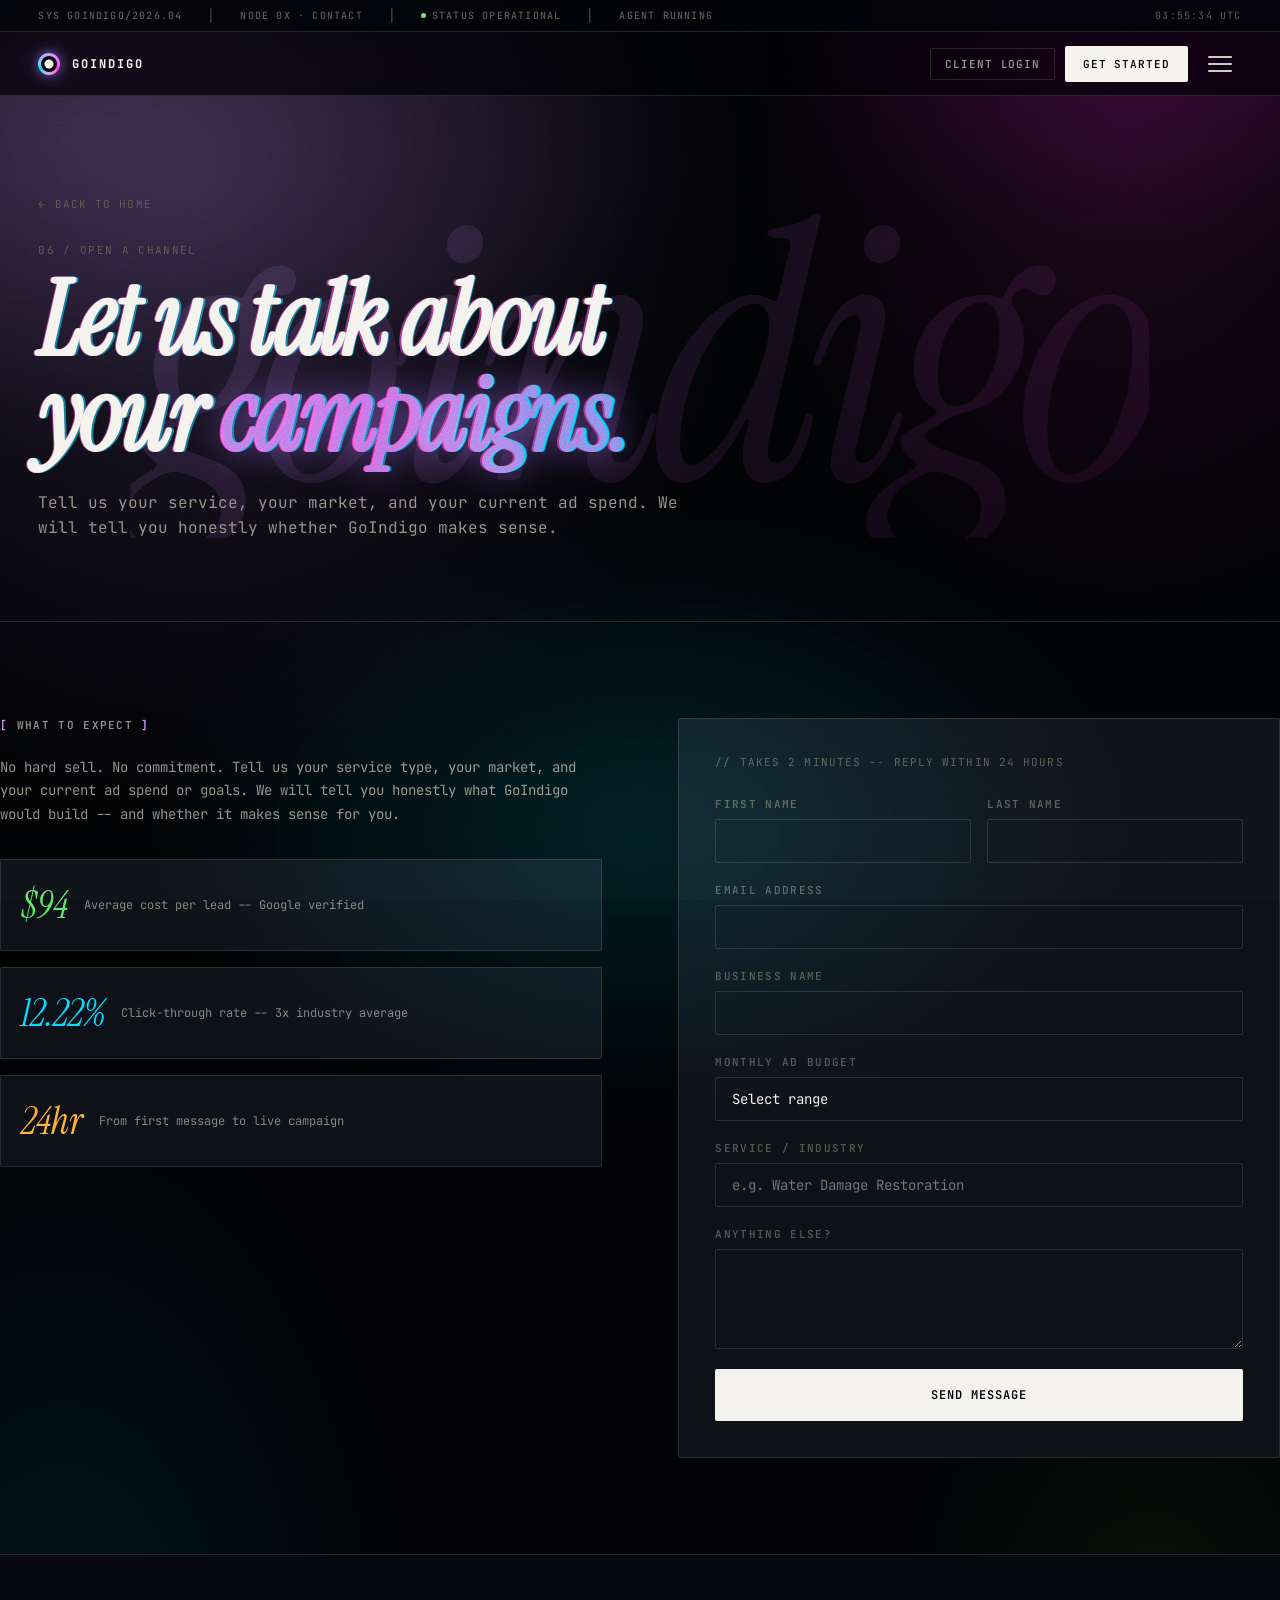
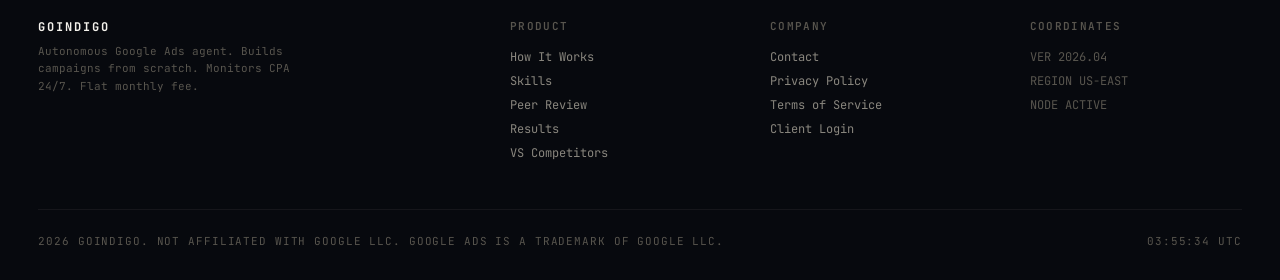
<file: contact.html>
<!DOCTYPE html>
<html lang="en" data-open="false">
<head>
<meta charset="UTF-8">
<meta name="viewport" content="width=device-width, initial-scale=1.0">
<title>Contact -- GoIndigo</title>
<link rel="preconnect" href="https://fonts.googleapis.com">
<link rel="preconnect" href="https://fonts.gstatic.com" crossorigin>
<link href="https://fonts.googleapis.com/css2?family=JetBrains+Mono:wght@300;400;500;600;700&family=Instrument+Serif:ital@0;1&display=swap" rel="stylesheet">
<link rel="stylesheet" href="assets/base.css">
<link rel="stylesheet" href="assets/trip.css">
</head>
<body>
<div id="meta-strip" class="meta-strip"></div>
<nav id="site-nav"></nav>
<div class="page-hero">
  <div class="hero-word" aria-hidden="true">goindigo</div>
  <div class="wrap page-hero__inner">
    <a href="index.html" class="page-hero__back">&larr; Back to Home</a>
    <span class="page-hero__tag">06 / Open a Channel</span>
    <h1>Let us talk about<br>your <span class="italic-serif accent">campaigns.</span></h1>
    <p class="page-hero__sub">Tell us your service, your market, and your current ad spend. We will tell you honestly whether GoIndigo makes sense.</p>
  </div>
</div>

<section class="section wrap">
  <div style="display:grid;grid-template-columns:1fr 1fr;gap:calc(var(--gutter)*2);align-items:start;" class="rv">
    <div>
      <span class="bracket" style="display:block;margin-bottom:24px;">What to Expect</span>
      <p style="font-size:var(--t-md);color:var(--fg-2);line-height:1.7;margin-bottom:32px;">No hard sell. No commitment. Tell us your service type, your market, and your current ad spend or goals. We will tell you honestly what GoIndigo would build -- and whether it makes sense for you.</p>
      <div style="display:flex;flex-direction:column;gap:16px;">
        <div style="padding:20px;border:1px solid var(--ink-line);border-radius:var(--radius);background:var(--ink-2);display:flex;gap:16px;align-items:center;">
          <span style="font-family:var(--font-serif);font-style:italic;font-size:var(--t-3xl);color:var(--green);">$94</span>
          <span style="font-size:var(--t-sm);color:var(--fg-2);">Average cost per lead -- Google verified</span>
        </div>
        <div style="padding:20px;border:1px solid var(--ink-line);border-radius:var(--radius);background:var(--ink-2);display:flex;gap:16px;align-items:center;">
          <span style="font-family:var(--font-serif);font-style:italic;font-size:var(--t-3xl);color:var(--cyan);">12.22%</span>
          <span style="font-size:var(--t-sm);color:var(--fg-2);">Click-through rate -- 3x industry average</span>
        </div>
        <div style="padding:20px;border:1px solid var(--ink-line);border-radius:var(--radius);background:var(--ink-2);display:flex;gap:16px;align-items:center;">
          <span style="font-family:var(--font-serif);font-style:italic;font-size:var(--t-3xl);color:var(--amber);">24hr</span>
          <span style="font-size:var(--t-sm);color:var(--fg-2);">From first message to live campaign</span>
        </div>
      </div>
    </div>
    <div style="border:1px solid var(--ink-line);border-radius:var(--radius);background:var(--ink-2);padding:36px;overflow:hidden;position:relative;">
      <div style="font-size:var(--t-xs);color:var(--fg-3);letter-spacing:0.10em;text-transform:uppercase;margin-bottom:28px;">// Takes 2 minutes -- Reply within 24 hours</div>
      <form action="https://formspree.io/f/mzdyjbvb" method="POST" style="display:flex;flex-direction:column;gap:20px;">
        <div class="form-row">
          <div class="form-group"><label>First Name</label><input type="text" name="first_name" required></div>
          <div class="form-group"><label>Last Name</label><input type="text" name="last_name" required></div>
        </div>
        <div class="form-group"><label>Email Address</label><input type="email" name="email" required></div>
        <div class="form-group"><label>Business Name</label><input type="text" name="business" required></div>
        <div class="form-group"><label>Monthly Ad Budget</label>
          <select name="budget">
            <option value="">Select range</option>
            <option>Under $1,000/mo</option>
            <option>$1,000 to $2,500/mo</option>
            <option>$2,500 to $5,000/mo</option>
            <option>$5,000 to $10,000/mo</option>
            <option>$10,000+/mo</option>
          </select>
        </div>
        <div class="form-group"><label>Service / Industry</label><input type="text" name="service" placeholder="e.g. Water Damage Restoration"></div>
        <div class="form-group"><label>Anything Else?</label><textarea name="message" rows="3"></textarea></div>
        <button type="submit" class="btn btn-primary" style="width:100%;justify-content:center;height:52px;"><span>Send Message</span></button>
      </form>
    </div>
  </div>
</section>
<footer id="site-footer"></footer>
<script src="assets/shell.js"></script>

</body>
</html>
</file>
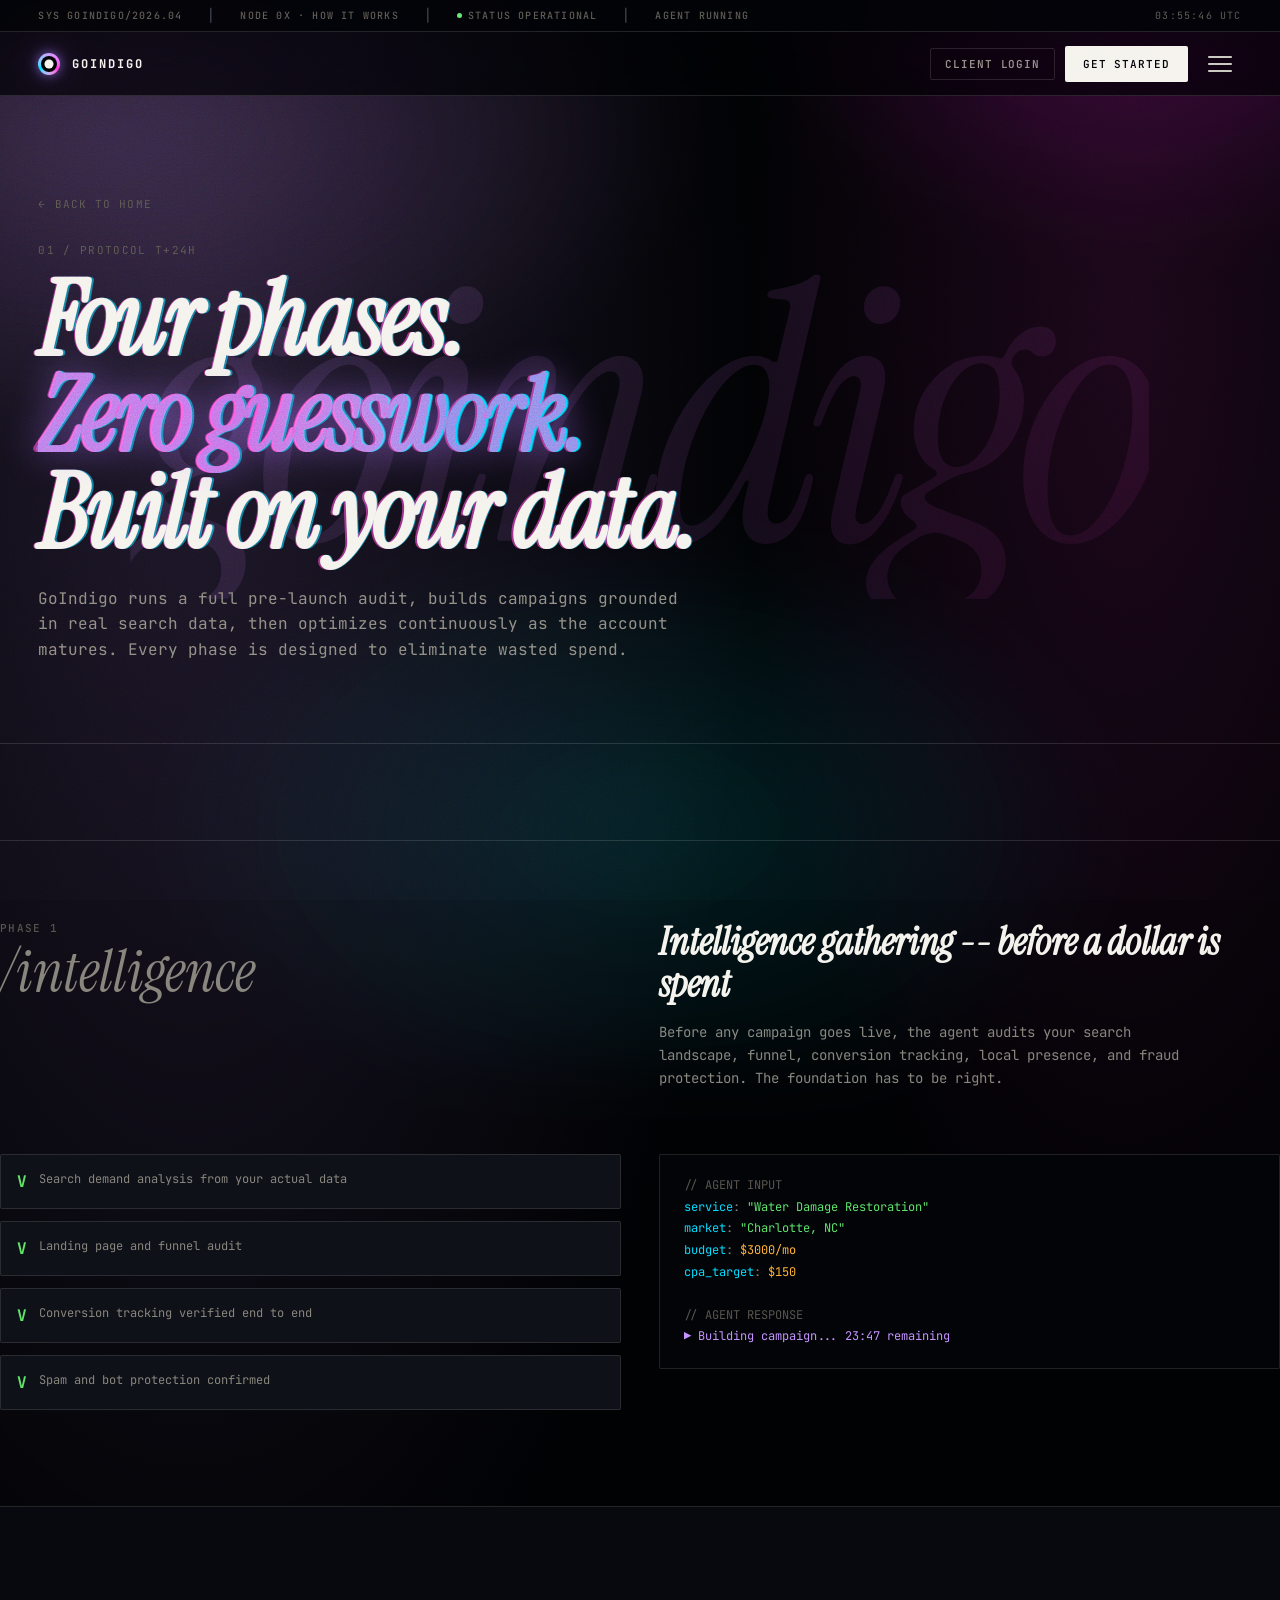
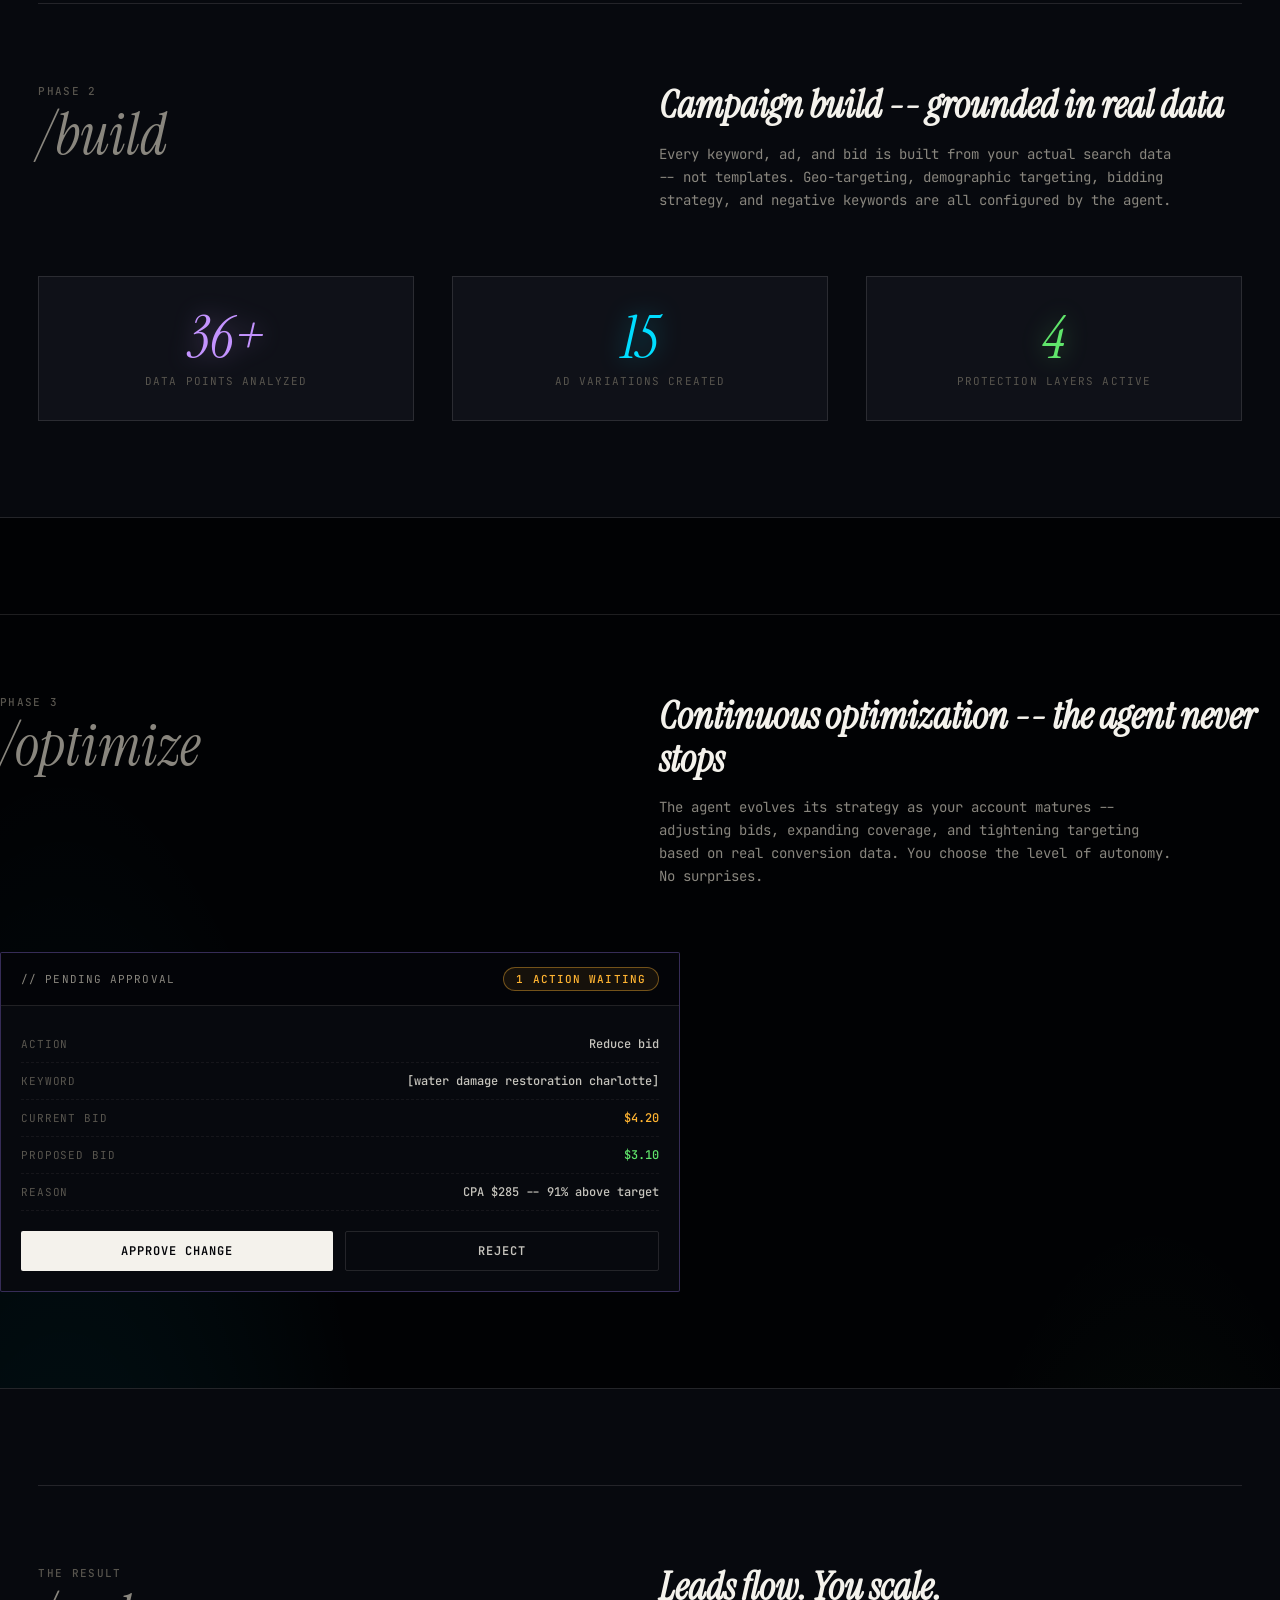
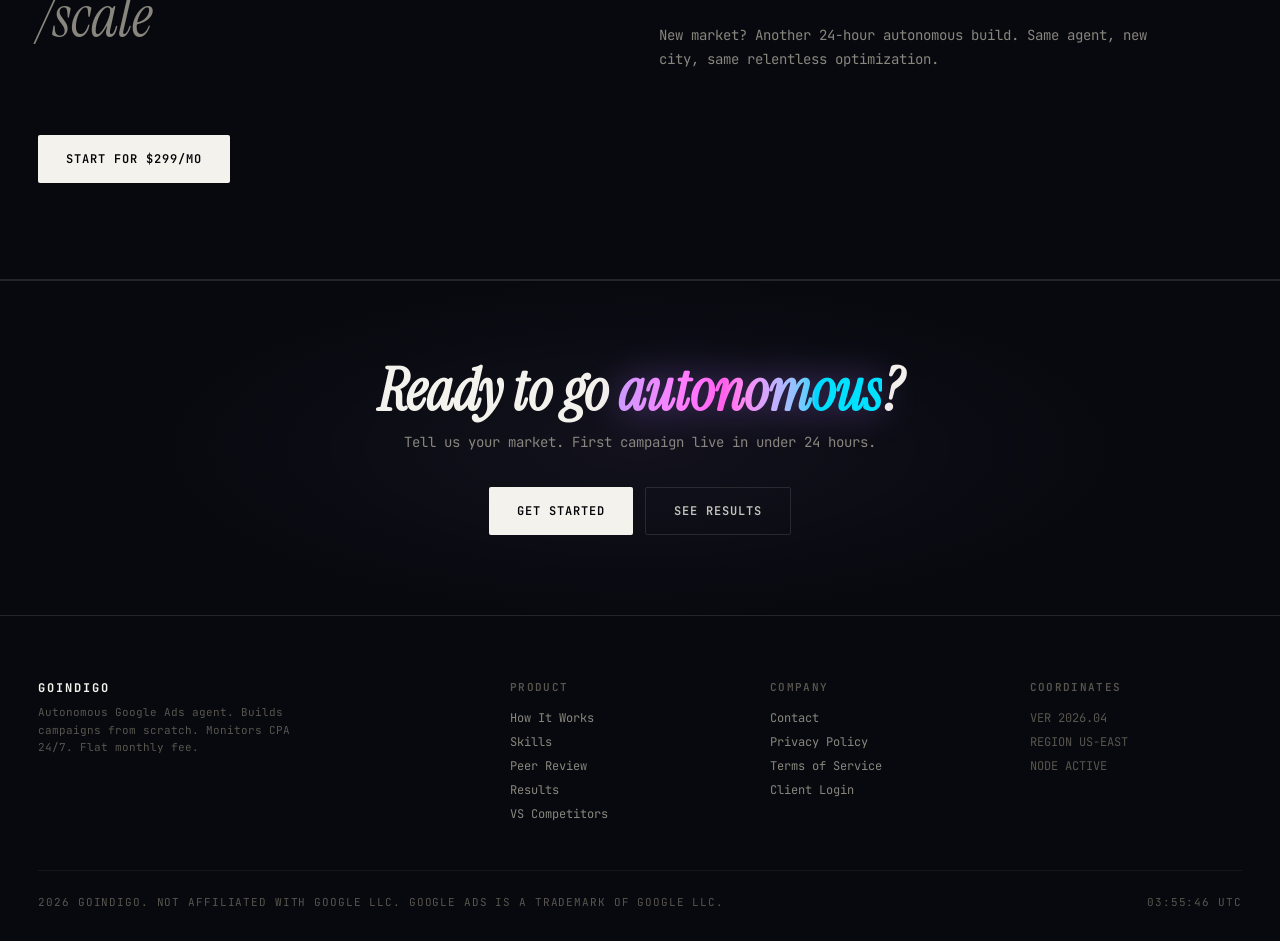
<file: how-it-works.html>
<!DOCTYPE html>
<html lang="en" data-open="false">
<head>
<meta charset="UTF-8">
<meta name="viewport" content="width=device-width, initial-scale=1.0">
<title>How It Works -- GoIndigo</title>
<link rel="preconnect" href="https://fonts.googleapis.com">
<link rel="preconnect" href="https://fonts.gstatic.com" crossorigin>
<link href="https://fonts.googleapis.com/css2?family=JetBrains+Mono:wght@300;400;500;600;700&family=Instrument+Serif:ital@0;1&display=swap" rel="stylesheet">
<link rel="stylesheet" href="assets/base.css">
<link rel="stylesheet" href="assets/trip.css">
</head>
<body>
<div id="meta-strip" class="meta-strip"></div>
<nav id="site-nav"></nav>
<div class="page-hero">
  <div class="hero-word" aria-hidden="true">goindigo</div>
  <div class="wrap page-hero__inner">
    <a href="index.html" class="page-hero__back">&larr; Back to Home</a>
    <span class="page-hero__tag">01 / Protocol T+24H</span>
    <h1>Four phases.<br><span class="italic-serif accent">Zero guesswork.</span><br>Built on your data.</h1>
    <p class="page-hero__sub">GoIndigo runs a full pre-launch audit, builds campaigns grounded in real search data, then optimizes continuously as the account matures. Every phase is designed to eliminate wasted spend.</p>
  </div>
</div>

<section class="section wrap">
  <div class="s-head rv">
    <div class="s-head__num"><span class="label-upper">Phase 1</span><span class="big serif italic-serif">/intelligence</span></div>
    <div class="s-head__title"><h2>Intelligence gathering -- before a dollar is spent</h2><p>Before any campaign goes live, the agent audits your search landscape, funnel, conversion tracking, local presence, and fraud protection. The foundation has to be right.</p></div>
  </div>
  <div style="display:grid;grid-template-columns:1fr 1fr;gap:var(--gutter);align-items:start;" class="rv">
    <ul style="list-style:none;display:flex;flex-direction:column;gap:12px;">
      <li style="display:flex;gap:12px;align-items:flex-start;padding:16px;border:1px solid var(--ink-line);border-radius:var(--radius);background:var(--ink-2);">
        <span style="color:var(--green);font-weight:700;flex-shrink:0;">V</span>
        <span style="font-size:var(--t-sm);color:var(--fg-2);">Search demand analysis from your actual data</span>
      </li>
      <li style="display:flex;gap:12px;align-items:flex-start;padding:16px;border:1px solid var(--ink-line);border-radius:var(--radius);background:var(--ink-2);">
        <span style="color:var(--green);font-weight:700;flex-shrink:0;">V</span>
        <span style="font-size:var(--t-sm);color:var(--fg-2);">Landing page and funnel audit</span>
      </li>
      <li style="display:flex;gap:12px;align-items:flex-start;padding:16px;border:1px solid var(--ink-line);border-radius:var(--radius);background:var(--ink-2);">
        <span style="color:var(--green);font-weight:700;flex-shrink:0;">V</span>
        <span style="font-size:var(--t-sm);color:var(--fg-2);">Conversion tracking verified end to end</span>
      </li>
      <li style="display:flex;gap:12px;align-items:flex-start;padding:16px;border:1px solid var(--ink-line);border-radius:var(--radius);background:var(--ink-2);">
        <span style="color:var(--green);font-weight:700;flex-shrink:0;">V</span>
        <span style="font-size:var(--t-sm);color:var(--fg-2);">Spam and bot protection confirmed</span>
      </li>
    </ul>
    <div class="code-block">
      <div><span class="tok-comment">// AGENT INPUT</span></div>
      <div><span class="tok-key">service</span>: <span class="tok-val">"Water Damage Restoration"</span></div>
      <div><span class="tok-key">market</span>: <span class="tok-val">"Charlotte, NC"</span></div>
      <div><span class="tok-key">budget</span>: <span class="tok-num">$3000/mo</span></div>
      <div><span class="tok-key">cpa_target</span>: <span class="tok-num">$150</span></div>
      <div>&nbsp;</div>
      <div><span class="tok-comment">// AGENT RESPONSE</span></div>
      <div><span class="tok-build">&#9654; Building campaign... 23:47 remaining</span></div>
    </div>
  </div>
</section>
<section class="section" style="background:var(--ink-1);border-top:1px solid var(--ink-line);border-bottom:1px solid var(--ink-line);">
  <div class="wrap">
    <div class="s-head rv">
      <div class="s-head__num"><span class="label-upper">Phase 2</span><span class="big serif italic-serif">/build</span></div>
      <div class="s-head__title"><h2>Campaign build -- grounded in real data</h2><p>Every keyword, ad, and bid is built from your actual search data -- not templates. Geo-targeting, demographic targeting, bidding strategy, and negative keywords are all configured by the agent.</p></div>
    </div>
    <div class="grid-3 rv">
      <div style="text-align:center;padding:32px 20px;border:1px solid var(--ink-line);background:var(--ink-2);">
        <div style="font-family:var(--font-serif);font-style:italic;font-size:var(--t-4xl);color:var(--indigo);filter:drop-shadow(0 0 12px oklch(78% 0.22 295 / 0.4));line-height:1;margin-bottom:8px;">36+</div>
        <div style="font-size:var(--t-xs);color:var(--fg-3);letter-spacing:0.10em;text-transform:uppercase;">Data Points Analyzed</div>
      </div>
      <div style="text-align:center;padding:32px 20px;border:1px solid var(--ink-line);background:var(--ink-2);">
        <div style="font-family:var(--font-serif);font-style:italic;font-size:var(--t-4xl);color:var(--cyan);filter:drop-shadow(0 0 12px oklch(82% 0.16 215 / 0.4));line-height:1;margin-bottom:8px;">15</div>
        <div style="font-size:var(--t-xs);color:var(--fg-3);letter-spacing:0.10em;text-transform:uppercase;">Ad Variations Created</div>
      </div>
      <div style="text-align:center;padding:32px 20px;border:1px solid var(--ink-line);background:var(--ink-2);">
        <div style="font-family:var(--font-serif);font-style:italic;font-size:var(--t-4xl);color:var(--green);filter:drop-shadow(0 0 12px oklch(82% 0.20 145 / 0.4));line-height:1;margin-bottom:8px;">4</div>
        <div style="font-size:var(--t-xs);color:var(--fg-3);letter-spacing:0.10em;text-transform:uppercase;">Protection Layers Active</div>
      </div>
    </div>
  </div>
</section>
<section class="section wrap">
  <div class="s-head rv">
    <div class="s-head__num"><span class="label-upper">Phase 3</span><span class="big serif italic-serif">/optimize</span></div>
    <div class="s-head__title"><h2>Continuous optimization -- the agent never stops</h2><p>The agent evolves its strategy as your account matures -- adjusting bids, expanding coverage, and tightening targeting based on real conversion data. You choose the level of autonomy. No surprises.</p></div>
  </div>
  <div style="border:1px solid oklch(78% 0.22 295 / 0.25);border-radius:var(--radius);background:var(--ink-1);overflow:hidden;max-width:680px;" class="rv">
    <div style="padding:14px 20px;border-bottom:1px solid var(--ink-line);background:var(--ink-0);display:flex;justify-content:space-between;align-items:center;">
      <span style="font-size:var(--t-xs);color:var(--fg-2);letter-spacing:0.10em;text-transform:uppercase;">// Pending Approval</span>
      <span class="pill pill--amber">1 Action Waiting</span>
    </div>
    <div style="padding:20px;">
      <div class="kv"><span class="kv__k">Action</span><span class="kv__v">Reduce bid</span></div>
      <div class="kv"><span class="kv__k">Keyword</span><span class="kv__v">[water damage restoration charlotte]</span></div>
      <div class="kv"><span class="kv__k">Current bid</span><span class="kv__v kv__v--amber">$4.20</span></div>
      <div class="kv"><span class="kv__k">Proposed bid</span><span class="kv__v kv__v--green">$3.10</span></div>
      <div class="kv"><span class="kv__k">Reason</span><span class="kv__v">CPA $285 -- 91% above target</span></div>
      <div style="display:flex;gap:12px;margin-top:20px;">
        <button class="btn btn-primary" style="height:40px;flex:1;"><span>Approve Change</span></button>
        <button class="btn btn-ghost" style="height:40px;flex:1;"><span>Reject</span></button>
      </div>
    </div>
  </div>
</section>
<section class="section" style="background:var(--ink-1);border-top:1px solid var(--ink-line);border-bottom:1px solid var(--ink-line);">
  <div class="wrap">
    <div class="s-head rv">
      <div class="s-head__num"><span class="label-upper">The Result</span><span class="big serif italic-serif">/scale</span></div>
      <div class="s-head__title"><h2>Leads flow. You scale.</h2><p>New market? Another 24-hour autonomous build. Same agent, new city, same relentless optimization.</p></div>
    </div>
    <div class="rv" style="margin-top:0;"><a href="contact.html" class="btn btn-primary"><span>Start for $299/mo</span></a></div>
  </div>
</section>
<div class="cta-strip"><div class="cta-strip__inner wrap rv"><h2>Ready to go <span class="italic-serif accent">autonomous</span>?</h2><p>Tell us your market. First campaign live in under 24 hours.</p><div class="cta-strip__btns"><a href="https://create-repl-danielt51.replit.app/client-intake" class="btn btn-primary"><span>Get Started</span></a><a href="results.html" class="btn btn-ghost"><span>See Results</span></a></div></div></div>
<footer id="site-footer"></footer>
<script src="assets/shell.js"></script>

</body>
</html>
</file>
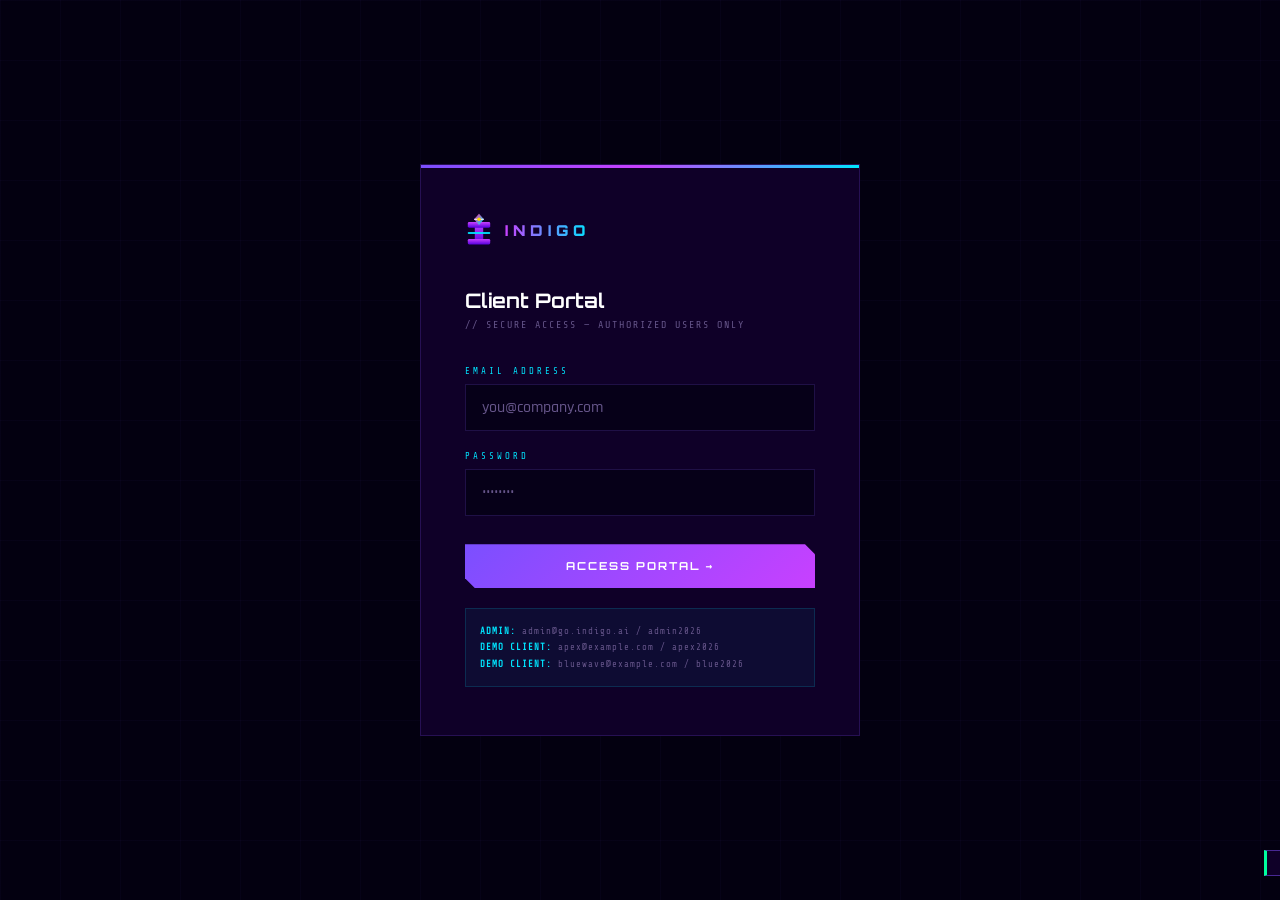
<file: indigo_portal.html>
<!DOCTYPE html>
<html lang="en">
<head>
<meta charset="UTF-8">
<meta name="viewport" content="width=device-width, initial-scale=1.0">
<title>Indigo — Client Portal</title>
<link href="https://fonts.googleapis.com/css2?family=Orbitron:wght@400;700;900&family=Rajdhani:wght@400;500;600;700&family=Share+Tech+Mono&display=swap" rel="stylesheet">
<style>
:root {
  --bk:#030010;--bk2:#060018;--bk3:#0A001F;--panel:#0F0028;--panel2:#150035;
  --border:rgba(130,80,255,.2);--bord2:rgba(130,80,255,.5);
  --neon:#7B4FFF;--neon2:#C840FF;--cyan:#00E5FF;--pink:#FF2D9B;
  --yel:#FFD600;--mint:#00FF9F;--org:#FF6B35;--red:#FF3B3B;
  --W:#FFFFFF;--lt:#C4B5FD;--mt:#66558A;--dt:#DDD0FF;
}
*{margin:0;padding:0;box-sizing:border-box}
html,body{height:100%;background:var(--bk);color:var(--dt);font-family:'Rajdhani',sans-serif;overflow-x:hidden}
a{text-decoration:none;color:inherit}

/* ── GRID BG ── */
.grid-bg{position:fixed;inset:0;z-index:0;pointer-events:none;
  background-image:linear-gradient(rgba(130,80,255,.03) 1px,transparent 1px),
  linear-gradient(90deg,rgba(130,80,255,.03) 1px,transparent 1px);
  background-size:60px 60px}

/* ── PAGE CONTROLLER ── */
.page{display:none;position:relative;z-index:1;min-height:100vh}
.page.active{display:flex}

/* ══════════════════════════════════════════
   LOGIN PAGE
══════════════════════════════════════════ */
#page-login{align-items:center;justify-content:center;padding:40px 24px}

.login-card{width:100%;max-width:440px;background:var(--panel);border:1px solid var(--border);position:relative;overflow:hidden}
.login-card::before{content:'';position:absolute;top:0;left:0;right:0;height:3px;
  background:linear-gradient(90deg,var(--neon),var(--neon2),var(--cyan))}
.login-inner{padding:48px 44px}

.login-logo{display:flex;align-items:center;gap:12px;margin-bottom:40px}
.login-logo svg{width:28px;height:35px}
.login-logo .wm{font-family:'Orbitron',monospace;font-size:15px;font-weight:900;letter-spacing:5px;
  background:linear-gradient(90deg,var(--neon2),var(--cyan));
  -webkit-background-clip:text;-webkit-text-fill-color:transparent;background-clip:text}

.login-title{font-family:'Orbitron',monospace;font-size:20px;font-weight:700;color:var(--W);margin-bottom:6px}
.login-sub{font-family:'Share Tech Mono',monospace;font-size:10px;letter-spacing:2px;color:var(--mt);margin-bottom:36px}

.form-group{margin-bottom:20px}
.form-label{font-family:'Share Tech Mono',monospace;font-size:9px;letter-spacing:3px;color:var(--cyan);display:block;margin-bottom:8px}
.form-input{width:100%;background:var(--bk2);border:1px solid var(--border);color:var(--W);
  font-family:'Rajdhani',sans-serif;font-size:16px;font-weight:500;
  padding:12px 16px;outline:none;transition:border-color .2s}
.form-input:focus{border-color:var(--neon)}
.form-input::placeholder{color:var(--mt)}

.login-error{background:rgba(255,59,59,.08);border:1px solid rgba(255,59,59,.3);
  border-left:3px solid var(--red);padding:10px 14px;margin-bottom:20px;
  font-family:'Share Tech Mono',monospace;font-size:10px;color:var(--red);letter-spacing:1px;display:none}
.login-error.show{display:block}

.btn-login{width:100%;padding:15px;font-family:'Orbitron',monospace;font-size:11px;font-weight:700;
  letter-spacing:2px;color:var(--W);border:none;cursor:pointer;margin-top:8px;
  background:linear-gradient(135deg,var(--neon),var(--neon2));
  clip-path:polygon(0 0,calc(100% - 10px) 0,100% 10px,100% 100%,10px 100%,0 calc(100% - 10px));
  transition:opacity .2s}
.btn-login:hover{opacity:.88}

.login-hint{margin-top:20px;padding:14px;background:rgba(0,229,255,.05);border:1px solid rgba(0,229,255,.15);
  font-family:'Share Tech Mono',monospace;font-size:9px;color:var(--mt);letter-spacing:1px;line-height:1.8}
.login-hint strong{color:var(--cyan)}

/* ══════════════════════════════════════════
   SHARED SHELL
══════════════════════════════════════════ */
.shell{width:100%;display:flex;flex-direction:column}

/* Top bar */
.topbar{height:60px;background:rgba(3,0,16,.92);backdrop-filter:blur(20px);
  border-bottom:1px solid var(--border);display:flex;align-items:center;
  justify-content:space-between;padding:0 32px;flex-shrink:0;position:sticky;top:0;z-index:100}
.tb-left{display:flex;align-items:center;gap:14px}
.tb-logo{display:flex;align-items:center;gap:10px}
.tb-logo svg{width:22px;height:28px}
.tb-logo .wm{font-family:'Orbitron',monospace;font-size:13px;font-weight:900;letter-spacing:4px;
  background:linear-gradient(90deg,var(--neon2),var(--cyan));
  -webkit-background-clip:text;-webkit-text-fill-color:transparent;background-clip:text}
.tb-divider{width:1px;height:24px;background:var(--border)}
.tb-context{font-family:'Share Tech Mono',monospace;font-size:9px;letter-spacing:2px;color:var(--mt)}
.tb-right{display:flex;align-items:center;gap:20px}
.tb-user{font-family:'Share Tech Mono',monospace;font-size:9px;letter-spacing:2px;color:var(--lt)}
.tb-signout{font-family:'Share Tech Mono',monospace;font-size:9px;letter-spacing:2px;color:var(--mt);
  cursor:pointer;transition:color .2s;background:none;border:none;padding:0}
.tb-signout:hover{color:var(--pink)}

/* Main layout */
.main-area{display:flex;flex:1;min-height:calc(100vh - 60px)}

/* Sidebar */
.sidebar{width:220px;flex-shrink:0;background:var(--bk2);border-right:1px solid var(--border);
  display:flex;flex-direction:column;padding:24px 0}
.sidebar-section{margin-bottom:8px}
.sidebar-section-label{font-family:'Share Tech Mono',monospace;font-size:8px;letter-spacing:3px;
  color:var(--mt);padding:0 20px;margin-bottom:8px}
.nav-item{display:flex;align-items:center;gap:10px;padding:10px 20px;
  font-size:14px;font-weight:600;color:var(--mt);cursor:pointer;transition:background .2s,color .2s;
  border-left:2px solid transparent}
.nav-item:hover{background:rgba(123,79,255,.06);color:var(--lt)}
.nav-item.active{background:rgba(123,79,255,.1);color:var(--W);border-left-color:var(--neon)}
.nav-item .ni-icon{font-family:'Share Tech Mono',monospace;font-size:10px;opacity:.6}

/* Content area */
.content{flex:1;padding:36px 40px;overflow-y:auto}
.content-tab{display:none}
.content-tab.active{display:block}

/* ══════════════════════════════════════════
   SHARED COMPONENTS
══════════════════════════════════════════ */
.page-header{margin-bottom:32px}
.page-tag{font-family:'Share Tech Mono',monospace;font-size:9px;letter-spacing:4px;color:var(--cyan);display:block;margin-bottom:8px}
.page-title{font-family:'Orbitron',monospace;font-size:24px;font-weight:900;color:var(--W)}
.page-sub{font-size:15px;color:var(--mt);margin-top:6px}

.card{background:var(--panel);border:1px solid var(--border)}
.card-head{padding:16px 20px;border-bottom:1px solid var(--border);display:flex;align-items:center;justify-content:space-between}
.card-title{font-family:'Orbitron',monospace;font-size:12px;font-weight:700;color:var(--W);letter-spacing:1px}
.card-body{padding:20px}

.stat-grid{display:grid;grid-template-columns:repeat(4,1fr);gap:16px;margin-bottom:28px}
.stat-card{background:var(--panel);border:1px solid var(--border);padding:22px 18px;position:relative}
.stat-card::before{content:'';position:absolute;top:0;left:0;right:0;height:2.5px}
.sc1::before{background:var(--mint)}.sc2::before{background:var(--neon)}.sc3::before{background:var(--yel)}.sc4::before{background:var(--cyan)}
.stat-val{font-family:'Orbitron',monospace;font-size:30px;font-weight:900;display:block;margin-bottom:4px}
.sc1 .stat-val{color:var(--mint)}.sc2 .stat-val{color:var(--neon)}.sc3 .stat-val{color:var(--yel)}.sc4 .stat-val{color:var(--cyan)}
.stat-lbl{font-family:'Share Tech Mono',monospace;font-size:8px;letter-spacing:2px;color:var(--mt)}
.stat-delta{font-size:12px;margin-top:6px}
.stat-delta.up{color:var(--mint)}.stat-delta.down{color:var(--red)}.stat-delta.neutral{color:var(--mt)}

.two-col{display:grid;grid-template-columns:1fr 1fr;gap:20px;margin-bottom:20px}
.three-col{display:grid;grid-template-columns:1fr 1fr 1fr;gap:16px;margin-bottom:20px}

/* Bar chart */
.bar-chart{padding:4px 0}
.bc-row{display:flex;align-items:center;gap:10px;margin-bottom:10px}
.bc-label{font-family:'Share Tech Mono',monospace;font-size:8px;color:var(--mt);width:100px;flex-shrink:0;text-align:right}
.bc-track{flex:1;background:rgba(130,80,255,.1);height:8px;border-radius:1px;overflow:hidden}
.bc-fill{height:100%;border-radius:1px;transition:width 1.2s cubic-bezier(.16,1,.3,1)}
.bc-val{font-family:'Orbitron',monospace;font-size:10px;font-weight:700;width:48px;flex-shrink:0}

/* Campaign table */
.camp-table{width:100%;border-collapse:collapse}
.camp-table th{font-family:'Share Tech Mono',monospace;font-size:8px;letter-spacing:2px;
  color:var(--mt);padding:10px 14px;text-align:left;border-bottom:1px solid var(--border);
  background:var(--bk3)}
.camp-table td{padding:12px 14px;border-bottom:1px solid rgba(130,80,255,.08);font-size:14px;font-weight:500;color:var(--lt)}
.camp-table tr:last-child td{border-bottom:none}
.camp-table tr:hover td{background:rgba(123,79,255,.04)}
.status-badge{display:inline-flex;align-items:center;gap:5px;padding:3px 10px;
  font-family:'Share Tech Mono',monospace;font-size:8px;letter-spacing:1px}
.badge-live{background:rgba(0,255,159,.08);border:1px solid rgba(0,255,159,.25);color:var(--mint)}
.badge-live::before{content:'';width:5px;height:5px;border-radius:50%;background:var(--mint);animation:bpip 1.6s infinite}
.badge-paused{background:rgba(255,107,53,.08);border:1px solid rgba(255,107,53,.25);color:var(--org)}
.badge-building{background:rgba(255,214,0,.08);border:1px solid rgba(255,214,0,.25);color:var(--yel)}
@keyframes bpip{0%,100%{opacity:1}50%{opacity:.3}}

.cpa-good{color:var(--mint)}.cpa-warn{color:var(--yel)}.cpa-bad{color:var(--red)}

/* Alerts */
.alert-list{display:flex;flex-direction:column;gap:8px}
.alert-item{padding:11px 14px;font-family:'Share Tech Mono',monospace;font-size:9px;
  letter-spacing:.5px;line-height:1.65;border-left:3px solid}
.al-warn{background:rgba(255,45,155,.06);border-left-color:var(--pink);border:1px solid rgba(255,45,155,.2);border-left:3px solid var(--pink);color:var(--lt)}
.al-win {background:rgba(0,255,159,.05);border-left-color:var(--mint);border:1px solid rgba(0,255,159,.18);border-left:3px solid var(--mint);color:var(--lt)}
.al-info{background:rgba(0,229,255,.05);border-left-color:var(--cyan);border:1px solid rgba(0,229,255,.18);border-left:3px solid var(--cyan);color:var(--lt)}
.al-time{color:var(--mt);margin-top:4px;font-size:8px}

/* Mini sparkline */
.sparkline{height:40px;display:flex;align-items:flex-end;gap:3px;padding:4px 0}
.spark-bar{flex:1;background:var(--neon);opacity:.5;border-radius:1px 1px 0 0;transition:opacity .2s}
.spark-bar:hover{opacity:1}
.spark-bar.highlight{background:var(--cyan);opacity:.9}

/* Buttons */
.btn{display:inline-flex;align-items:center;gap:6px;font-family:'Orbitron',monospace;
  font-size:10px;font-weight:700;letter-spacing:1px;padding:9px 20px;cursor:pointer;border:none;
  clip-path:polygon(0 0,calc(100% - 8px) 0,100% 8px,100% 100%,8px 100%,0 calc(100% - 8px));
  transition:opacity .2s}
.btn:hover{opacity:.85}
.btn-primary{background:linear-gradient(135deg,var(--neon),var(--neon2));color:var(--W)}
.btn-sm{padding:6px 14px;font-size:9px}
.btn-ghost{background:rgba(123,79,255,.12);border:1px solid rgba(123,79,255,.35);color:var(--neon)}
.btn-danger{background:rgba(255,59,59,.12);border:1px solid rgba(255,59,59,.35);color:var(--red)}
.btn-cyan{background:rgba(0,229,255,.1);border:1px solid rgba(0,229,255,.3);color:var(--cyan)}

/* Modal */
.modal-overlay{position:fixed;inset:0;background:rgba(0,0,0,.75);z-index:500;
  display:none;align-items:center;justify-content:center;padding:24px}
.modal-overlay.open{display:flex}
.modal{background:var(--panel);border:1px solid var(--bord2);width:100%;max-width:520px;position:relative}
.modal::before{content:'';position:absolute;top:0;left:0;right:0;height:3px;
  background:linear-gradient(90deg,var(--neon),var(--neon2),var(--cyan))}
.modal-head{padding:24px 28px 18px;border-bottom:1px solid var(--border);display:flex;justify-content:space-between;align-items:center}
.modal-title{font-family:'Orbitron',monospace;font-size:15px;font-weight:700;color:var(--W)}
.modal-close{background:none;border:none;color:var(--mt);font-size:20px;cursor:pointer;transition:color .2s;line-height:1}
.modal-close:hover{color:var(--W)}
.modal-body{padding:24px 28px}
.modal-foot{padding:16px 28px 24px;display:flex;gap:10px;justify-content:flex-end}

.form-row{display:grid;grid-template-columns:1fr 1fr;gap:16px;margin-bottom:16px}
.form-group-sm{margin-bottom:16px}
.form-label-sm{font-family:'Share Tech Mono',monospace;font-size:8px;letter-spacing:3px;
  color:var(--cyan);display:block;margin-bottom:6px}
.form-input-sm{width:100%;background:var(--bk2);border:1px solid var(--border);color:var(--W);
  font-family:'Rajdhani',sans-serif;font-size:15px;padding:10px 14px;outline:none;transition:border-color .2s}
.form-input-sm:focus{border-color:var(--neon)}
.form-select{appearance:none;background-image:url("data:image/svg+xml,%3Csvg xmlns='http://www.w3.org/2000/svg' width='12' height='8' viewBox='0 0 12 8'%3E%3Cpath d='M1 1l5 5 5-5' stroke='%2366558A' stroke-width='1.5' fill='none'/%3E%3C/svg%3E");background-repeat:no-repeat;background-position:right 12px center}

/* ══════════════════════════════════════════
   ADMIN — CLIENTS TAB
══════════════════════════════════════════ */
.client-grid{display:grid;grid-template-columns:repeat(auto-fill,minmax(320px,1fr));gap:16px}
.client-card{background:var(--panel);border:1px solid var(--border);transition:border-color .2s}
.client-card:hover{border-color:var(--bord2)}
.client-card-top{padding:18px 20px;border-bottom:1px solid var(--border);display:flex;align-items:center;justify-content:space-between}
.client-avatar{width:38px;height:38px;border-radius:50%;background:linear-gradient(135deg,var(--neon),var(--neon2));
  display:flex;align-items:center;justify-content:center;font-family:'Orbitron',monospace;
  font-size:12px;font-weight:900;color:var(--W);flex-shrink:0}
.client-name-wrap{flex:1;padding:0 12px}
.client-name{font-family:'Orbitron',monospace;font-size:13px;font-weight:700;color:var(--W)}
.client-login{font-family:'Share Tech Mono',monospace;font-size:8px;letter-spacing:1px;color:var(--mt);margin-top:3px}
.client-actions{display:flex;gap:6px}
.client-stats{padding:16px 20px;display:grid;grid-template-columns:repeat(3,1fr);gap:0}
.cs-item{text-align:center;padding:0 8px;border-right:1px solid var(--border)}
.cs-item:last-child{border-right:none}
.cs-val{font-family:'Orbitron',monospace;font-size:16px;font-weight:700;display:block}
.cs1 .cs-val{color:var(--mint)}.cs2 .cs-val{color:var(--neon)}.cs3 .cs-val{color:var(--yel)}
.cs-lbl{font-family:'Share Tech Mono',monospace;font-size:7px;letter-spacing:1px;color:var(--mt)}
.client-footer{padding:10px 20px;display:flex;align-items:center;justify-content:space-between}
.client-cred{font-family:'Share Tech Mono',monospace;font-size:8px;color:var(--mt);letter-spacing:1px}

/* Copy password button */
.copy-btn{font-family:'Share Tech Mono',monospace;font-size:8px;letter-spacing:1px;color:var(--cyan);
  background:rgba(0,229,255,.07);border:1px solid rgba(0,229,255,.2);padding:3px 8px;cursor:pointer;transition:background .2s}
.copy-btn:hover{background:rgba(0,229,255,.14)}

/* ══════════════════════════════════════════
   CLIENT DASHBOARD
══════════════════════════════════════════ */
.live-badge{display:inline-flex;align-items:center;gap:7px;
  background:rgba(0,255,159,.07);border:1px solid rgba(0,255,159,.22);
  padding:5px 14px;font-family:'Share Tech Mono',monospace;font-size:9px;letter-spacing:2px;color:var(--mint);margin-bottom:20px}
.live-dot{width:6px;height:6px;border-radius:50%;background:var(--mint);animation:bpip 1.6s infinite}

.trend-row{display:flex;align-items:center;gap:8px;margin-top:6px}
.trend-up{color:var(--mint);font-size:12px}.trend-dn{color:var(--red);font-size:12px}
.trend-lbl{font-family:'Share Tech Mono',monospace;font-size:8px;color:var(--mt)}

/* Progress rings (CPA) */
.cpa-ring-wrap{display:flex;align-items:center;gap:18px}
.cpa-ring{position:relative;width:72px;height:72px;flex-shrink:0}
.cpa-ring svg{transform:rotate(-90deg)}
.cpa-ring-val{position:absolute;inset:0;display:flex;align-items:center;justify-content:center;
  font-family:'Orbitron',monospace;font-size:11px;font-weight:700}
.cpa-info{}
.cpa-name{font-family:'Orbitron',monospace;font-size:11px;font-weight:700;color:var(--W);margin-bottom:3px}
.cpa-sub{font-family:'Share Tech Mono',monospace;font-size:8px;color:var(--mt);letter-spacing:1px}

/* Monthly chart (faked with CSS bars) */
.month-chart{padding:8px 0}
.mc-bars{display:flex;align-items:flex-end;gap:6px;height:80px;margin-bottom:8px}
.mc-bar{flex:1;border-radius:2px 2px 0 0;transition:opacity .2s;position:relative;cursor:pointer}
.mc-bar:hover{opacity:.75}
.mc-bar-label{position:absolute;top:-18px;left:50%;transform:translateX(-50%);
  font-family:'Orbitron',monospace;font-size:9px;font-weight:700;white-space:nowrap;display:none}
.mc-bar:hover .mc-bar-label{display:block}
.mc-months{display:flex;gap:6px}
.mc-month{flex:1;text-align:center;font-family:'Share Tech Mono',monospace;font-size:7px;color:var(--mt)}

/* Reports tab */
.report-card{background:var(--panel);border:1px solid var(--border);margin-bottom:14px}
.rc-head{padding:14px 18px;border-bottom:1px solid var(--border);display:flex;justify-content:space-between;align-items:center}
.rc-title{font-family:'Orbitron',monospace;font-size:12px;font-weight:700;color:var(--W)}
.rc-date{font-family:'Share Tech Mono',monospace;font-size:8px;color:var(--mt);letter-spacing:1px}
.rc-body{padding:16px 18px;display:grid;grid-template-columns:repeat(4,1fr);gap:12px}
.rc-stat .rv{font-family:'Orbitron',monospace;font-size:18px;font-weight:700;color:var(--W);display:block;margin-bottom:3px}
.rc-stat .rl{font-family:'Share Tech Mono',monospace;font-size:7px;letter-spacing:2px;color:var(--mt)}
.rc-foot{padding:10px 18px;display:flex;justify-content:flex-end}

/* Toast */
.toast{position:fixed;bottom:24px;right:24px;z-index:999;
  background:var(--panel);border:1px solid var(--bord2);border-left:3px solid var(--mint);
  padding:12px 18px;font-family:'Share Tech Mono',monospace;font-size:10px;color:var(--mint);
  letter-spacing:1px;transform:translateX(120%);transition:transform .3s;pointer-events:none}
.toast.show{transform:translateX(0)}

/* ─── MOBILE HAMBURGER ─── */
.hamburger{display:none;flex-direction:column;justify-content:center;gap:5px;
  width:36px;height:36px;cursor:pointer;background:none;border:1px solid var(--bord);
  padding:7px;flex-shrink:0;transition:border-color .2s}
.hamburger:hover{border-color:var(--bord2)}
.hamburger span{display:block;height:2px;background:var(--lt);border-radius:1px;
  transition:transform .25s,opacity .25s,width .25s}
.hamburger.open span:nth-child(1){transform:translateY(7px) rotate(45deg)}
.hamburger.open span:nth-child(2){opacity:0;width:0}
.hamburger.open span:nth-child(3){transform:translateY(-7px) rotate(-45deg)}

/* Mobile slide-down menu */
.mobile-menu{
  display:none;position:fixed;top:68px;left:0;right:0;z-index:199;
  background:rgba(4,0,14,.97);backdrop-filter:blur(24px);
  border-bottom:1px solid var(--bord2);
  flex-direction:column;padding:8px 0 16px;
  transform:translateY(-8px);opacity:0;
  transition:transform .25s ease,opacity .25s ease}
.mobile-menu.open{transform:translateY(0);opacity:1}
.mobile-menu a{
  font-family:'Share Tech Mono',monospace;font-size:12px;letter-spacing:2px;
  color:var(--mt);padding:14px 28px;display:block;
  border-bottom:1px solid rgba(139,92,246,.08);transition:color .2s,background .2s}
.mobile-menu a:last-child{border-bottom:none}
.mobile-menu a:hover{color:var(--W);background:rgba(139,92,246,.08)}
.mobile-menu a.active{color:var(--cyan)}
.mobile-menu .mm-login{color:var(--mint)!important}
.mobile-menu .mm-cta{
  color:var(--W)!important;background:linear-gradient(135deg,var(--neon),var(--neon2))!important;
  margin:10px 24px 0;text-align:center;font-weight:700;border:none!important}
.mobile-menu .mm-cta:hover{opacity:.88!important}

@media(max-width:768px){
  .hamburger{display:flex}
  .mobile-menu{display:flex}
  .nav-links{display:none!important}
}

/* ─── PORTAL MOBILE ─── */
@media(max-width:768px){

  /* Sidebar — hidden off-screen, slides in */
  .sidebar{
    position:fixed;left:-260px;top:60px;bottom:0;z-index:300;
    width:240px;transition:left .28s ease;
    box-shadow:4px 0 24px rgba(0,0,0,.6)
  }
  .sidebar.mob-open{left:0}

  /* Overlay behind open sidebar */
  .sidebar-overlay{
    display:none;position:fixed;inset:0;z-index:299;
    background:rgba(0,0,0,.6);top:60px
  }
  .sidebar-overlay.show{display:block}

  /* Main content fills full width */
  .main-area{flex-direction:column}
  .content-wrap,.content-area,.page-content{
    width:100%!important;padding:16px!important
  }

  /* Topbar — tighter on mobile */
  .topbar{padding:0 16px}
  .tb-right .tb-email{display:none}

  /* Stat grid: 2 columns on mobile */
  .stat-grid{grid-template-columns:1fr 1fr!important;gap:10px}

  /* Two/three col → single col */
  .two-col{grid-template-columns:1fr!important}
  .three-col{grid-template-columns:1fr!important}

  /* Cards full width */
  .card{margin-bottom:14px}

  /* Tables — horizontal scroll */
  .table-wrap,.table-scroll{overflow-x:auto;-webkit-overflow-scrolling:touch}
  table{min-width:500px}

  /* Stat values smaller */
  .stat-val{font-size:26px!important}

  /* Modals full-screen on mobile */
  .modal-box{width:95vw!important;margin:16px auto}

  /* Menu toggle button in topbar */
  .mob-menu-btn{display:none}
    width:36px;height:36px;background:rgba(139,92,246,.1);
    border:1px solid rgba(139,92,246,.3);cursor:pointer;flex-shrink:0
  }
  .mob-menu-btn span{
    display:block;width:16px;height:2px;background:#C4B5FD;
    position:relative;transition:.25s
  }
  .mob-menu-btn span::before,.mob-menu-btn span::after{
    content:'';position:absolute;left:0;width:16px;height:2px;
    background:#C4B5FD;transition:.25s
  }
  .mob-menu-btn span::before{top:-5px}
  .mob-menu-btn span::after{top:5px}
  .mob-menu-btn.open span{background:transparent}
  .mob-menu-btn.open span::before{transform:rotate(45deg);top:0}
  .mob-menu-btn.open span::after{transform:rotate(-45deg);top:0}
}
/* ─── MOBILE PORTAL ─── */
@media(max-width:768px){
  .page.active{flex-direction:column!important}
  .sidebar{
    width:100%!important;height:auto!important;min-height:auto!important;
    position:relative!important;overflow:visible!important;
    padding:10px 16px!important;border-right:none!important;
    border-bottom:1px solid rgba(139,92,246,.25)!important;
    display:flex!important;flex-wrap:wrap!important;align-items:center!important;gap:4px!important
  }
  .sidebar h3{display:none!important}
  .nav-item{padding:6px 10px!important;font-size:9px!important;white-space:nowrap!important}
  .main-area{
    width:100%!important;flex:1!important;
    padding:16px!important;overflow-x:hidden!important;overflow-y:auto!important
  }
  .topbar{flex-wrap:wrap!important;gap:8px!important;padding:10px 0!important;font-size:10px!important}
  .stat-grid{grid-template-columns:1fr 1fr!important;gap:10px!important}
  .stat-card{padding:14px 12px!important}
  .stat-card .sv{font-size:24px!important}
  .client-grid{grid-template-columns:1fr!important;gap:12px!important}
  .camp-table{font-size:10px!important;display:block!important;overflow-x:auto!important;width:100%!important}
  .camp-table th,.camp-table td{padding:8px 6px!important;white-space:nowrap!important}
  .content-tab h2{font-size:20px!important}
  .content-tab p{font-size:13px!important}
  .spend-table{font-size:13px!important}
  .spend-table td{padding:6px 0!important}
  .alert-card{padding:12px!important;font-size:12px!important}
  .chart-grid{grid-template-columns:1fr!important}
  .report-grid{grid-template-columns:1fr!important}
  .login-grid{grid-template-columns:1fr!important}
}
</style>
</head>
<body>
<div class="grid-bg"></div>

<!-- TOAST -->
<div class="toast" id="toast"></div>

<!-- ══════════════════════════════════════
     PAGE: LOGIN
══════════════════════════════════════ -->
<div class="page active" id="page-login">
  <div class="login-card">
    <div class="login-inner">
      <div class="login-logo">
        <svg viewBox="0 0 40 50" fill="none">
          <defs>
            <linearGradient id="lg1" x1="0" y1="0" x2="0" y2="1"><stop offset="0%" stop-color="#C840FF"/><stop offset="100%" stop-color="#5500DD"/></linearGradient>
            <linearGradient id="lg2" x1="0" y1="0" x2="1" y2="1"><stop offset="0%" stop-color="#FF2D9B"/><stop offset="100%" stop-color="#00E5FF"/></linearGradient>
          </defs>
          <rect x="14" y="15" width="12" height="28" rx="2" fill="url(#lg1)"/>
          <rect x="4" y="13" width="32" height="8" rx="2" fill="url(#lg1)"/>
          <rect x="4" y="37" width="32" height="8" rx="2" fill="url(#lg1)"/>
          <rect x="4" y="27" width="32" height="3" rx="1" fill="#00E5FF" opacity=".9"/>
          <polygon points="20,1 27,9 20,17 13,9" fill="url(#lg2)"/>
          <line x1="13" y1="9" x2="27" y2="9" stroke="white" stroke-width="1.5" opacity=".9"/>
          <circle cx="20" cy="9" r="2.5" fill="#FFD600"/>
        </svg>
        <span class="wm">INDIGO</span>
      </div>
      <div class="login-title">Client Portal</div>
      <div class="login-sub">// SECURE ACCESS — AUTHORIZED USERS ONLY</div>

      <div class="login-error" id="login-error">INVALID CREDENTIALS — TRY AGAIN</div>

      <div class="form-group">
        <label class="form-label">EMAIL ADDRESS</label>
        <input class="form-input" id="login-email" type="email" placeholder="you@company.com" autocomplete="username">
      </div>
      <div class="form-group">
        <label class="form-label">PASSWORD</label>
        <input class="form-input" id="login-pass" type="password" placeholder="••••••••" autocomplete="current-password">
      </div>

      <button class="btn-login" onclick="handleLogin()">ACCESS PORTAL →</button>

      <div class="login-hint">
        <strong>ADMIN:</strong> admin@go.indigo.ai / admin2026<br>
        <strong>DEMO CLIENT:</strong> apex@example.com / apex2026<br>
        <strong>DEMO CLIENT:</strong> bluewave@example.com / blue2026
      </div>
    </div>
  </div>
</div>

<!-- ══════════════════════════════════════
     PAGE: ADMIN PORTAL
══════════════════════════════════════ -->
<div class="page" id="page-admin">
  <div class="shell">
    <div class="topbar">
      <div class="tb-left">
        <div class="tb-logo">
          <svg viewBox="0 0 40 50" fill="none" width="22" height="28">
            <defs>
              <linearGradient id="tl1" x1="0" y1="0" x2="0" y2="1"><stop offset="0%" stop-color="#C840FF"/><stop offset="100%" stop-color="#5500DD"/></linearGradient>
              <linearGradient id="tl2" x1="0" y1="0" x2="1" y2="1"><stop offset="0%" stop-color="#FF2D9B"/><stop offset="100%" stop-color="#00E5FF"/></linearGradient>
            </defs>
            <rect x="14" y="15" width="12" height="28" rx="2" fill="url(#tl1)"/>
            <rect x="4" y="13" width="32" height="8" rx="2" fill="url(#tl1)"/>
            <rect x="4" y="37" width="32" height="8" rx="2" fill="url(#tl1)"/>
            <rect x="4" y="27" width="32" height="3" rx="1" fill="#00E5FF" opacity=".9"/>
            <polygon points="20,1 27,9 20,17 13,9" fill="url(#tl2)"/>
          </svg>
          <span class="wm">INDIGO</span>
        </div>
        <div class="tb-divider"></div>
        <span class="tb-context">ADMIN CONSOLE</span>
      </div>
      <div class="tb-right">
        <span class="tb-user" id="admin-user-label">admin@go.indigo.ai</span>
        <button class="tb-signout" onclick="signOut()">SIGN OUT</button>
      </div>
    </div>
    <div class="main-area">
      <!-- Sidebar -->
      <div class="sidebar">
        <div class="sidebar-section">
          <div class="sidebar-section-label">MAIN</div>
          <div class="nav-item active" onclick="adminTab('overview',this)"><span class="ni-icon">◈</span> Overview</div>
          <div class="nav-item" onclick="adminTab('clients',this)"><span class="ni-icon">◈</span> Clients</div>
        </div>
        <div class="sidebar-section">
          <div class="sidebar-section-label">REPORTS</div>
          <div class="nav-item" onclick="adminTab('all-campaigns',this)"><span class="ni-icon">◈</span> All Campaigns</div>
          <div class="nav-item" onclick="adminTab('alerts',this)"><span class="ni-icon">◈</span> Agent Alerts</div>
        </div>
        <div class="sidebar-section" style="margin-top:auto;padding-top:16px">
          <div class="sidebar-section-label">ACCESS</div>
          <div class="nav-item" onclick="adminTab('access',this)"><span class="ni-icon">◈</span> Manage Logins</div>
        </div>
      </div>
      <!-- Content -->
      <div class="content">

        <!-- OVERVIEW TAB -->
        <div class="content-tab active" id="tab-overview">
          <div class="page-header">
            <span class="page-tag">// ADMIN OVERVIEW</span>
            <h1 class="page-title">Agency Dashboard</h1>
            <p class="page-sub">All clients, campaigns, and performance — at a glance.</p>
          </div>
          <div class="stat-grid">
            <div class="stat-card sc1">
              <span class="stat-val">4</span>
              <span class="stat-lbl">ACTIVE CLIENTS</span>
              <div class="stat-delta up">↑ 1 this month</div>
            </div>
            <div class="stat-card sc2">
              <span class="stat-val">11</span>
              <span class="stat-lbl">LIVE CAMPAIGNS</span>
              <div class="stat-delta up">↑ 2 this month</div>
            </div>
            <div class="stat-card sc3">
              <span class="stat-val">$94</span>
              <span class="stat-lbl">AVG CPA (PORTFOLIO)</span>
              <div class="stat-delta up">↓ 12% vs last month</div>
            </div>
            <div class="stat-card sc4">
              <span class="stat-val">12.2%</span>
              <span class="stat-lbl">AVG CTR</span>
              <div class="stat-delta up">↑ 0.8% vs last month</div>
            </div>
          </div>

          <div class="two-col">
            <div class="card">
              <div class="card-head">
                <span class="card-title">SPEND BY CLIENT — THIS MONTH</span>
              </div>
              <div class="card-body">
                <div class="bar-chart">
                  <div class="bc-row"><span class="bc-label">Apex Restoration</span><div class="bc-track"><div class="bc-fill" style="width:100%;background:var(--neon)"></div></div><span class="bc-val" style="color:var(--neon)">$4,850</span></div>
                  <div class="bc-row"><span class="bc-label">BlueWave HVAC</span><div class="bc-track"><div class="bc-fill" style="width:72%;background:var(--cyan)"></div></div><span class="bc-val" style="color:var(--cyan)">$3,480</span></div>
                  <div class="bc-row"><span class="bc-label">Summit Electric</span><div class="bc-track"><div class="bc-fill" style="width:54%;background:var(--mint)"></div></div><span class="bc-val" style="color:var(--mint)">$2,620</span></div>
                  <div class="bc-row"><span class="bc-label">Peak Plumbing</span><div class="bc-track"><div class="bc-fill" style="width:38%;background:var(--yel)"></div></div><span class="bc-val" style="color:var(--yel)">$1,850</span></div>
                </div>
              </div>
            </div>
            <div class="card">
              <div class="card-head">
                <span class="card-title">RECENT AGENT ACTIVITY</span>
              </div>
              <div class="card-body">
                <div class="alert-list">
                  <div class="alert-item al-win">★ Apex NC Campaign — $32.50 CPA · Scale winner detected<div class="al-time">2 hours ago</div></div>
                  <div class="alert-item al-warn">▲ BlueWave Market 2 — CPA $491, exceeds $150 target<div class="al-time">4 hours ago</div></div>
                  <div class="alert-item al-info">◈ Summit Electric — New campaign launched in Phoenix AZ<div class="al-time">Yesterday</div></div>
                  <div class="alert-item al-win">★ Peak Plumbing — CTR increased to 9.4% after copy test<div class="al-time">2 days ago</div></div>
                </div>
              </div>
            </div>
          </div>
        </div>

        <!-- CLIENTS TAB -->
        <div class="content-tab" id="tab-clients">
          <div class="page-header" style="display:flex;align-items:flex-start;justify-content:space-between">
            <div>
              <span class="page-tag">// CLIENT MANAGEMENT</span>
              <h1 class="page-title">Clients</h1>
              <p class="page-sub">Manage all client accounts and their campaign performance.</p>
            </div>
            <button class="btn btn-primary" onclick="openAddClient()">+ ADD CLIENT</button>
          </div>
          <div class="client-grid" id="client-grid"></div>
        </div>

        <!-- ALL CAMPAIGNS TAB -->
        <div class="content-tab" id="tab-all-campaigns">
          <div class="page-header">
            <span class="page-tag">// ALL CAMPAIGNS</span>
            <h1 class="page-title">Campaign Overview</h1>
            <p class="page-sub">Every active and building campaign across all clients.</p>
          </div>
          <div class="card">
            <div class="card-body" style="padding:0">
              <table class="camp-table" id="all-camps-table">
                <thead>
                  <tr>
                    <th>CLIENT</th><th>CAMPAIGN</th><th>STATUS</th>
                    <th>CTR</th><th>CPA</th><th>TARGET CPA</th><th>CONVERSIONS</th><th>SPEND</th>
                  </tr>
                </thead>
                <tbody id="all-camps-body"></tbody>
              </table>
            </div>
          </div>
        </div>

        <!-- ALERTS TAB -->
        <div class="content-tab" id="tab-alerts">
          <div class="page-header">
            <span class="page-tag">// AGENT INTELLIGENCE</span>
            <h1 class="page-title">Agent Alerts</h1>
            <p class="page-sub">All autonomous actions and anomalies across the portfolio.</p>
          </div>
          <div class="alert-list" id="all-alerts-list"></div>
        </div>

        <!-- ACCESS TAB -->
        <div class="content-tab" id="tab-access">
          <div class="page-header" style="display:flex;align-items:flex-start;justify-content:space-between">
            <div>
              <span class="page-tag">// ACCESS MANAGEMENT</span>
              <h1 class="page-title">Client Logins</h1>
              <p class="page-sub">Assign and manage portal credentials for each client.</p>
            </div>
            <button class="btn btn-primary" onclick="openAddClient()">+ ADD CLIENT</button>
          </div>
          <div class="card">
            <div class="card-body" style="padding:0">
              <table class="camp-table">
                <thead>
                  <tr><th>CLIENT</th><th>LOGIN EMAIL</th><th>PASSWORD</th><th>LAST LOGIN</th><th>STATUS</th><th>ACTIONS</th></tr>
                </thead>
                <tbody id="access-table-body"></tbody>
              </table>
            </div>
          </div>
        </div>

      </div><!-- /content -->
    </div><!-- /main-area -->
  </div><!-- /shell -->
</div><!-- /page-admin -->

<!-- ══════════════════════════════════════
     PAGE: CLIENT PORTAL
══════════════════════════════════════ -->
<div class="page" id="page-client">
  <div class="shell">
    <div class="topbar">
      <div class="tb-left">
        <div class="tb-logo">
          <svg viewBox="0 0 40 50" fill="none" width="22" height="28">
            <use href="#logo-defs"/>
            <rect x="14" y="15" width="12" height="28" rx="2" fill="url(#tl1)"/>
            <rect x="4" y="13" width="32" height="8" rx="2" fill="url(#tl1)"/>
            <rect x="4" y="37" width="32" height="8" rx="2" fill="url(#tl1)"/>
            <rect x="4" y="27" width="32" height="3" rx="1" fill="#00E5FF" opacity=".9"/>
            <polygon points="20,1 27,9 20,17 13,9" fill="url(#tl2)"/>
          </svg>
          <span class="wm">INDIGO</span>
        </div>
        <div class="tb-divider"></div>
        <span class="tb-context" id="client-name-bar">CLIENT PORTAL</span>
      </div>
      <div class="tb-right">
        <span class="tb-user" id="client-user-label"></span>
        <button class="tb-signout" onclick="signOut()">SIGN OUT</button>
      </div>
    </div>
    <div class="main-area">
      <div class="sidebar">
        <div class="sidebar-section">
          <div class="sidebar-section-label">MY CAMPAIGNS</div>
          <div class="nav-item active" onclick="clientTab('dashboard',this)"><span class="ni-icon">◈</span> Dashboard</div>
          <div class="nav-item" onclick="clientTab('campaigns',this)"><span class="ni-icon">◈</span> Campaigns</div>
          <div class="nav-item" onclick="clientTab('reports',this)"><span class="ni-icon">◈</span> Reports</div>
        </div>
        <div class="sidebar-section">
          <div class="sidebar-section-label">INSIGHTS</div>
          <div class="nav-item" onclick="clientTab('alerts',this)"><span class="ni-icon">◈</span> Agent Activity</div>
        </div>
      </div>
      <div class="content">

        <!-- CLIENT: DASHBOARD -->
        <div class="content-tab active" id="ctab-dashboard">
          <div class="live-badge"><span class="live-dot"></span>AGENT ACTIVE — ALL CAMPAIGNS RUNNING</div>
          <div class="page-header">
            <span class="page-tag">// PERFORMANCE OVERVIEW</span>
            <h1 class="page-title" id="client-dash-title">Your Dashboard</h1>
            <p class="page-sub" id="client-dash-sub">Live campaign performance, updated continuously by the Indigo AI agent.</p>
          </div>

          <!-- Stat cards - populated by JS -->
          <div class="stat-grid" id="client-stat-grid"></div>

          <div class="two-col">
            <!-- Monthly performance chart -->
            <div class="card">
              <div class="card-head"><span class="card-title">CONVERSIONS — LAST 8 MONTHS</span></div>
              <div class="card-body">
                <div class="month-chart">
                  <div class="mc-bars" id="client-month-bars"></div>
                  <div class="mc-months" id="client-month-labels"></div>
                </div>
              </div>
            </div>
            <!-- CPA by campaign -->
            <div class="card">
              <div class="card-head"><span class="card-title">CPA BY CAMPAIGN</span></div>
              <div class="card-body" id="client-cpa-rings"></div>
            </div>
          </div>

          <!-- Campaign CTR chart -->
          <div class="card" style="margin-bottom:20px">
            <div class="card-head"><span class="card-title">CLICK-THROUGH RATE — BY CAMPAIGN</span></div>
            <div class="card-body"><div class="bar-chart" id="client-ctr-chart"></div></div>
          </div>
        </div>

        <!-- CLIENT: CAMPAIGNS -->
        <div class="content-tab" id="ctab-campaigns">
          <div class="page-header">
            <span class="page-tag">// CAMPAIGN DETAIL</span>
            <h1 class="page-title">Your Campaigns</h1>
            <p class="page-sub">All active campaigns managed by your Indigo AI agent.</p>
          </div>
          <div class="card">
            <div class="card-body" style="padding:0">
              <table class="camp-table">
                <thead>
                  <tr><th>CAMPAIGN</th><th>STATUS</th><th>CTR</th><th>CPA</th><th>TARGET</th><th>CONV.</th><th>IMPRESSIONS</th><th>SPEND</th></tr>
                </thead>
                <tbody id="client-camps-body"></tbody>
              </table>
            </div>
          </div>
        </div>

        <!-- CLIENT: REPORTS -->
        <div class="content-tab" id="ctab-reports">
          <div class="page-header">
            <span class="page-tag">// MONTHLY REPORTS</span>
            <h1 class="page-title">Performance Reports</h1>
            <p class="page-sub">Monthly summaries generated automatically by the Indigo AI agent.</p>
          </div>
          <div id="client-reports-list"></div>
        </div>

        <!-- CLIENT: ALERTS -->
        <div class="content-tab" id="ctab-alerts">
          <div class="page-header">
            <span class="page-tag">// AGENT INTELLIGENCE</span>
            <h1 class="page-title">Agent Activity</h1>
            <p class="page-sub">Every action and decision made by your Indigo AI agent.</p>
          </div>
          <div class="alert-list" id="client-alerts-list"></div>
        </div>

      </div><!-- /content -->
    </div><!-- /main-area -->
  </div><!-- /shell -->
</div><!-- /page-client -->

<!-- ══════════════════════════════════════
     MODAL: ADD / EDIT CLIENT
══════════════════════════════════════ -->
<div class="modal-overlay" id="modal-client">
  <div class="modal">
    <div class="modal-head">
      <span class="modal-title" id="modal-client-title">ADD NEW CLIENT</span>
      <button class="modal-close" onclick="closeModal('modal-client')">×</button>
    </div>
    <div class="modal-body">
      <div class="form-row">
        <div class="form-group-sm">
          <label class="form-label-sm">COMPANY NAME</label>
          <input class="form-input-sm" id="mc-name" placeholder="Apex Restoration">
        </div>
        <div class="form-group-sm">
          <label class="form-label-sm">INDUSTRY</label>
          <input class="form-input-sm" id="mc-industry" placeholder="Restoration">
        </div>
      </div>
      <div class="form-row">
        <div class="form-group-sm">
          <label class="form-label-sm">LOGIN EMAIL</label>
          <input class="form-input-sm" id="mc-email" placeholder="client@company.com" type="email">
        </div>
        <div class="form-group-sm">
          <label class="form-label-sm">PASSWORD</label>
          <input class="form-input-sm" id="mc-pass" placeholder="Choose a password">
        </div>
      </div>
      <div class="form-row">
        <div class="form-group-sm">
          <label class="form-label-sm">MONTHLY BUDGET ($)</label>
          <input class="form-input-sm" id="mc-budget" placeholder="5000" type="number">
        </div>
        <div class="form-group-sm">
          <label class="form-label-sm">CPA TARGET ($)</label>
          <input class="form-input-sm" id="mc-cpa-target" placeholder="150" type="number">
        </div>
      </div>
      <div class="form-group-sm">
        <label class="form-label-sm">CAMPAIGN NAMES (comma separated)</label>
        <input class="form-input-sm" id="mc-campaigns" placeholder="Flood Damage Charlotte NC, Water Damage Raleigh NC">
      </div>
    </div>
    <div class="modal-foot">
      <button class="btn btn-ghost btn-sm" onclick="closeModal('modal-client')">CANCEL</button>
      <button class="btn btn-primary btn-sm" onclick="saveClient()">SAVE CLIENT →</button>
    </div>
  </div>
</div>

<!-- ══════════════════════════════════════
     MODAL: RESET PASSWORD
══════════════════════════════════════ -->
<div class="modal-overlay" id="modal-pass">
  <div class="modal">
    <div class="modal-head">
      <span class="modal-title">RESET PASSWORD</span>
      <button class="modal-close" onclick="closeModal('modal-pass')">×</button>
    </div>
    <div class="modal-body">
      <p style="font-size:15px;color:var(--lt);margin-bottom:20px">Set a new password for <strong id="reset-client-name" style="color:var(--W)"></strong></p>
      <div class="form-group-sm">
        <label class="form-label-sm">NEW PASSWORD</label>
        <input class="form-input-sm" id="reset-pass-input" type="text" placeholder="new-password">
      </div>
    </div>
    <div class="modal-foot">
      <button class="btn btn-ghost btn-sm" onclick="closeModal('modal-pass')">CANCEL</button>
      <button class="btn btn-primary btn-sm" onclick="saveResetPass()">UPDATE PASSWORD →</button>
    </div>
  </div>
</div>

<script>
// ════════════════════════════════════════════════
// DATA STORE
// ════════════════════════════════════════════════
const DEFAULT_CLIENTS = [
  {
    id:'apex', name:'Apex Restoration', industry:'Restoration',
    email:'apex@example.com', password:'apex2026',
    budget:5000, cpaTarget:150,
    campaigns:[
      {name:'Flood Damage Charlotte NC',   status:'live',     ctr:12.22, cpa:94,   target:150, conversions:122, impressions:75385, spend:11481},
      {name:'Water Damage Raleigh NC',     status:'live',     ctr:9.81,  cpa:32,   target:150, conversions:44,  impressions:28100, spend:1408},
      {name:'Mold Remediation Gastonia',   status:'building', ctr:0,     cpa:0,    target:150, conversions:0,   impressions:0,     spend:0},
    ],
    monthlyConversions:[28,34,41,52,68,88,102,122],
    alerts:[
      {type:'win', text:'★ Raleigh Campaign — $32.50 CPA confirmed as scale winner → Budget +$50/day queued', time:'2 hours ago'},
      {type:'warn',text:'▲ Charlotte Campaign market 2 — CPA $491, 227% over target → Agent reducing bids', time:'4 hours ago'},
      {type:'info',text:'◈ Mold Remediation Gastonia — Build started, launch expected in 18 hours', time:'Yesterday'},
      {type:'win', text:'★ Charlotte CTR increased to 12.22% after RSA variant test', time:'3 days ago'},
    ],
    reports:[
      {month:'March 2026',   conversions:122, spend:11481, cpa:94,   ctr:'12.22%', revenue:'$65,000'},
      {month:'February 2026',conversions:88,  spend:8200,  cpa:93,   ctr:'11.80%', revenue:'$46,200'},
      {month:'January 2026', conversions:68,  spend:6840,  cpa:100,  ctr:'10.90%', revenue:'$34,000'},
    ],
    lastLogin:'Today, 9:42am'
  },
  {
    id:'bluewave', name:'BlueWave HVAC', industry:'HVAC',
    email:'bluewave@example.com', password:'blue2026',
    budget:3500, cpaTarget:120,
    campaigns:[
      {name:'AC Repair Charlotte',       status:'live',    ctr:8.14, cpa:105, target:120, conversions:34, impressions:22400, spend:3570},
      {name:'Heating Repair Concord NC', status:'live',    ctr:7.22, cpa:491, target:120, conversions:3,  impressions:5200,  spend:1473},
      {name:'HVAC Installation SouthEnd',status:'paused',  ctr:4.10, cpa:210, target:120, conversions:6,  impressions:9800,  spend:1260},
    ],
    monthlyConversions:[12,18,22,28,31,36,38,43],
    alerts:[
      {type:'warn',text:'▲ Heating Repair Concord — CPA $491, 309% over target → Agent pausing campaign', time:'4 hours ago'},
      {type:'info',text:'◈ HVAC Installation — Paused due to sustained underperformance, rebuild queued', time:'2 days ago'},
      {type:'win', text:'★ AC Repair Charlotte — CTR 8.14%, best in account history', time:'1 week ago'},
    ],
    reports:[
      {month:'March 2026',   conversions:43, spend:3480, cpa:81, ctr:'8.14%', revenue:'$27,950'},
      {month:'February 2026',conversions:38, spend:3040, cpa:80, ctr:'7.90%', revenue:'$22,800'},
    ],
    lastLogin:'Yesterday'
  },
  {
    id:'summit', name:'Summit Electric', industry:'Electrical',
    email:'summit@example.com', password:'summit2026',
    budget:2500, cpaTarget:100,
    campaigns:[
      {name:'Electrical Repair Charlotte',status:'live',ctr:6.82,cpa:88,target:100,conversions:28,impressions:18200,spend:2464},
      {name:'Panel Upgrade Phoenix AZ',   status:'building',ctr:0,cpa:0,target:100,conversions:0,impressions:0,spend:0},
    ],
    monthlyConversions:[8,12,15,20,22,24,26,28],
    alerts:[
      {type:'info',text:'◈ Panel Upgrade Phoenix — Campaign build complete, launching in 4 hours',time:'Today'},
      {type:'win', text:'★ Charlotte Electrical — CPA $88, 12% below target → Holding steady',time:'Yesterday'},
    ],
    reports:[
      {month:'March 2026',   conversions:28, spend:2464, cpa:88, ctr:'6.82%', revenue:'$14,000'},
    ],
    lastLogin:'2 days ago'
  },
  {
    id:'peak', name:'Peak Plumbing', industry:'Plumbing',
    email:'peak@example.com', password:'peak2026',
    budget:1800, cpaTarget:130,
    campaigns:[
      {name:'Emergency Plumbing Charlotte',status:'live',ctr:9.4,cpa:110,target:130,conversions:14,impressions:11800,spend:1540},
    ],
    monthlyConversions:[4,6,8,9,10,11,12,14],
    alerts:[
      {type:'win', text:'★ CTR increased from 7.2% to 9.4% after AI rewrote 3 headline variants', time:'2 days ago'},
    ],
    reports:[
      {month:'March 2026', conversions:14, spend:1540, cpa:110, ctr:'9.4%', revenue:'$8,400'},
    ],
    lastLogin:'3 days ago'
  }
];

const ADMIN = {email:'admin@go.indigo.ai', password:'admin2026'};

function getClients(){
  const stored = localStorage.getItem('indigo_clients');
  return stored ? JSON.parse(stored) : DEFAULT_CLIENTS;
}
function saveClients(clients){
  localStorage.setItem('indigo_clients', JSON.stringify(clients));
}

// ════════════════════════════════════════════════
// AUTH
// ════════════════════════════════════════════════
let currentUser = null; // {type:'admin'} or {type:'client', id, email}

function handleLogin(){
  const email = document.getElementById('login-email').value.trim().toLowerCase();
  const pass  = document.getElementById('login-pass').value;
  const err   = document.getElementById('login-error');
  err.classList.remove('show');

  if(email === ADMIN.email && pass === ADMIN.password){
    currentUser = {type:'admin', email};
    showPage('admin');
    return;
  }
  const clients = getClients();
  const client = clients.find(c=>c.email.toLowerCase()===email && c.password===pass);
  if(client){
    currentUser = {type:'client', id:client.id, email};
    showPage('client', client);
    return;
  }
  err.classList.add('show');
}

document.getElementById('login-pass').addEventListener('keydown', e=>{
  if(e.key==='Enter') handleLogin();
});
document.getElementById('login-email').addEventListener('keydown', e=>{
  if(e.key==='Enter') document.getElementById('login-pass').focus();
});

function showPage(type, clientData){
  document.querySelectorAll('.page').forEach(p=>p.classList.remove('active'));
  if(type==='admin'){
    document.getElementById('page-admin').classList.add('active');
    renderAdminOverview();
    renderClientGrid();
    renderAllCampaigns();
    renderAllAlerts();
    renderAccessTable();
  } else {
    document.getElementById('page-client').classList.add('active');
    document.getElementById('client-name-bar').textContent = clientData.name.toUpperCase();
    document.getElementById('client-user-label').textContent = clientData.email;
    document.getElementById('client-dash-title').textContent = clientData.name;
    document.getElementById('client-dash-sub').textContent = `Powered by Indigo AI — ${clientData.campaigns.filter(c=>c.status==='live').length} campaigns live right now.`;
    renderClientDashboard(clientData);
    renderClientCampaigns(clientData);
    renderClientReports(clientData);
    renderClientAlerts(clientData);
  }
}

function signOut(){
  currentUser = null;
  document.querySelectorAll('.page').forEach(p=>p.classList.remove('active'));
  document.getElementById('page-login').classList.add('active');
  document.getElementById('login-email').value='';
  document.getElementById('login-pass').value='';
  document.getElementById('login-error').classList.remove('show');
}

// ════════════════════════════════════════════════
// ADMIN RENDERS
// ════════════════════════════════════════════════
function renderAdminOverview(){
  // Stats already hardcoded in HTML — could be dynamic here
}

function renderClientGrid(){
  const clients = getClients();
  const grid = document.getElementById('client-grid');
  grid.innerHTML = clients.map(c=>{
    const live = c.campaigns.filter(x=>x.status==='live').length;
    const totalConv = c.campaigns.reduce((a,x)=>a+x.conversions,0);
    const avgCTR = c.campaigns.filter(x=>x.ctr>0).reduce((a,x)=>a+x.ctr,0) / (c.campaigns.filter(x=>x.ctr>0).length||1);
    return `
    <div class="client-card">
      <div class="client-card-top">
        <div class="client-avatar">${c.name[0]}</div>
        <div class="client-name-wrap">
          <div class="client-name">${c.name}</div>
          <div class="client-login">${c.email}</div>
        </div>
        <div class="client-actions">
          <button class="btn btn-ghost btn-sm" onclick="editClient('${c.id}')">EDIT</button>
          <button class="btn btn-danger btn-sm" onclick="deleteClient('${c.id}')">DEL</button>
        </div>
      </div>
      <div class="client-stats">
        <div class="cs-item cs1"><span class="cs-val">${live}</span><span class="cs-lbl">LIVE CAMPS</span></div>
        <div class="cs-item cs2"><span class="cs-val">${totalConv}</span><span class="cs-lbl">CONVERSIONS</span></div>
        <div class="cs-item cs3"><span class="cs-val">${avgCTR.toFixed(1)}%</span><span class="cs-lbl">AVG CTR</span></div>
      </div>
      <div class="client-footer">
        <span class="client-cred">PW: ${c.password}</span>
        <button class="copy-btn" onclick="copyText('${c.password}')">COPY PW</button>
      </div>
    </div>`;
  }).join('');
}

function renderAllCampaigns(){
  const clients = getClients();
  const tbody = document.getElementById('all-camps-body');
  let rows = '';
  clients.forEach(c=>{
    c.campaigns.forEach(camp=>{
      const cpaClass = camp.cpa===0?'':camp.cpa<=camp.target?'cpa-good':camp.cpa<camp.target*1.5?'cpa-warn':'cpa-bad';
      rows+=`<tr>
        <td><strong style="color:var(--W)">${c.name}</strong></td>
        <td>${camp.name}</td>
        <td><span class="status-badge badge-${camp.status}">${camp.status.toUpperCase()}</span></td>
        <td style="color:var(--yel)">${camp.ctr>0?camp.ctr.toFixed(2)+'%':'—'}</td>
        <td class="${cpaClass}">${camp.cpa>0?'$'+camp.cpa:'—'}</td>
        <td style="color:var(--mt)">$${camp.target}</td>
        <td style="color:var(--neon)">${camp.conversions||'—'}</td>
        <td style="color:var(--lt)">${camp.spend>0?'$'+camp.spend.toLocaleString():'—'}</td>
      </tr>`;
    });
  });
  tbody.innerHTML = rows;
}

function renderAllAlerts(){
  const clients = getClients();
  const list = document.getElementById('all-alerts-list');
  let all = [];
  clients.forEach(c=>{
    c.alerts.forEach(a=>all.push({...a, client:c.name}));
  });
  list.innerHTML = all.map(a=>`
    <div class="alert-item al-${a.type==='win'?'win':a.type==='warn'?'warn':'info'}">
      <strong style="color:var(--lt)">${a.client}</strong> — ${a.text}
      <div class="al-time">${a.time}</div>
    </div>`).join('');
}

function renderAccessTable(){
  const clients = getClients();
  const tbody = document.getElementById('access-table-body');
  tbody.innerHTML = clients.map(c=>`
    <tr>
      <td><strong style="color:var(--W)">${c.name}</strong></td>
      <td style="color:var(--cyan)">${c.email}</td>
      <td>
        <span style="font-family:'Share Tech Mono',monospace;font-size:10px;color:var(--lt)">${c.password}</span>
        <button class="copy-btn" style="margin-left:8px" onclick="copyText('${c.password}')">COPY</button>
      </td>
      <td style="color:var(--mt)">${c.lastLogin||'Never'}</td>
      <td><span class="status-badge badge-live">ACTIVE</span></td>
      <td>
        <button class="btn btn-ghost btn-sm" onclick="openResetPass('${c.id}','${c.name}')">RESET PW</button>
      </td>
    </tr>`).join('');
}

// ════════════════════════════════════════════════
// CLIENT RENDERS
// ════════════════════════════════════════════════
function renderClientDashboard(client){
  const live = client.campaigns.filter(c=>c.status==='live');
  const totalConv = live.reduce((a,c)=>a+c.conversions,0);
  const totalSpend = live.reduce((a,c)=>a+c.spend,0);
  const avgCPA = totalConv>0?Math.round(totalSpend/totalConv):0;
  const avgCTR = live.length>0?(live.reduce((a,c)=>a+c.ctr,0)/live.length).toFixed(2):0;

  // Stats
  document.getElementById('client-stat-grid').innerHTML = `
    <div class="stat-card sc1"><span class="stat-val">${totalConv}</span><span class="stat-lbl">CONVERSIONS</span><div class="stat-delta up">↑ ${Math.round(totalConv*.12)} vs last month</div></div>
    <div class="stat-card sc2"><span class="stat-val">$${avgCPA}</span><span class="stat-lbl">AVG COST/LEAD</span><div class="stat-delta up">↓ vs $${client.cpaTarget} target</div></div>
    <div class="stat-card sc3"><span class="stat-val">${avgCTR}%</span><span class="stat-lbl">CLICK-THROUGH RATE</span><div class="stat-delta up">↑ 3× industry avg</div></div>
    <div class="stat-card sc4"><span class="stat-val">${live.length}</span><span class="stat-lbl">LIVE CAMPAIGNS</span><div class="stat-delta neutral">${client.campaigns.length} total incl. building</div></div>
  `;

  // Monthly chart
  const months = ['Aug','Sep','Oct','Nov','Dec','Jan','Feb','Mar'];
  const data = client.monthlyConversions;
  const maxV = Math.max(...data);
  const barColors = ['#7B4FFF','#7B4FFF','#7B4FFF','#7B4FFF','#7B4FFF','#7B4FFF','#7B4FFF','#00E5FF'];
  document.getElementById('client-month-bars').innerHTML = data.map((v,i)=>`
    <div class="mc-bar" style="height:${Math.round((v/maxV)*100)}%;background:${barColors[i]};opacity:${i===7?'1':'.5'}">
      <span class="mc-bar-label" style="color:${barColors[i]}">${v}</span>
    </div>`).join('');
  document.getElementById('client-month-labels').innerHTML = months.map(m=>`<div class="mc-month">${m}</div>`).join('');

  // CPA rings
  const cpaHtml = live.map(camp=>{
    const pct = Math.min(camp.cpa/camp.target,1);
    const color = camp.cpa<=camp.target?'var(--mint)':camp.cpa<camp.target*1.3?'var(--yel)':'var(--red)';
    const r=28,circ=2*Math.PI*r;
    return `<div class="cpa-ring-wrap" style="margin-bottom:16px">
      <div class="cpa-ring">
        <svg width="72" height="72" viewBox="0 0 72 72">
          <circle cx="36" cy="36" r="${r}" fill="none" stroke="rgba(130,80,255,.15)" stroke-width="6"/>
          <circle cx="36" cy="36" r="${r}" fill="none" stroke="${color}" stroke-width="6"
            stroke-dasharray="${circ}" stroke-dashoffset="${circ*(1-pct)}" stroke-linecap="round"/>
        </svg>
        <div class="cpa-ring-val" style="color:${color}">$${camp.cpa||'–'}</div>
      </div>
      <div class="cpa-info">
        <div class="cpa-name">${camp.name.split(' ').slice(0,2).join(' ')}</div>
        <div class="cpa-sub">TARGET: $${camp.target} &nbsp;·&nbsp; ${camp.cpa<=camp.target?'ON TARGET':'ABOVE TARGET'}</div>
      </div>
    </div>`;
  }).join('');
  document.getElementById('client-cpa-rings').innerHTML = cpaHtml||'<p style="color:var(--mt);font-size:14px">No live campaigns yet.</p>';

  // CTR chart
  const maxCTR = Math.max(...live.map(c=>c.ctr), 4);
  document.getElementById('client-ctr-chart').innerHTML = live.map(c=>`
    <div class="bc-row">
      <span class="bc-label">${c.name.split(' ').slice(0,2).join(' ')}</span>
      <div class="bc-track"><div class="bc-fill" style="width:${(c.ctr/maxCTR)*100}%;background:var(--yel)"></div></div>
      <span class="bc-val" style="color:var(--yel)">${c.ctr}%</span>
    </div>`).join('');
}

function renderClientCampaigns(client){
  const tbody = document.getElementById('client-camps-body');
  tbody.innerHTML = client.campaigns.map(c=>{
    const cpaClass = c.cpa===0?'':c.cpa<=c.target?'cpa-good':c.cpa<c.target*1.5?'cpa-warn':'cpa-bad';
    return `<tr>
      <td><strong style="color:var(--W)">${c.name}</strong></td>
      <td><span class="status-badge badge-${c.status}">${c.status.toUpperCase()}</span></td>
      <td style="color:var(--yel)">${c.ctr>0?c.ctr.toFixed(2)+'%':'—'}</td>
      <td class="${cpaClass}">${c.cpa>0?'$'+c.cpa:'—'}</td>
      <td style="color:var(--mt)">$${c.target}</td>
      <td style="color:var(--neon)">${c.conversions||'—'}</td>
      <td style="color:var(--lt)">${c.impressions>0?c.impressions.toLocaleString():'—'}</td>
      <td style="color:var(--lt)">${c.spend>0?'$'+c.spend.toLocaleString():'—'}</td>
    </tr>`;
  }).join('');
}

function renderClientReports(client){
  const list = document.getElementById('client-reports-list');
  list.innerHTML = client.reports.map(r=>`
    <div class="report-card">
      <div class="rc-head">
        <span class="rc-title">${r.month} — Performance Report</span>
        <span class="rc-date">AUTO-GENERATED BY INDIGO AI</span>
      </div>
      <div class="rc-body">
        <div class="rc-stat"><span class="rv" style="color:var(--mint)">${r.conversions}</span><span class="rl">CONVERSIONS</span></div>
        <div class="rc-stat"><span class="rv" style="color:var(--neon)">$${r.cpa}</span><span class="rl">AVG CPA</span></div>
        <div class="rc-stat"><span class="rv" style="color:var(--yel)">${r.ctr}</span><span class="rl">CTR</span></div>
        <div class="rc-stat"><span class="rv" style="color:var(--cyan)">${r.revenue}</span><span class="rl">REVENUE TRACKED</span></div>
      </div>
      <div class="rc-foot">
        <span style="font-family:'Share Tech Mono',monospace;font-size:9px;color:var(--mt)">$${r.spend.toLocaleString()} AD SPEND</span>
      </div>
    </div>`).join('');
}

function renderClientAlerts(client){
  const list = document.getElementById('client-alerts-list');
  list.innerHTML = client.alerts.map(a=>`
    <div class="alert-item al-${a.type==='win'?'win':a.type==='warn'?'warn':'info'}">
      ${a.text}
      <div class="al-time">${a.time}</div>
    </div>`).join('');
}

// ════════════════════════════════════════════════
// TAB NAVIGATION
// ════════════════════════════════════════════════
function adminTab(name, el){
  document.querySelectorAll('#page-admin .nav-item').forEach(n=>n.classList.remove('active'));
  el.classList.add('active');
  document.querySelectorAll('#page-admin .content-tab').forEach(t=>t.classList.remove('active'));
  document.getElementById('tab-'+name).classList.add('active');
  if(name==='clients') renderClientGrid();
  if(name==='all-campaigns') renderAllCampaigns();
  if(name==='alerts') renderAllAlerts();
  if(name==='access') renderAccessTable();
}
function clientTab(name, el){
  document.querySelectorAll('#page-client .nav-item').forEach(n=>n.classList.remove('active'));
  el.classList.add('active');
  document.querySelectorAll('#page-client .content-tab').forEach(t=>t.classList.remove('active'));
  document.getElementById('ctab-'+name).classList.add('active');
}

// ════════════════════════════════════════════════
// CLIENT CRUD
// ════════════════════════════════════════════════
let editingClientId = null;

function openAddClient(){
  editingClientId = null;
  document.getElementById('modal-client-title').textContent = 'ADD NEW CLIENT';
  ['mc-name','mc-industry','mc-email','mc-pass','mc-budget','mc-cpa-target','mc-campaigns']
    .forEach(id=>document.getElementById(id).value='');
  openModal('modal-client');
}

function editClient(id){
  const clients = getClients();
  const c = clients.find(x=>x.id===id);
  if(!c) return;
  editingClientId = id;
  document.getElementById('modal-client-title').textContent = 'EDIT CLIENT';
  document.getElementById('mc-name').value = c.name;
  document.getElementById('mc-industry').value = c.industry||'';
  document.getElementById('mc-email').value = c.email;
  document.getElementById('mc-pass').value = c.password;
  document.getElementById('mc-budget').value = c.budget||'';
  document.getElementById('mc-cpa-target').value = c.cpaTarget||'';
  document.getElementById('mc-campaigns').value = c.campaigns.map(x=>x.name).join(', ');
  openModal('modal-client');
}

function saveClient(){
  const name   = document.getElementById('mc-name').value.trim();
  const email  = document.getElementById('mc-email').value.trim();
  const pass   = document.getElementById('mc-pass').value.trim();
  const budget = parseInt(document.getElementById('mc-budget').value)||0;
  const cpaT   = parseInt(document.getElementById('mc-cpa-target').value)||150;
  const campsStr = document.getElementById('mc-campaigns').value;
  const industry = document.getElementById('mc-industry').value.trim();

  if(!name||!email||!pass){alert('Please fill in name, email, and password.');return;}

  const clients = getClients();
  const camps = campsStr ? campsStr.split(',').map(s=>({
    name:s.trim(),status:'building',ctr:0,cpa:0,target:cpaT,conversions:0,impressions:0,spend:0
  })) : [];

  if(editingClientId){
    const idx = clients.findIndex(c=>c.id===editingClientId);
    if(idx>-1){
      clients[idx] = {...clients[idx], name,email,password:pass,budget,cpaTarget:cpaT,industry,
        campaigns:camps.length?camps:clients[idx].campaigns};
    }
  } else {
    const id = name.toLowerCase().replace(/\s+/g,'_').replace(/[^a-z0-9_]/g,'')+'_'+Date.now();
    clients.push({id,name,email,password:pass,budget,cpaTarget:cpaT,industry,
      campaigns:camps,monthlyConversions:[0,0,0,0,0,0,0,0],
      alerts:[{type:'info',text:'◈ Account created — campaigns queuing for build',time:'Just now'}],
      reports:[],lastLogin:'Never'});
  }
  saveClients(clients);
  closeModal('modal-client');
  renderClientGrid();
  renderAccessTable();
  showToast(editingClientId?'Client updated.':'Client added — login credentials ready.');
}

function deleteClient(id){
  if(!confirm('Delete this client and all their data?')) return;
  const clients = getClients().filter(c=>c.id!==id);
  saveClients(clients);
  renderClientGrid();
  renderAccessTable();
  showToast('Client removed.');
}

// ════════════════════════════════════════════════
// PASSWORD RESET
// ════════════════════════════════════════════════
let resetTargetId = null;
function openResetPass(id, name){
  resetTargetId = id;
  document.getElementById('reset-client-name').textContent = name;
  document.getElementById('reset-pass-input').value='';
  openModal('modal-pass');
}
function saveResetPass(){
  const newPass = document.getElementById('reset-pass-input').value.trim();
  if(!newPass){alert('Enter a new password.');return;}
  const clients = getClients();
  const idx = clients.findIndex(c=>c.id===resetTargetId);
  if(idx>-1) clients[idx].password = newPass;
  saveClients(clients);
  closeModal('modal-pass');
  renderAccessTable();
  renderClientGrid();
  showToast('Password updated.');
}

// ════════════════════════════════════════════════
// UTILITIES
// ════════════════════════════════════════════════
function openModal(id){document.getElementById(id).classList.add('open')}
function closeModal(id){document.getElementById(id).classList.remove('open')}

document.querySelectorAll('.modal-overlay').forEach(overlay=>{
  overlay.addEventListener('click', e=>{ if(e.target===overlay) overlay.classList.remove('open'); });
});

function copyText(txt){
  navigator.clipboard.writeText(txt).catch(()=>{});
  showToast('Copied to clipboard: '+txt);
}

function showToast(msg){
  const t=document.getElementById('toast');
  t.textContent=msg;
  t.classList.add('show');
  setTimeout(()=>t.classList.remove('show'),2800);
}
</script>
<script>
/* Hamburger menu */
(function(){
  var btn = document.getElementById('hamburger');
  var menu = document.getElementById('mobile-menu');
  if(!btn || !menu) return;
  btn.addEventListener('click', function(){
    btn.classList.toggle('open');
    menu.classList.toggle('open');
    document.body.style.overflow = menu.classList.contains('open') ? 'hidden' : '';
  });
  // Close on link click
  menu.querySelectorAll('a').forEach(function(a){
    a.addEventListener('click', function(){
      btn.classList.remove('open');
      menu.classList.remove('open');
      document.body.style.overflow = '';
    });
  });
  // Close on outside click
  document.addEventListener('click', function(e){
    if(!btn.contains(e.target) && !menu.contains(e.target)){
      btn.classList.remove('open');
      menu.classList.remove('open');
      document.body.style.overflow = '';
    }
  });
})();
</script>
</body>
</html>
</file>
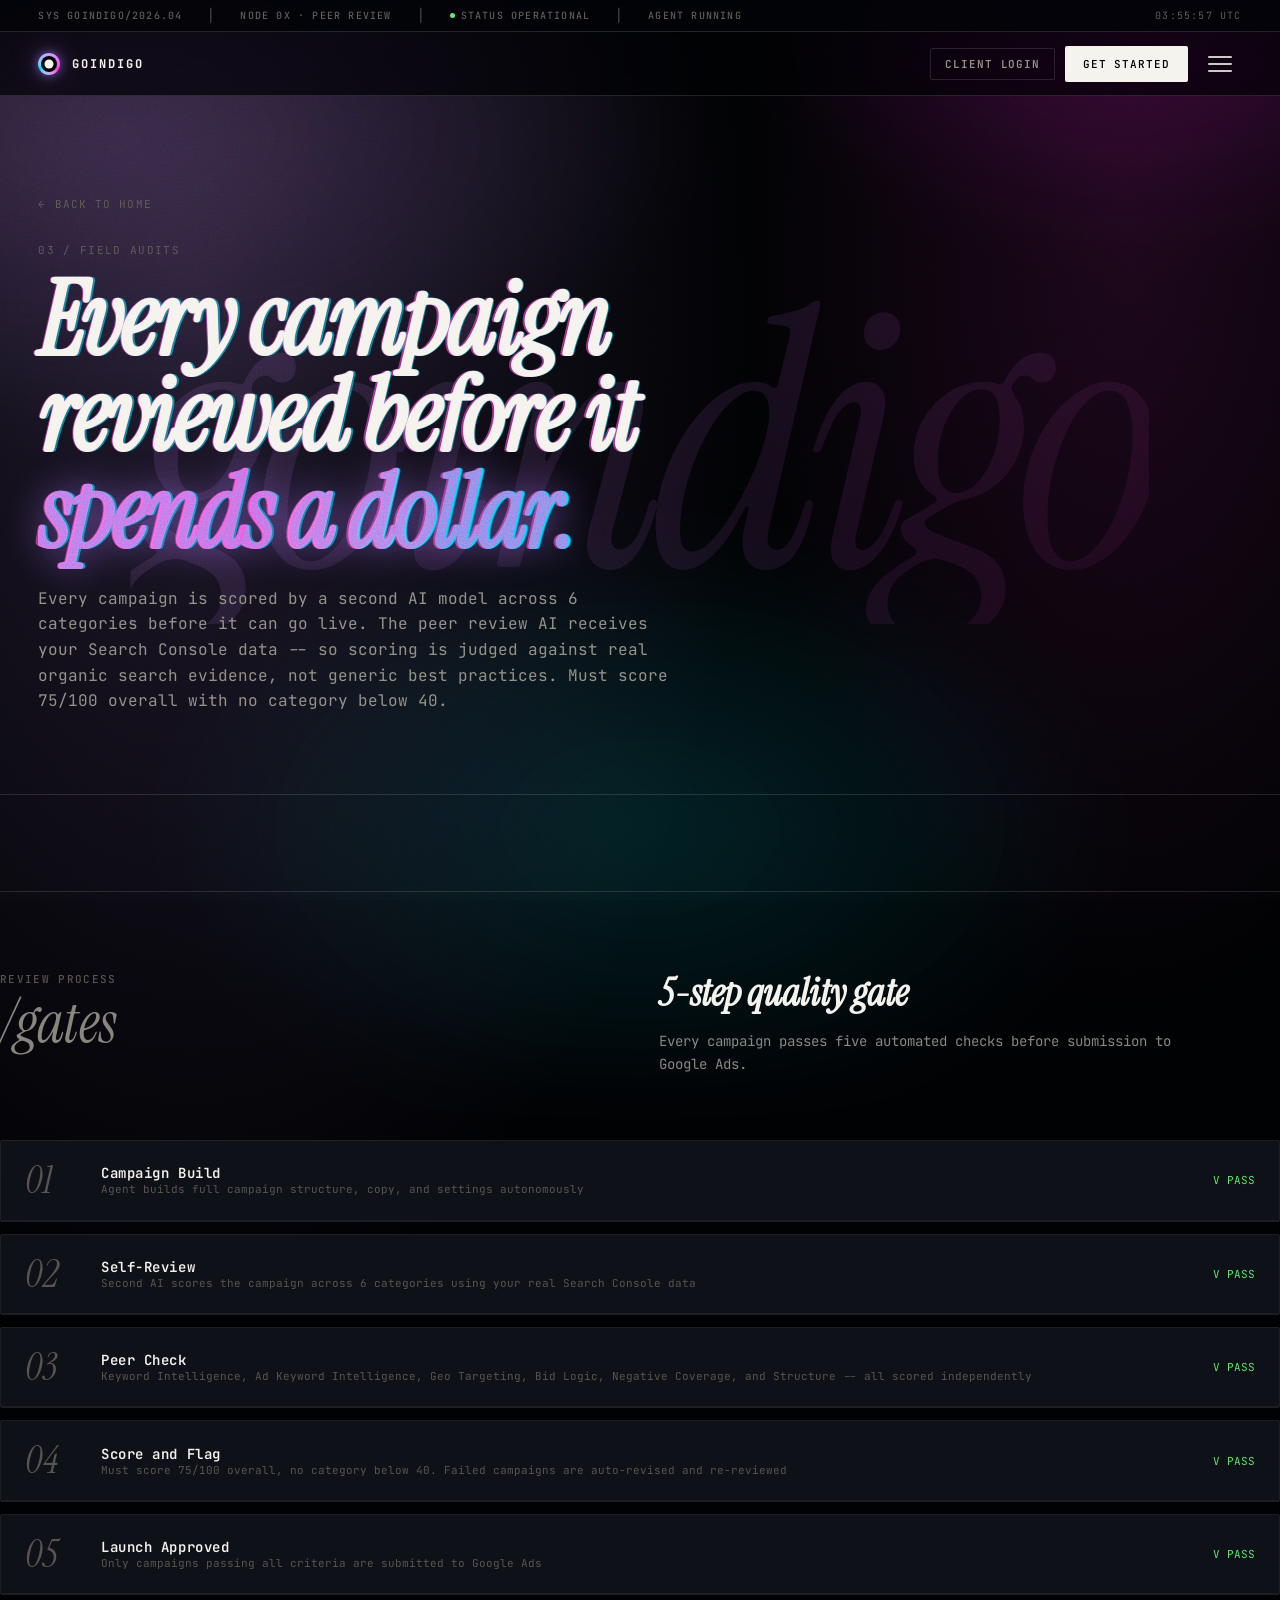
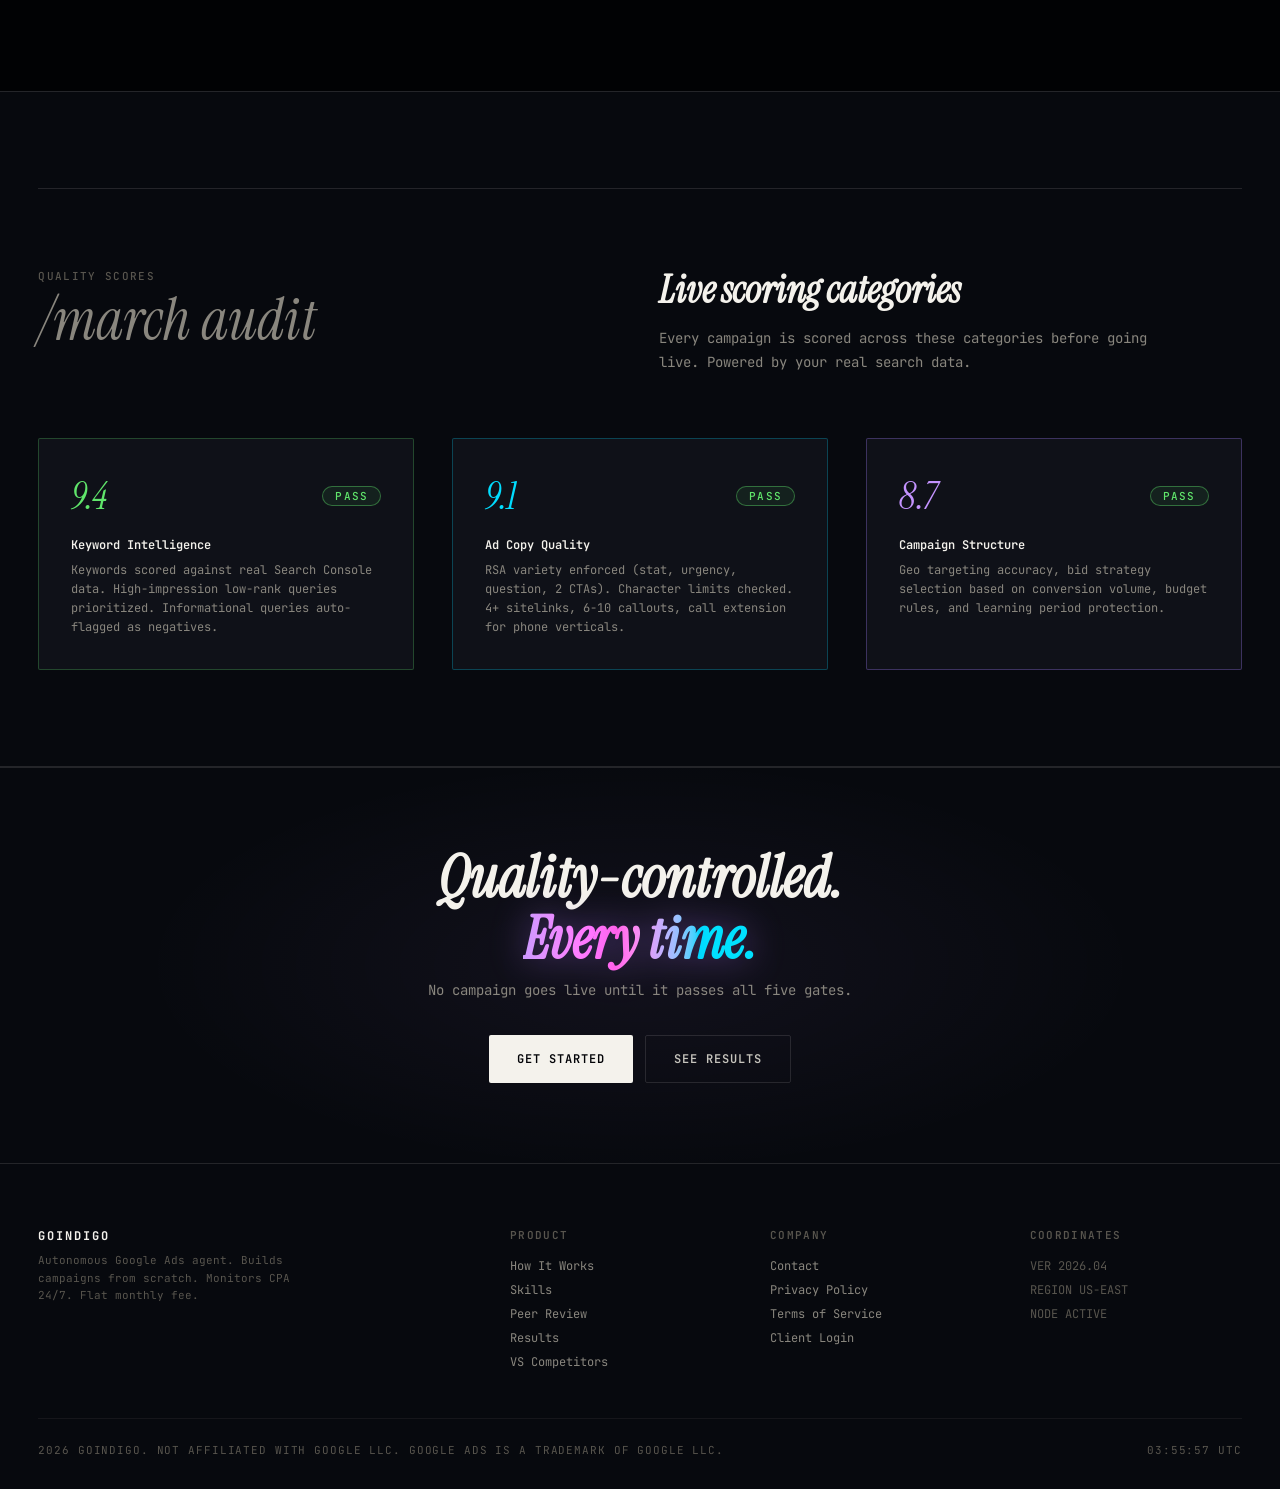
<file: peer-review.html>
<!DOCTYPE html>
<html lang="en" data-open="false">
<head>
<meta charset="UTF-8">
<meta name="viewport" content="width=device-width, initial-scale=1.0">
<title>Peer Review -- GoIndigo</title>
<link rel="preconnect" href="https://fonts.googleapis.com">
<link rel="preconnect" href="https://fonts.gstatic.com" crossorigin>
<link href="https://fonts.googleapis.com/css2?family=JetBrains+Mono:wght@300;400;500;600;700&family=Instrument+Serif:ital@0;1&display=swap" rel="stylesheet">
<link rel="stylesheet" href="assets/base.css">
<link rel="stylesheet" href="assets/trip.css">
</head>
<body>
<div id="meta-strip" class="meta-strip"></div>
<nav id="site-nav"></nav>
<div class="page-hero">
  <div class="hero-word" aria-hidden="true">goindigo</div>
  <div class="wrap page-hero__inner">
    <a href="index.html" class="page-hero__back">&larr; Back to Home</a>
    <span class="page-hero__tag">03 / Field Audits</span>
    <h1>Every campaign<br>reviewed before it<br><span class="italic-serif accent">spends a dollar.</span></h1>
    <p class="page-hero__sub">Every campaign is scored by a second AI model across 6 categories before it can go live. The peer review AI receives your Search Console data -- so scoring is judged against real organic search evidence, not generic best practices. Must score 75/100 overall with no category below 40.</p>
  </div>
</div>

<section class="section wrap">
  <div class="s-head rv">
    <div class="s-head__num"><span class="label-upper">Review Process</span><span class="big serif italic-serif">/gates</span></div>
    <div class="s-head__title"><h2>5-step quality gate</h2><p>Every campaign passes five automated checks before submission to Google Ads.</p></div>
  </div>
  <div style="display:flex;flex-direction:column;gap:12px;" class="rv">
    <div class="review-gate"><div class="review-gate__header"><div class="review-gate__num">01</div><div><div class="review-gate__title">Campaign Build</div><div style="font-size:var(--t-xs);color:var(--fg-3);">Agent builds full campaign structure, copy, and settings autonomously</div></div><div class="review-gate__status"><span class="gate-pass">V PASS</span></div></div></div>
    <div class="review-gate"><div class="review-gate__header"><div class="review-gate__num">02</div><div><div class="review-gate__title">Self-Review</div><div style="font-size:var(--t-xs);color:var(--fg-3);">Second AI scores the campaign across 6 categories using your real Search Console data</div></div><div class="review-gate__status"><span class="gate-pass">V PASS</span></div></div></div>
    <div class="review-gate"><div class="review-gate__header"><div class="review-gate__num">03</div><div><div class="review-gate__title">Peer Check</div><div style="font-size:var(--t-xs);color:var(--fg-3);">Keyword Intelligence, Ad Keyword Intelligence, Geo Targeting, Bid Logic, Negative Coverage, and Structure -- all scored independently</div></div><div class="review-gate__status"><span class="gate-pass">V PASS</span></div></div></div>
    <div class="review-gate"><div class="review-gate__header"><div class="review-gate__num">04</div><div><div class="review-gate__title">Score and Flag</div><div style="font-size:var(--t-xs);color:var(--fg-3);">Must score 75/100 overall, no category below 40. Failed campaigns are auto-revised and re-reviewed</div></div><div class="review-gate__status"><span class="gate-pass">V PASS</span></div></div></div>
    <div class="review-gate"><div class="review-gate__header"><div class="review-gate__num">05</div><div><div class="review-gate__title">Launch Approved</div><div style="font-size:var(--t-xs);color:var(--fg-3);">Only campaigns passing all criteria are submitted to Google Ads</div></div><div class="review-gate__status"><span class="gate-pass">V PASS</span></div></div></div>
  </div>
</section>
<section class="section" style="background:var(--ink-1);border-top:1px solid var(--ink-line);border-bottom:1px solid var(--ink-line);">
  <div class="wrap">
    <div class="s-head rv"><div class="s-head__num"><span class="label-upper">Quality Scores</span><span class="big serif italic-serif">/march audit</span></div><div class="s-head__title"><h2>Live scoring categories</h2><p>Every campaign is scored across these categories before going live. Powered by your real search data.</p></div></div>
    <div class="grid-3 rv">
      <div style="padding:32px;border:1px solid oklch(82% 0.20 145 / 0.25);background:var(--ink-2);border-radius:var(--radius);">
        <div style="display:flex;justify-content:space-between;align-items:center;margin-bottom:16px;"><span style="font-family:var(--font-serif);font-style:italic;font-size:var(--t-3xl);color:var(--green);">9.4</span><span class="pill pill--green" style="height:20px;">PASS</span></div>
        <div style="font-size:var(--t-sm);font-weight:600;color:var(--fg-0);margin-bottom:8px;">Keyword Intelligence</div>
        <p style="font-size:var(--t-sm);color:var(--fg-2);line-height:1.6;">Keywords scored against real Search Console data. High-impression low-rank queries prioritized. Informational queries auto-flagged as negatives.</p>
      </div>
      <div style="padding:32px;border:1px solid oklch(82% 0.16 215 / 0.25);background:var(--ink-2);border-radius:var(--radius);">
        <div style="display:flex;justify-content:space-between;align-items:center;margin-bottom:16px;"><span style="font-family:var(--font-serif);font-style:italic;font-size:var(--t-3xl);color:var(--cyan);">9.1</span><span class="pill pill--green" style="height:20px;">PASS</span></div>
        <div style="font-size:var(--t-sm);font-weight:600;color:var(--fg-0);margin-bottom:8px;">Ad Copy Quality</div>
        <p style="font-size:var(--t-sm);color:var(--fg-2);line-height:1.6;">RSA variety enforced (stat, urgency, question, 2 CTAs). Character limits checked. 4+ sitelinks, 6-10 callouts, call extension for phone verticals.</p>
      </div>
      <div style="padding:32px;border:1px solid oklch(78% 0.22 295 / 0.25);background:var(--ink-2);border-radius:var(--radius);">
        <div style="display:flex;justify-content:space-between;align-items:center;margin-bottom:16px;"><span style="font-family:var(--font-serif);font-style:italic;font-size:var(--t-3xl);color:var(--indigo);">8.7</span><span class="pill pill--green" style="height:20px;">PASS</span></div>
        <div style="font-size:var(--t-sm);font-weight:600;color:var(--fg-0);margin-bottom:8px;">Campaign Structure</div>
        <p style="font-size:var(--t-sm);color:var(--fg-2);line-height:1.6;">Geo targeting accuracy, bid strategy selection based on conversion volume, budget rules, and learning period protection.</p>
      </div>
    </div>
  </div>
</section>
<div class="cta-strip"><div class="cta-strip__inner wrap rv"><h2>Quality-controlled.<br><span class="italic-serif accent">Every time.</span></h2><p>No campaign goes live until it passes all five gates.</p><div class="cta-strip__btns"><a href="https://create-repl-danielt51.replit.app/client-intake" class="btn btn-primary"><span>Get Started</span></a><a href="results.html" class="btn btn-ghost"><span>See Results</span></a></div></div></div>
<footer id="site-footer"></footer>
<script src="assets/shell.js"></script>

</body>
</html>
</file>
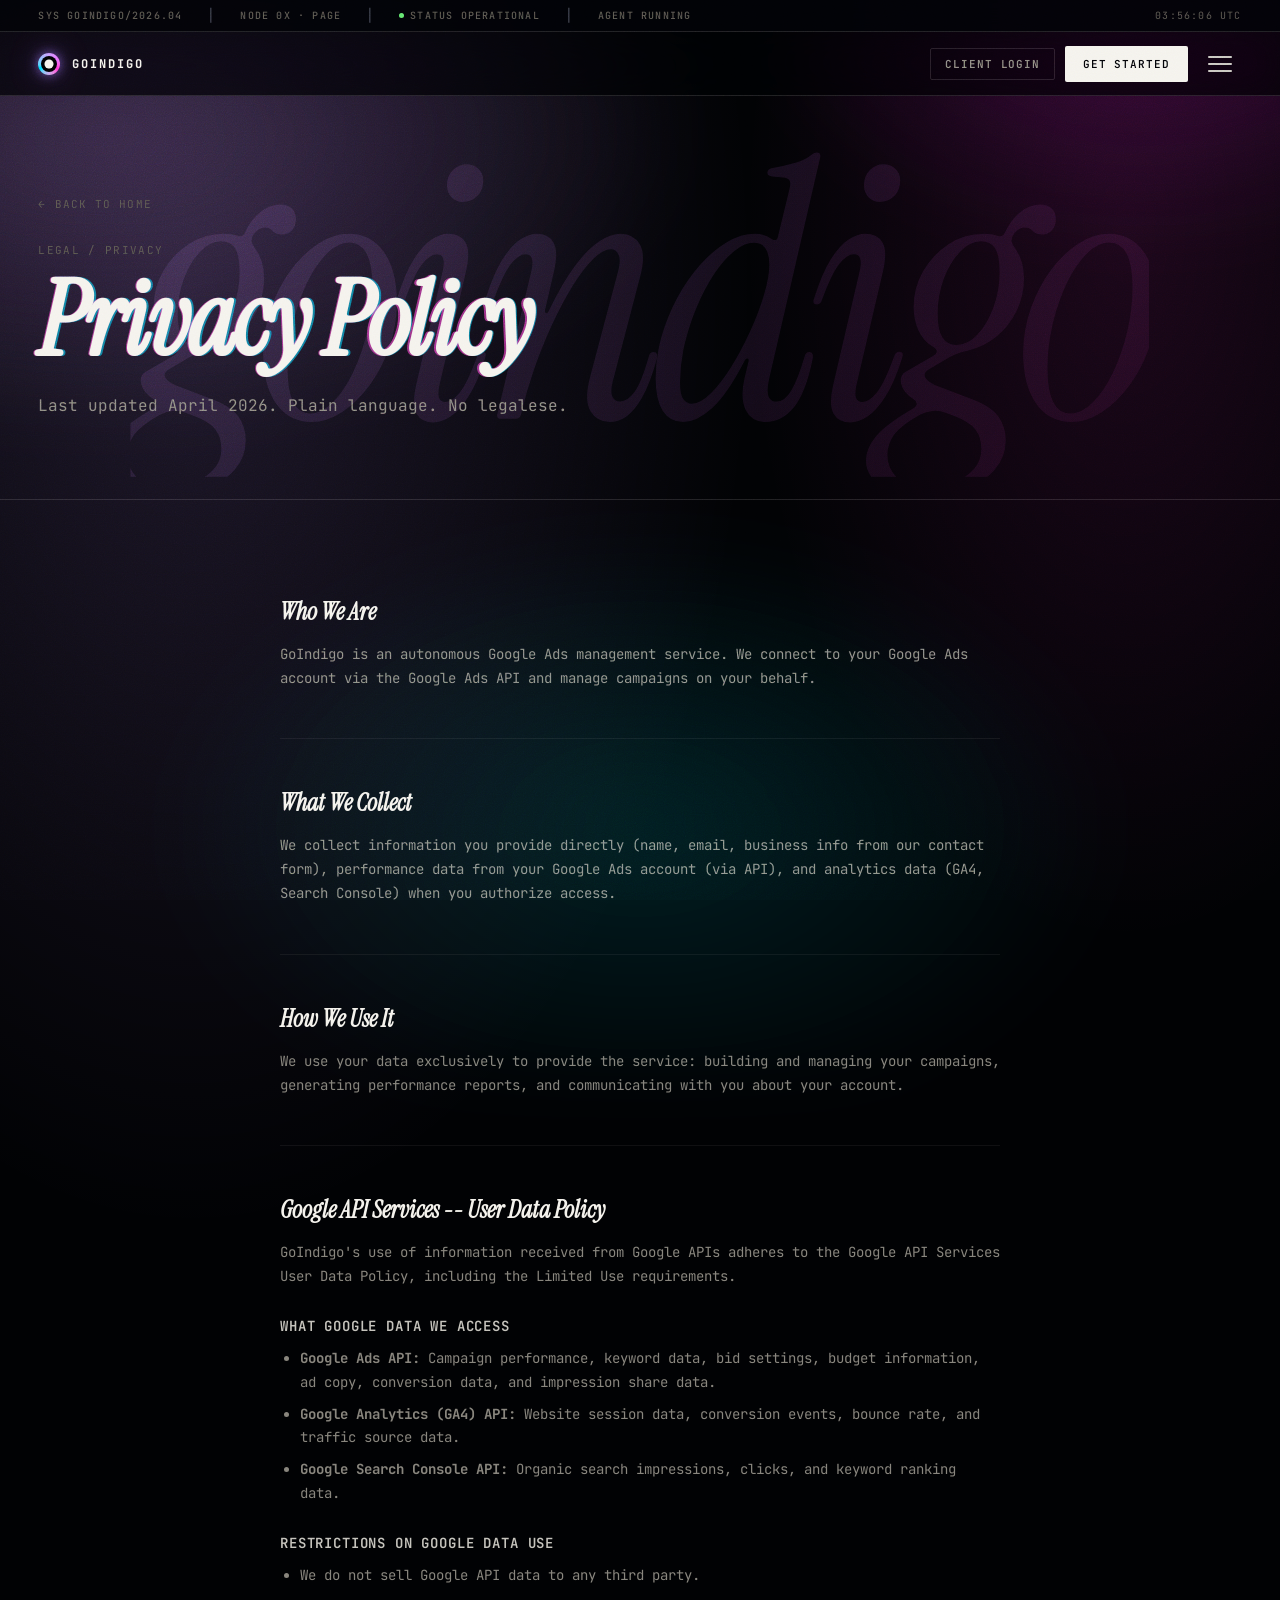
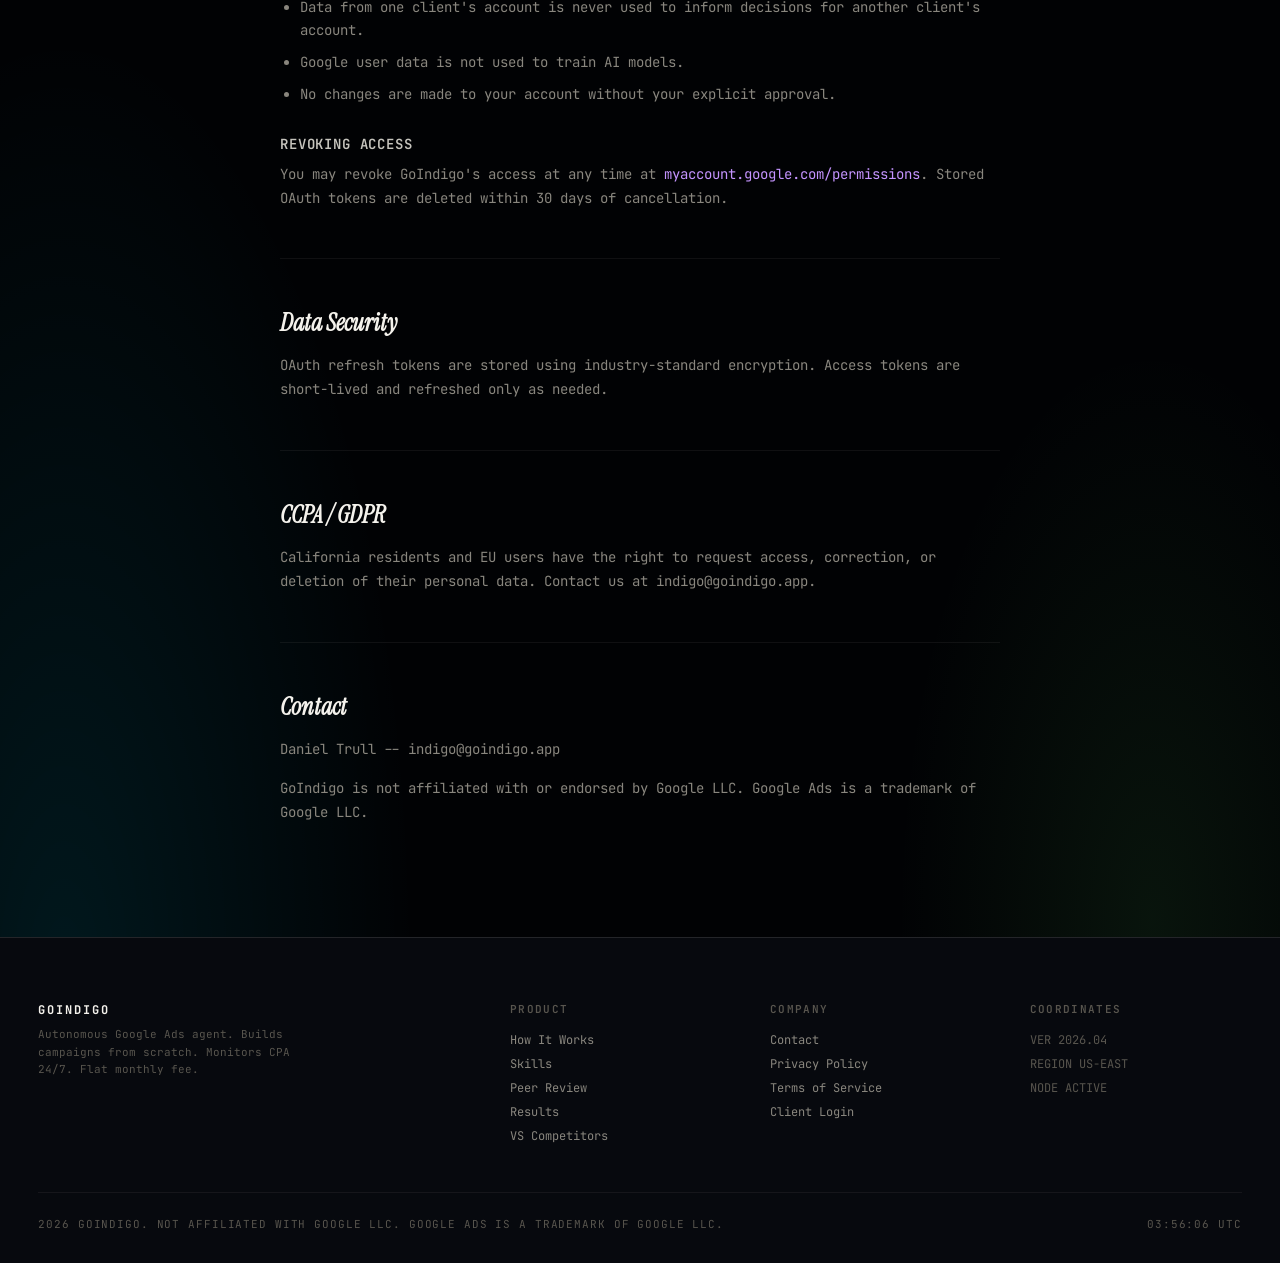
<file: privacy.html>
<!DOCTYPE html>
<html lang="en" data-open="false">
<head>
<meta charset="UTF-8">
<meta name="viewport" content="width=device-width, initial-scale=1.0">
<title>Privacy Policy -- GoIndigo</title>
<link rel="preconnect" href="https://fonts.googleapis.com">
<link rel="preconnect" href="https://fonts.gstatic.com" crossorigin>
<link href="https://fonts.googleapis.com/css2?family=JetBrains+Mono:wght@300;400;500;600;700&family=Instrument+Serif:ital@0;1&display=swap" rel="stylesheet">
<link rel="stylesheet" href="assets/base.css">
<link rel="stylesheet" href="assets/trip.css">
</head>
<body>
<div id="meta-strip" class="meta-strip"></div>
<nav id="site-nav"></nav>
<div class="page-hero">
  <div class="hero-word" aria-hidden="true">goindigo</div>
  <div class="wrap page-hero__inner">
    <a href="index.html" class="page-hero__back">&larr; Back to Home</a>
    <span class="page-hero__tag">Legal / Privacy</span>
    <h1>Privacy Policy</h1>
    <p class="page-hero__sub">Last updated April 2026. Plain language. No legalese.</p>
  </div>
</div>

<section class="section wrap"><div class="legal-body">
  <h2>Who We Are</h2>
  <p>GoIndigo is an autonomous Google Ads management service. We connect to your Google Ads account via the Google Ads API and manage campaigns on your behalf.</p>
  <h2>What We Collect</h2>
  <p>We collect information you provide directly (name, email, business info from our contact form), performance data from your Google Ads account (via API), and analytics data (GA4, Search Console) when you authorize access.</p>
  <h2>How We Use It</h2>
  <p>We use your data exclusively to provide the service: building and managing your campaigns, generating performance reports, and communicating with you about your account.</p>
  <h2>Google API Services -- User Data Policy</h2>
  <p>GoIndigo's use of information received from Google APIs adheres to the Google API Services User Data Policy, including the Limited Use requirements.</p>
  <h3>What Google Data We Access</h3>
  <ul>
    <li><strong>Google Ads API:</strong> Campaign performance, keyword data, bid settings, budget information, ad copy, conversion data, and impression share data.</li>
    <li><strong>Google Analytics (GA4) API:</strong> Website session data, conversion events, bounce rate, and traffic source data.</li>
    <li><strong>Google Search Console API:</strong> Organic search impressions, clicks, and keyword ranking data.</li>
  </ul>
  <h3>Restrictions on Google Data Use</h3>
  <ul>
    <li>We do not sell Google API data to any third party.</li>
    <li>Data from one client's account is never used to inform decisions for another client's account.</li>
    <li>Google user data is not used to train AI models.</li>
    <li>No changes are made to your account without your explicit approval.</li>
  </ul>
  <h3>Revoking Access</h3>
  <p>You may revoke GoIndigo's access at any time at <a href="https://myaccount.google.com/permissions" target="_blank">myaccount.google.com/permissions</a>. Stored OAuth tokens are deleted within 30 days of cancellation.</p>
  <h2>Data Security</h2>
  <p>OAuth refresh tokens are stored using industry-standard encryption. Access tokens are short-lived and refreshed only as needed.</p>
  <h2>CCPA / GDPR</h2>
  <p>California residents and EU users have the right to request access, correction, or deletion of their personal data. Contact us at indigo@goindigo.app.</p>
  <h2>Contact</h2>
  <p>Daniel Trull -- indigo@goindigo.app</p>
  <p>GoIndigo is not affiliated with or endorsed by Google LLC. Google Ads is a trademark of Google LLC.</p>
</div></section>
<footer id="site-footer"></footer>
<script src="assets/shell.js"></script>

</body>
</html>
</file>
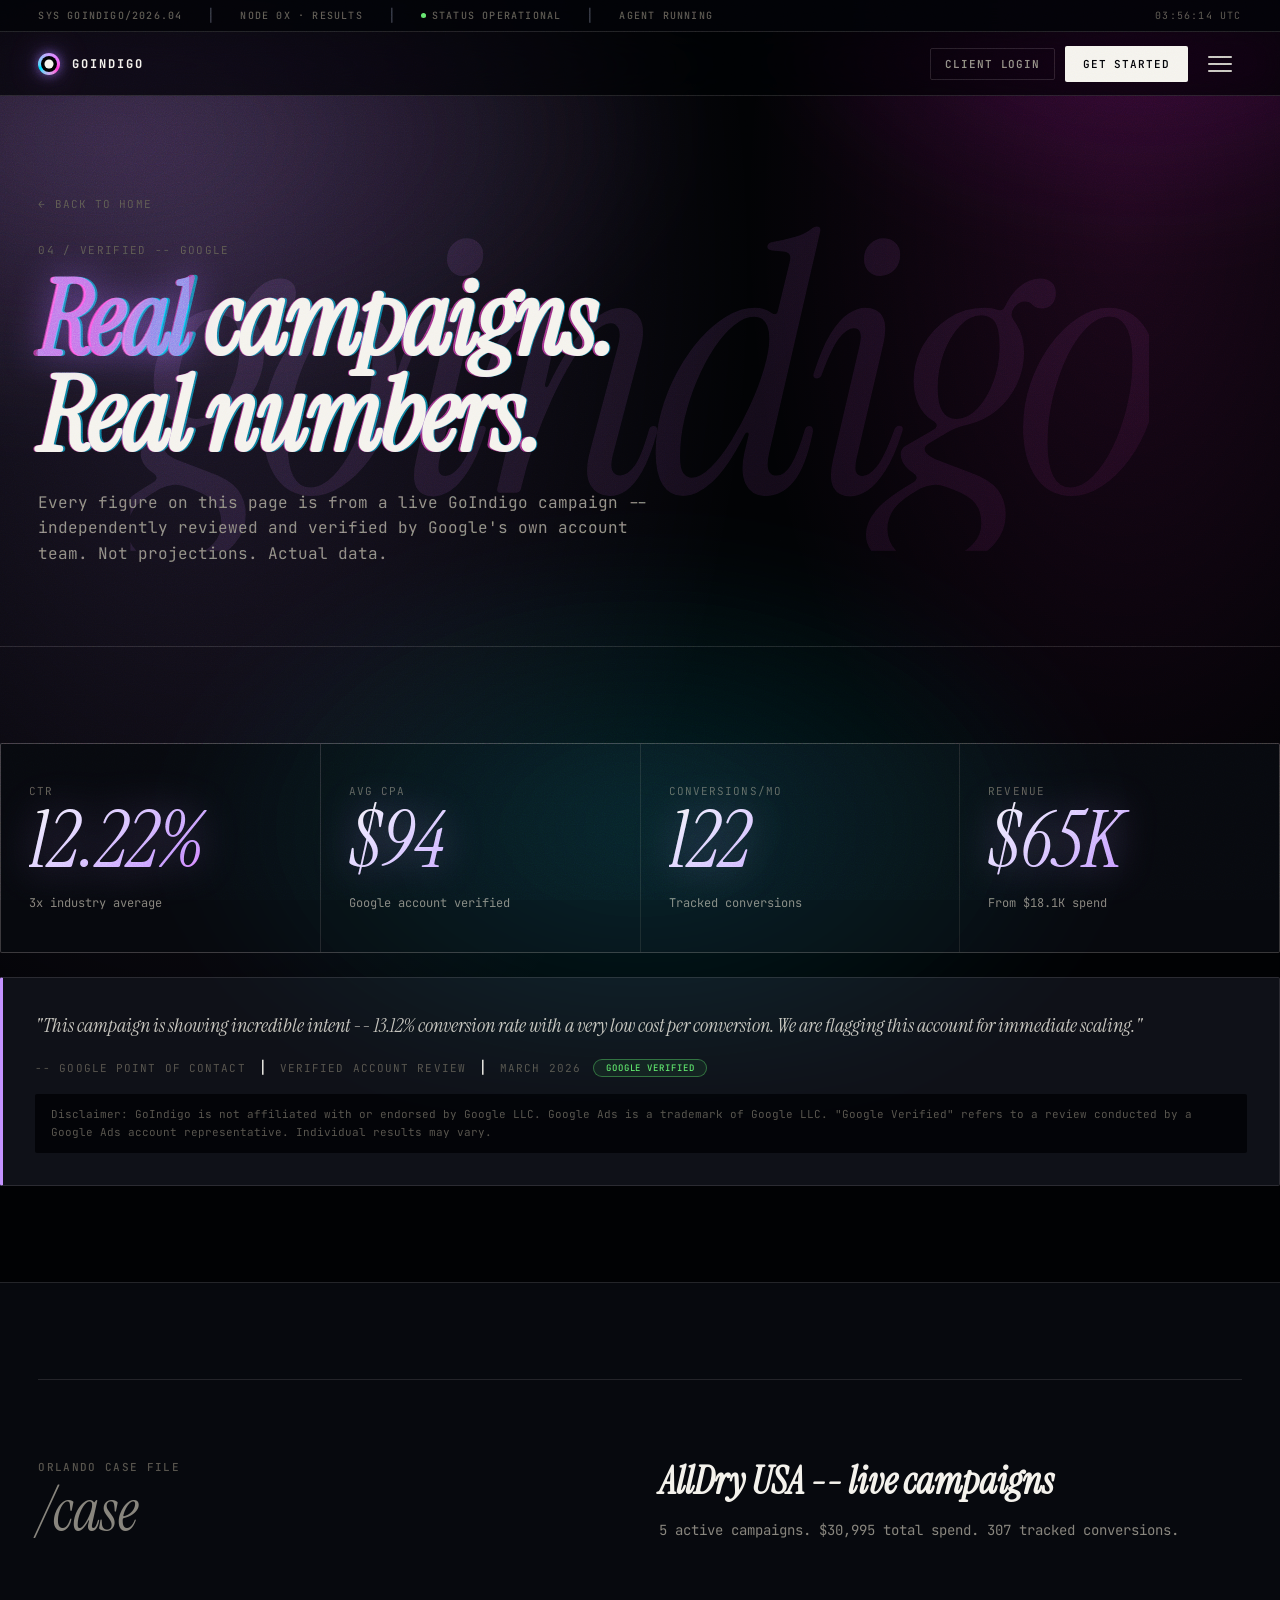
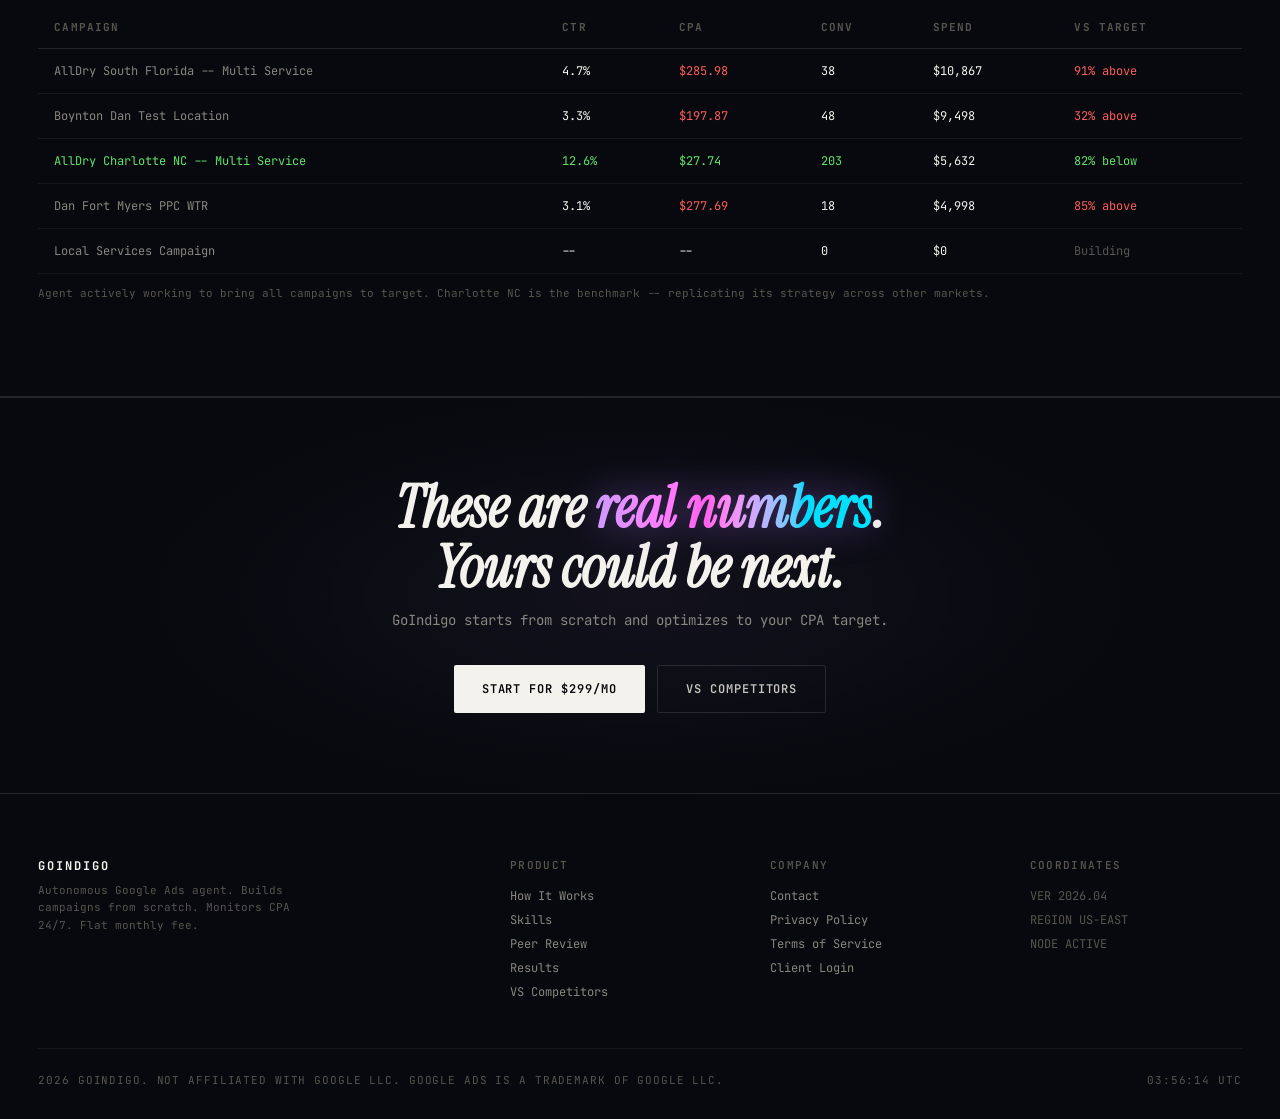
<file: results.html>
<!DOCTYPE html>
<html lang="en" data-open="false">
<head>
<meta charset="UTF-8">
<meta name="viewport" content="width=device-width, initial-scale=1.0">
<title>Verified Results -- GoIndigo</title>
<link rel="preconnect" href="https://fonts.googleapis.com">
<link rel="preconnect" href="https://fonts.gstatic.com" crossorigin>
<link href="https://fonts.googleapis.com/css2?family=JetBrains+Mono:wght@300;400;500;600;700&family=Instrument+Serif:ital@0;1&display=swap" rel="stylesheet">
<link rel="stylesheet" href="assets/base.css">
<link rel="stylesheet" href="assets/trip.css">
</head>
<body>
<div id="meta-strip" class="meta-strip"></div>
<nav id="site-nav"></nav>
<div class="page-hero">
  <div class="hero-word" aria-hidden="true">goindigo</div>
  <div class="wrap page-hero__inner">
    <a href="index.html" class="page-hero__back">&larr; Back to Home</a>
    <span class="page-hero__tag">04 / Verified -- Google</span>
    <h1><span class="italic-serif accent">Real</span> campaigns.<br>Real numbers.</h1>
    <p class="page-hero__sub">Every figure on this page is from a live GoIndigo campaign -- independently reviewed and verified by Google's own account team. Not projections. Actual data.</p>
  </div>
</div>

<section class="section wrap">
  <div class="bignums rv">
    <div class="bignum"><span class="bignum__k">CTR</span><span class="bignum__v">12.22%</span><span class="bignum__d">3x industry average</span></div>
    <div class="bignum"><span class="bignum__k">Avg CPA</span><span class="bignum__v">$94</span><span class="bignum__d">Google account verified</span></div>
    <div class="bignum"><span class="bignum__k">Conversions/Mo</span><span class="bignum__v">122</span><span class="bignum__d">Tracked conversions</span></div>
    <div class="bignum"><span class="bignum__k">Revenue</span><span class="bignum__v">$65K</span><span class="bignum__d">From $18.1K spend</span></div>
  </div>
  <div class="rv" style="border:1px solid var(--ink-line);border-radius:var(--radius);padding:32px;background:var(--ink-2);border-left:3px solid var(--indigo);margin-top:24px;">
    <p style="font-family:var(--font-serif);font-style:italic;font-size:var(--t-xl);color:var(--fg-1);line-height:1.55;margin-bottom:16px;">"This campaign is showing incredible intent -- 13.12% conversion rate with a very low cost per conversion. We are flagging this account for immediate scaling."</p>
    <div style="display:flex;align-items:center;gap:12px;flex-wrap:wrap;">
      <span style="font-size:var(--t-xs);color:var(--fg-3);letter-spacing:0.10em;text-transform:uppercase;">-- Google Point of Contact</span>
      <span style="color:var(--fg-4);">|</span>
      <span style="font-size:var(--t-xs);color:var(--fg-3);letter-spacing:0.10em;text-transform:uppercase;">Verified Account Review</span>
      <span style="color:var(--fg-4);">|</span>
      <span style="font-size:var(--t-xs);color:var(--fg-3);letter-spacing:0.10em;text-transform:uppercase;">March 2026</span>
      <span class="pill pill--green" style="height:18px;font-size:9px;">Google Verified</span>
    </div>
    <div style="margin-top:16px;padding:12px 16px;background:var(--ink-0);border-radius:var(--radius);font-size:var(--t-xs);color:var(--fg-3);line-height:1.6;">
      Disclaimer: GoIndigo is not affiliated with or endorsed by Google LLC. Google Ads is a trademark of Google LLC. "Google Verified" refers to a review conducted by a Google Ads account representative. Individual results may vary.
    </div>
  </div>
</section>
<section class="section" style="background:var(--ink-1);border-top:1px solid var(--ink-line);border-bottom:1px solid var(--ink-line);">
  <div class="wrap">
    <div class="s-head rv"><div class="s-head__num"><span class="label-upper">Orlando Case File</span><span class="big serif italic-serif">/case</span></div><div class="s-head__title"><h2>AllDry USA -- live campaigns</h2><p>5 active campaigns. $30,995 total spend. 307 tracked conversions.</p></div></div>
    <div style="overflow-x:auto;" class="rv">
      <table class="vs-table">
        <thead><tr><th>Campaign</th><th>CTR</th><th>CPA</th><th>Conv</th><th>Spend</th><th>VS Target</th></tr></thead>
        <tbody>
          <tr><td>AllDry South Florida -- Multi Service</td><td>4.7%</td><td style="color:var(--red);">$285.98</td><td>38</td><td>$10,867</td><td style="color:var(--red);">91% above</td></tr>
          <tr><td>Boynton Dan Test Location</td><td>3.3%</td><td style="color:var(--red);">$197.87</td><td>48</td><td>$9,498</td><td style="color:var(--red);">32% above</td></tr>
          <tr><td style="color:var(--green);">AllDry Charlotte NC -- Multi Service</td><td style="color:var(--green);">12.6%</td><td style="color:var(--green);">$27.74</td><td style="color:var(--green);">203</td><td>$5,632</td><td style="color:var(--green);">82% below</td></tr>
          <tr><td>Dan Fort Myers PPC WTR</td><td>3.1%</td><td style="color:var(--red);">$277.69</td><td>18</td><td>$4,998</td><td style="color:var(--red);">85% above</td></tr>
          <tr><td>Local Services Campaign</td><td>--</td><td>--</td><td>0</td><td>$0</td><td style="color:var(--fg-3);">Building</td></tr>
        </tbody>
      </table>
    </div>
    <div style="font-size:var(--t-xs);color:var(--fg-3);margin-top:12px;">Agent actively working to bring all campaigns to target. Charlotte NC is the benchmark -- replicating its strategy across other markets.</div>
  </div>
</section>
<div class="cta-strip"><div class="cta-strip__inner wrap rv"><h2>These are <span class="italic-serif accent">real numbers</span>.<br>Yours could be next.</h2><p>GoIndigo starts from scratch and optimizes to your CPA target.</p><div class="cta-strip__btns"><a href="contact.html" class="btn btn-primary"><span>Start for $299/mo</span></a><a href="vs-competitors.html" class="btn btn-ghost"><span>VS Competitors</span></a></div></div></div>
<footer id="site-footer"></footer>
<script src="assets/shell.js"></script>

</body>
</html>
</file>
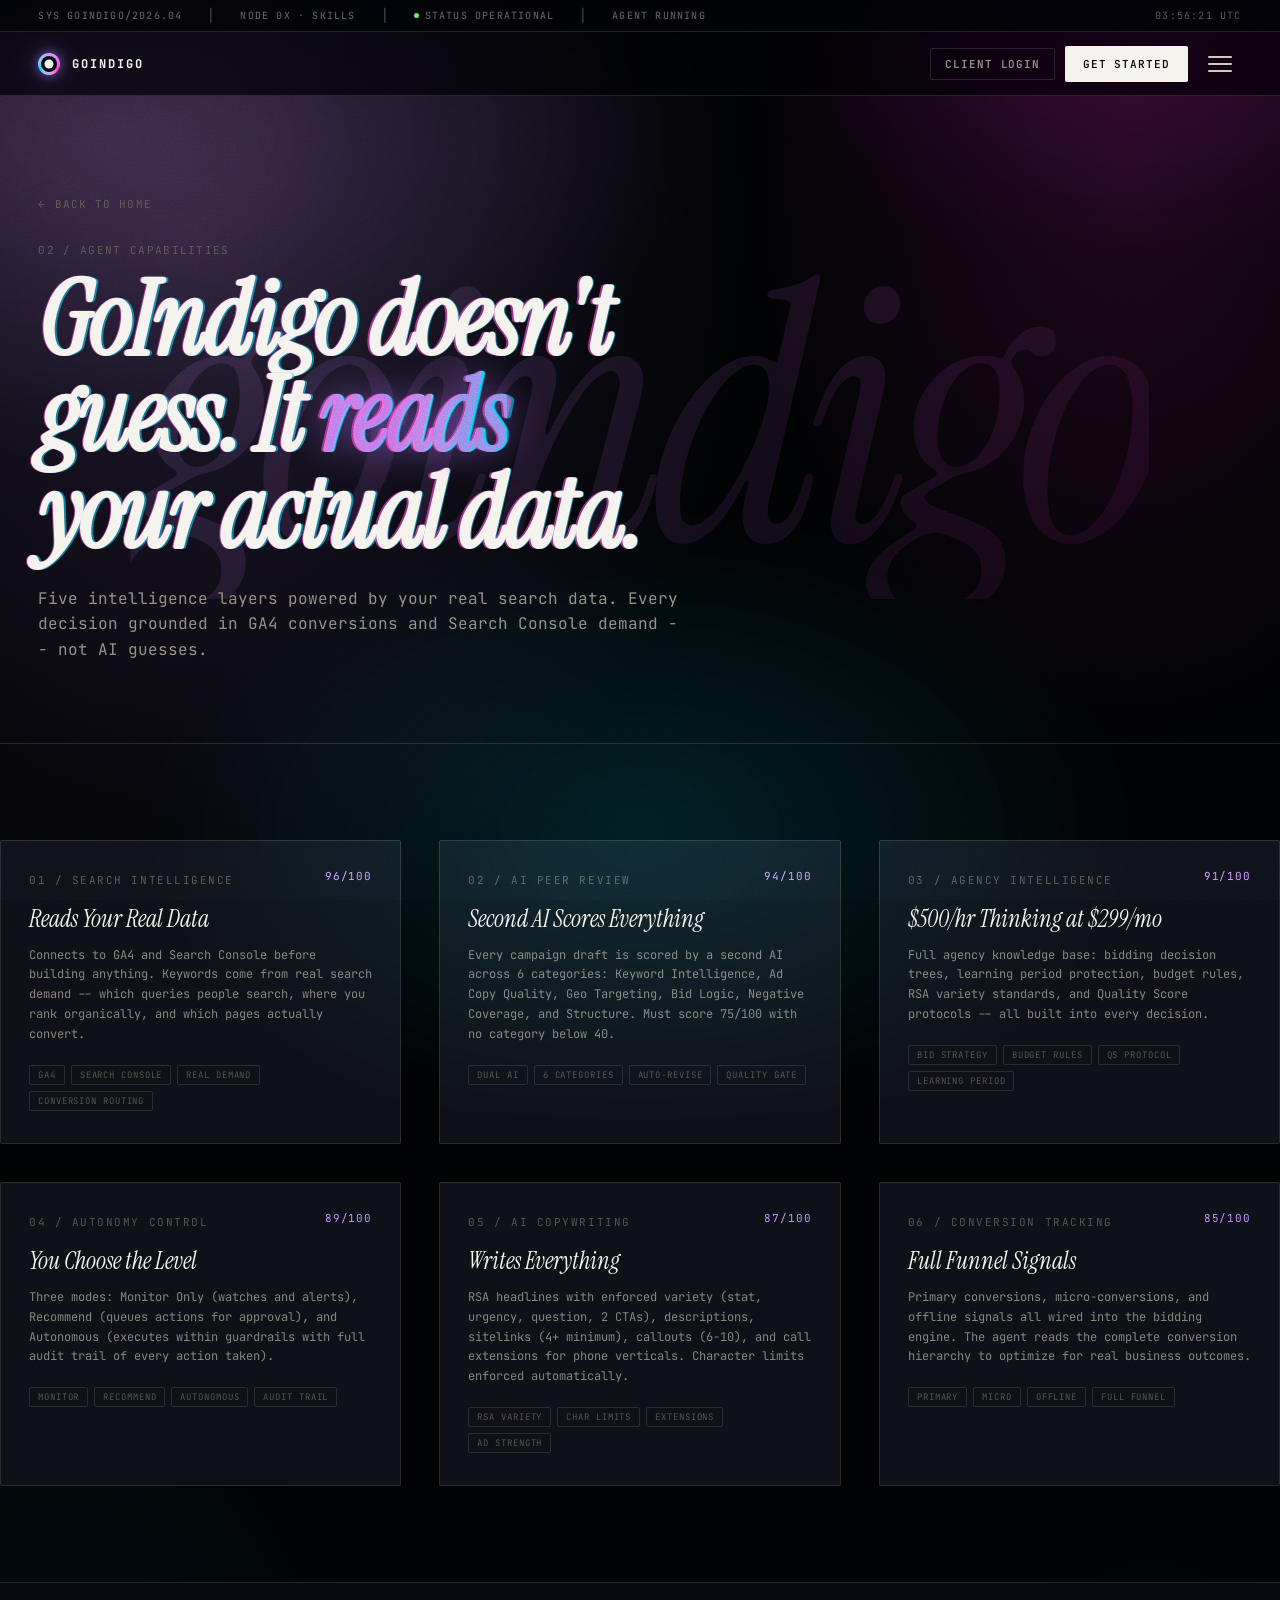
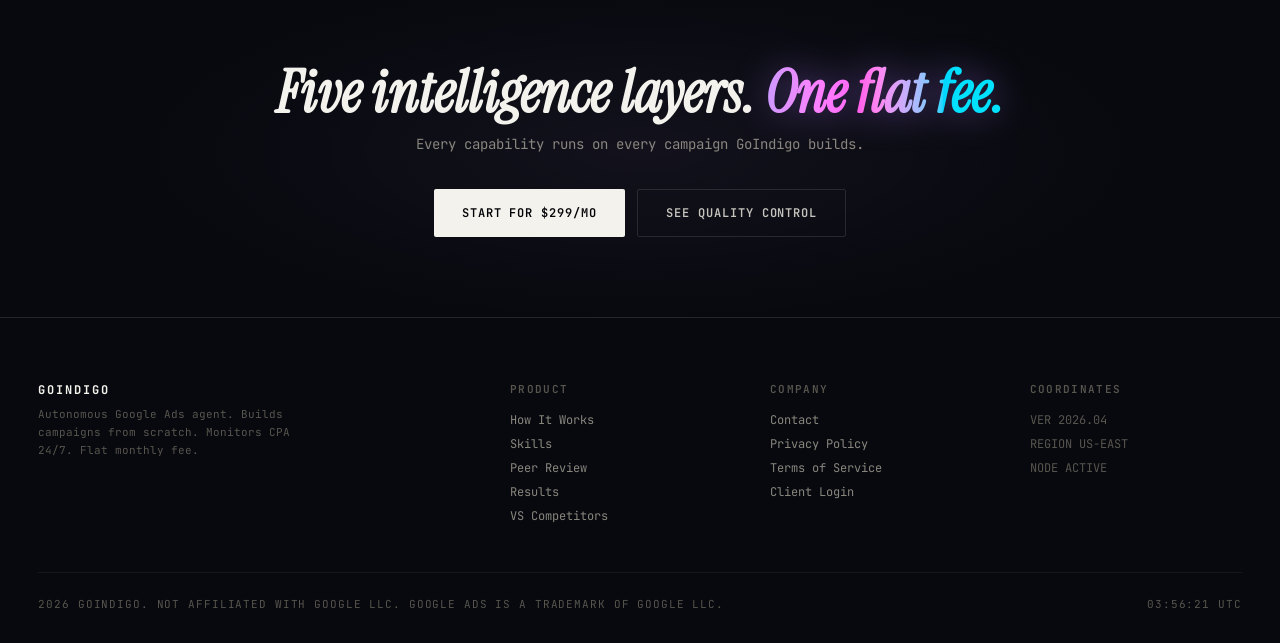
<file: skills.html>
<!DOCTYPE html>
<html lang="en" data-open="false">
<head>
<meta charset="UTF-8">
<meta name="viewport" content="width=device-width, initial-scale=1.0">
<title>Agent Skills -- GoIndigo</title>
<link rel="preconnect" href="https://fonts.googleapis.com">
<link rel="preconnect" href="https://fonts.gstatic.com" crossorigin>
<link href="https://fonts.googleapis.com/css2?family=JetBrains+Mono:wght@300;400;500;600;700&family=Instrument+Serif:ital@0;1&display=swap" rel="stylesheet">
<link rel="stylesheet" href="assets/base.css">
<link rel="stylesheet" href="assets/trip.css">
</head>
<body>
<div id="meta-strip" class="meta-strip"></div>
<nav id="site-nav"></nav>
<div class="page-hero">
  <div class="hero-word" aria-hidden="true">goindigo</div>
  <div class="wrap page-hero__inner">
    <a href="index.html" class="page-hero__back">&larr; Back to Home</a>
    <span class="page-hero__tag">02 / Agent Capabilities</span>
    <h1>GoIndigo doesn't<br>guess. It <span class="italic-serif accent">reads</span><br>your actual data.</h1>
    <p class="page-hero__sub">Five intelligence layers powered by your real search data. Every decision grounded in GA4 conversions and Search Console demand -- not AI guesses.</p>
  </div>
</div>

<section class="section wrap">
  <div class="grid-3">
    <div class="skill-card rv">
      <div class="skill-card__num">01 / Search Intelligence</div>
      <div class="skill-card__name">Reads Your Real Data</div>
      <p class="skill-card__desc">Connects to GA4 and Search Console before building anything. Keywords come from real search demand -- which queries people search, where you rank organically, and which pages actually convert.</p>
      <div class="skill-card__tags"><span class="skill-tag">GA4</span><span class="skill-tag">Search Console</span><span class="skill-tag">Real Demand</span><span class="skill-tag">Conversion Routing</span></div>
      <div class="skill-card__score">96/100</div>
    </div>
    <div class="skill-card rv" style="animation-delay:0.07s;">
      <div class="skill-card__num">02 / AI Peer Review</div>
      <div class="skill-card__name">Second AI Scores Everything</div>
      <p class="skill-card__desc">Every campaign draft is scored by a second AI across 6 categories: Keyword Intelligence, Ad Copy Quality, Geo Targeting, Bid Logic, Negative Coverage, and Structure. Must score 75/100 with no category below 40.</p>
      <div class="skill-card__tags"><span class="skill-tag">Dual AI</span><span class="skill-tag">6 Categories</span><span class="skill-tag">Auto-Revise</span><span class="skill-tag">Quality Gate</span></div>
      <div class="skill-card__score">94/100</div>
    </div>
    <div class="skill-card rv" style="animation-delay:0.14s;">
      <div class="skill-card__num">03 / Agency Intelligence</div>
      <div class="skill-card__name">$500/hr Thinking at $299/mo</div>
      <p class="skill-card__desc">Full agency knowledge base: bidding decision trees, learning period protection, budget rules, RSA variety standards, and Quality Score protocols -- all built into every decision.</p>
      <div class="skill-card__tags"><span class="skill-tag">Bid Strategy</span><span class="skill-tag">Budget Rules</span><span class="skill-tag">QS Protocol</span><span class="skill-tag">Learning Period</span></div>
      <div class="skill-card__score">91/100</div>
    </div>
    <div class="skill-card rv" style="animation-delay:0.07s;">
      <div class="skill-card__num">04 / Autonomy Control</div>
      <div class="skill-card__name">You Choose the Level</div>
      <p class="skill-card__desc">Three modes: Monitor Only (watches and alerts), Recommend (queues actions for approval), and Autonomous (executes within guardrails with full audit trail of every action taken).</p>
      <div class="skill-card__tags"><span class="skill-tag">Monitor</span><span class="skill-tag">Recommend</span><span class="skill-tag">Autonomous</span><span class="skill-tag">Audit Trail</span></div>
      <div class="skill-card__score">89/100</div>
    </div>
    <div class="skill-card rv" style="animation-delay:0.14s;">
      <div class="skill-card__num">05 / AI Copywriting</div>
      <div class="skill-card__name">Writes Everything</div>
      <p class="skill-card__desc">RSA headlines with enforced variety (stat, urgency, question, 2 CTAs), descriptions, sitelinks (4+ minimum), callouts (6-10), and call extensions for phone verticals. Character limits enforced automatically.</p>
      <div class="skill-card__tags"><span class="skill-tag">RSA Variety</span><span class="skill-tag">Char Limits</span><span class="skill-tag">Extensions</span><span class="skill-tag">Ad Strength</span></div>
      <div class="skill-card__score">87/100</div>
    </div>
    <div class="skill-card rv" style="animation-delay:0.21s;">
      <div class="skill-card__num">06 / Conversion Tracking</div>
      <div class="skill-card__name">Full Funnel Signals</div>
      <p class="skill-card__desc">Primary conversions, micro-conversions, and offline signals all wired into the bidding engine. The agent reads the complete conversion hierarchy to optimize for real business outcomes.</p>
      <div class="skill-card__tags"><span class="skill-tag">Primary</span><span class="skill-tag">Micro</span><span class="skill-tag">Offline</span><span class="skill-tag">Full Funnel</span></div>
      <div class="skill-card__score">85/100</div>
    </div>
  </div>
</section>
<div class="cta-strip"><div class="cta-strip__inner wrap rv"><h2>Five intelligence layers. <span class="italic-serif accent">One flat fee.</span></h2><p>Every capability runs on every campaign GoIndigo builds.</p><div class="cta-strip__btns"><a href="contact.html" class="btn btn-primary"><span>Start for $299/mo</span></a><a href="peer-review.html" class="btn btn-ghost"><span>See Quality Control</span></a></div></div></div>
<footer id="site-footer"></footer>
<script src="assets/shell.js"></script>

</body>
</html>
</file>
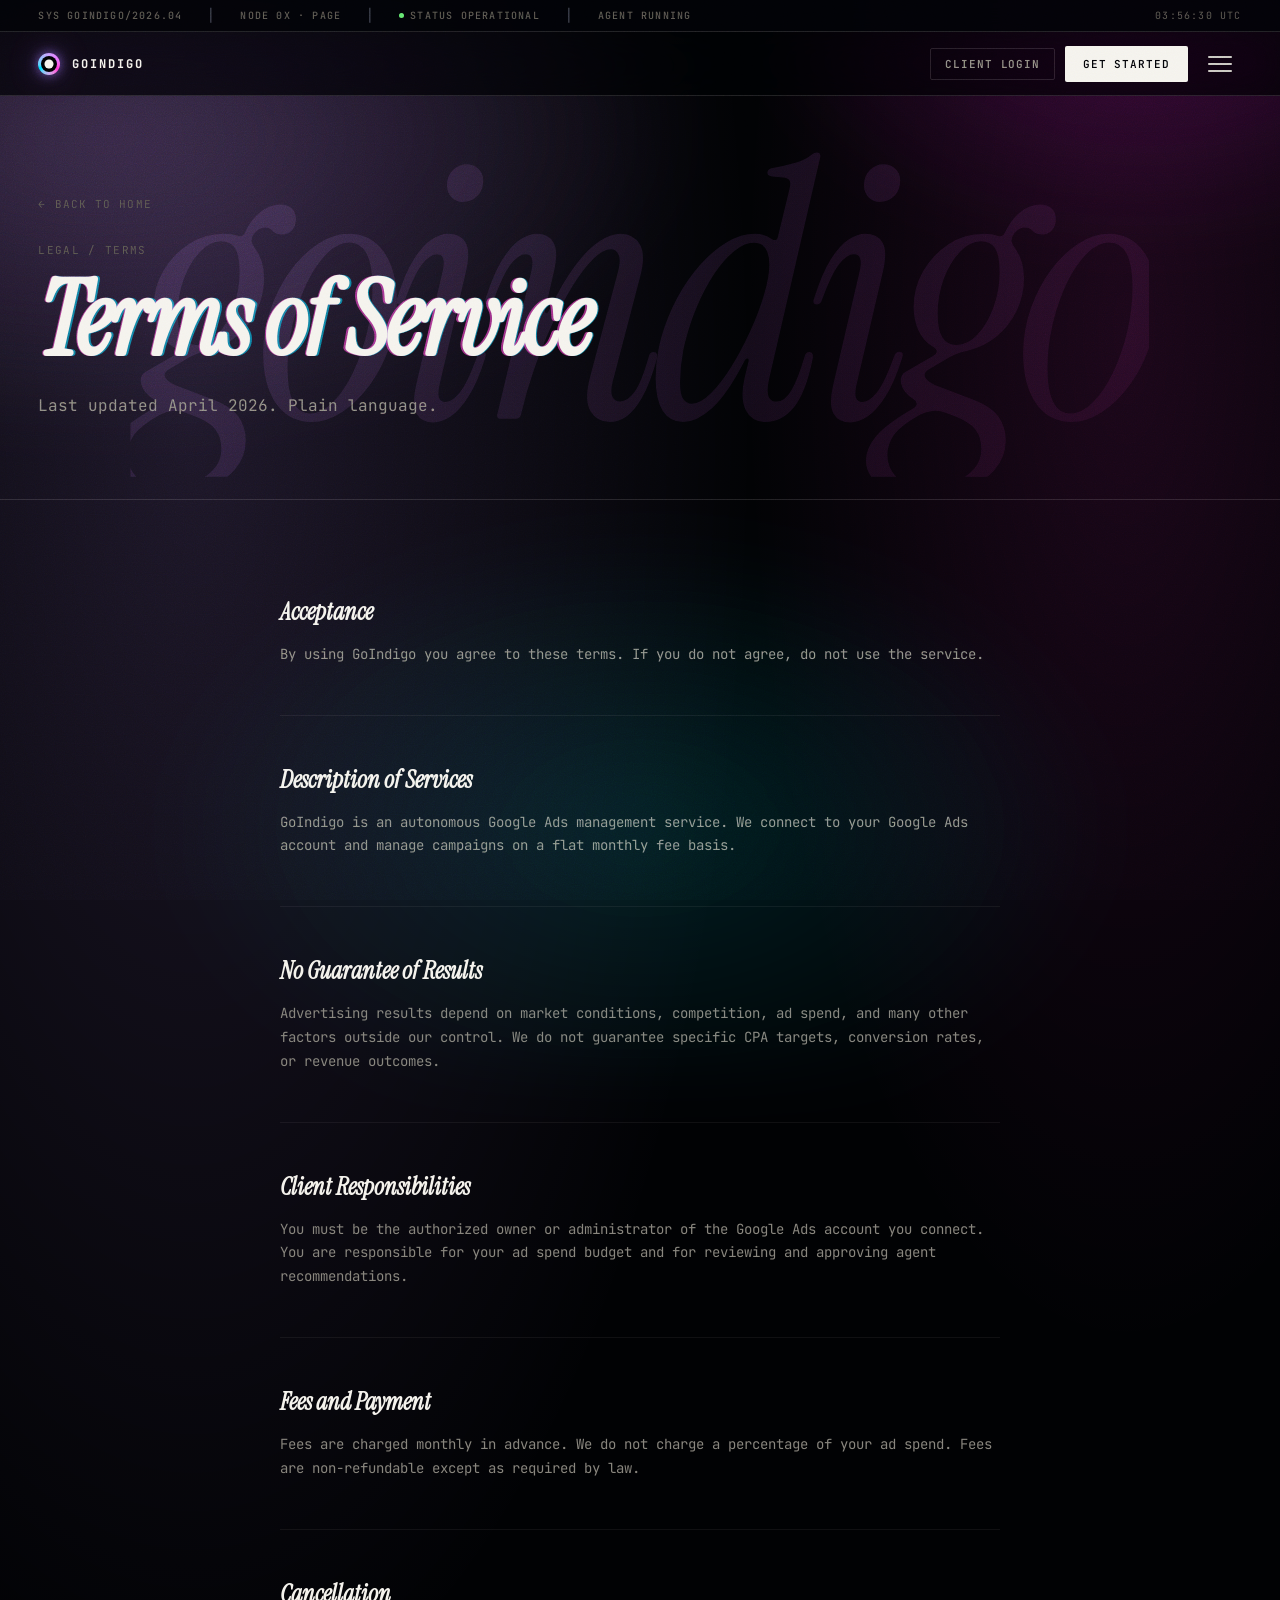
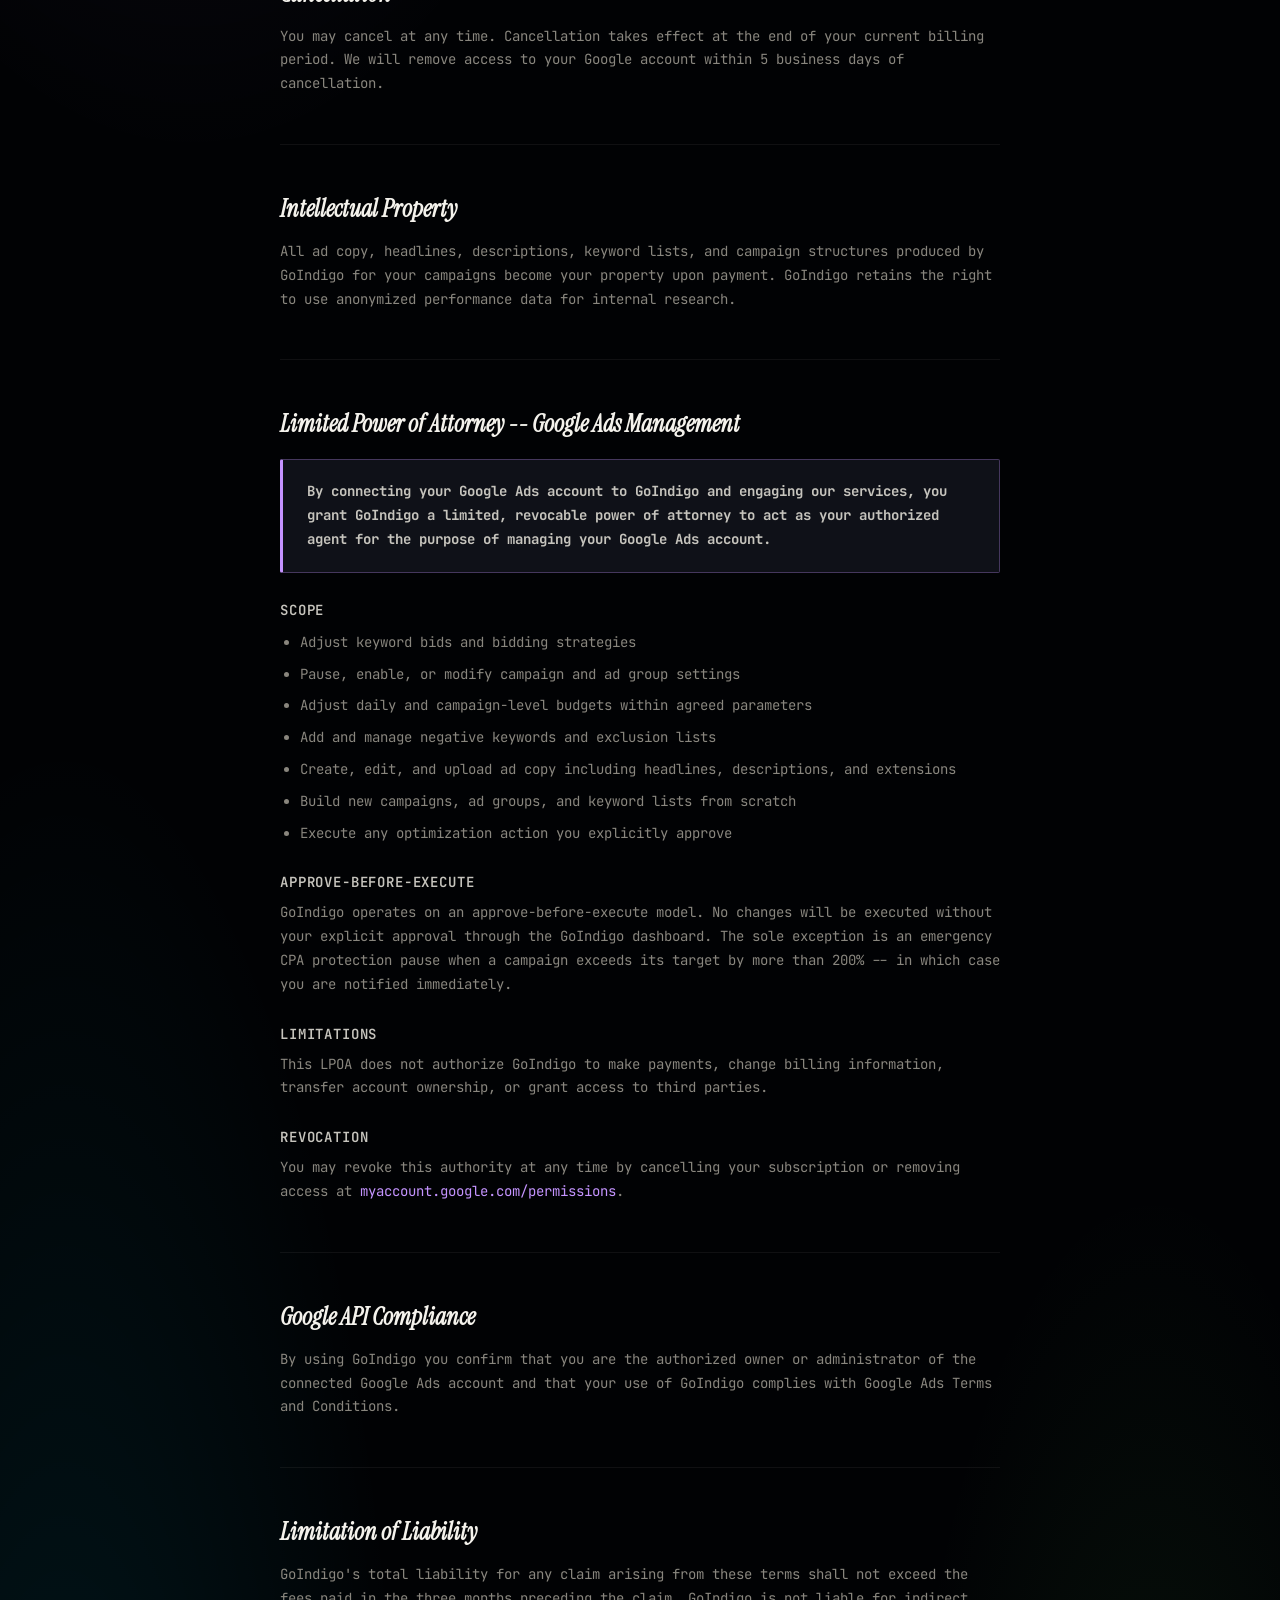
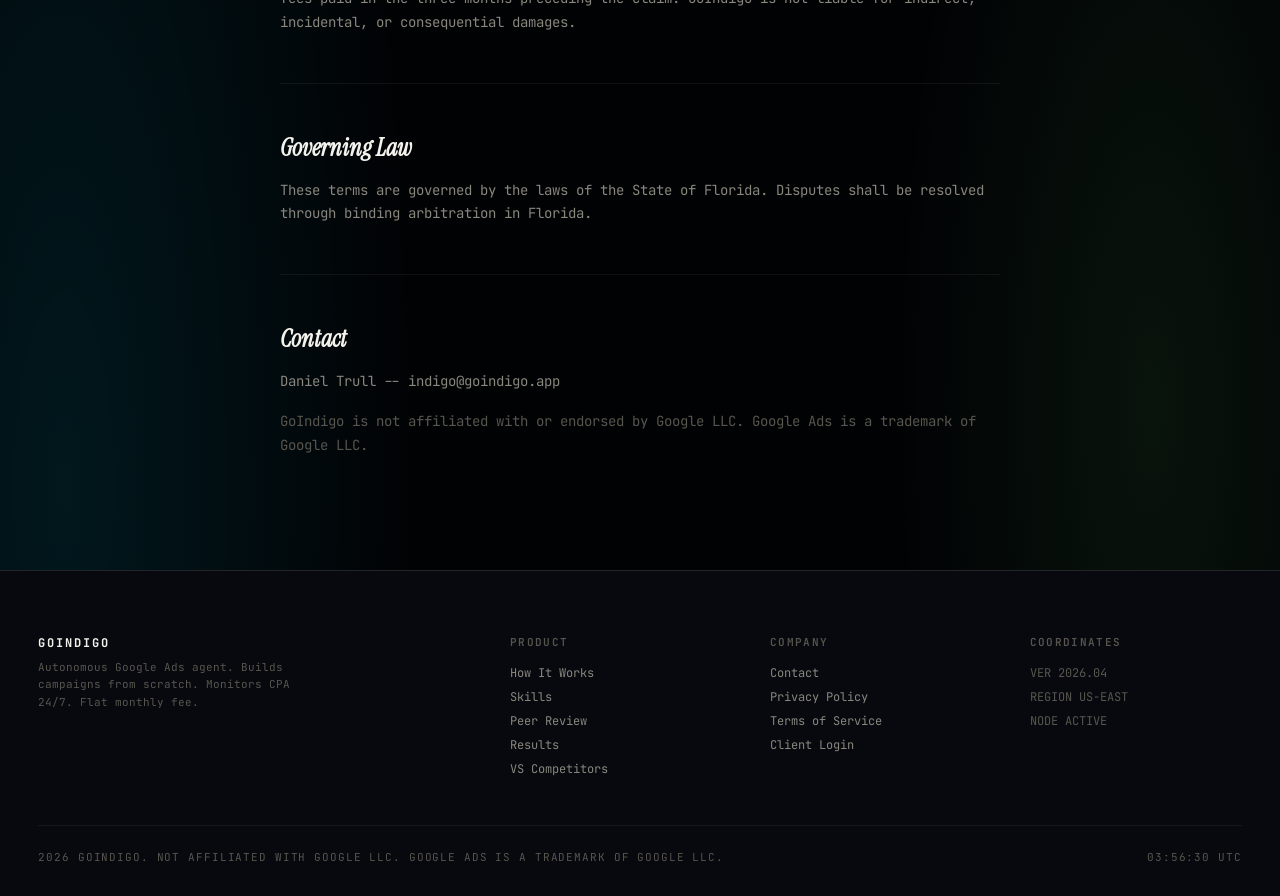
<file: terms.html>
<!DOCTYPE html>
<html lang="en" data-open="false">
<head>
<meta charset="UTF-8">
<meta name="viewport" content="width=device-width, initial-scale=1.0">
<title>Terms of Service -- GoIndigo</title>
<link rel="preconnect" href="https://fonts.googleapis.com">
<link rel="preconnect" href="https://fonts.gstatic.com" crossorigin>
<link href="https://fonts.googleapis.com/css2?family=JetBrains+Mono:wght@300;400;500;600;700&family=Instrument+Serif:ital@0;1&display=swap" rel="stylesheet">
<link rel="stylesheet" href="assets/base.css">
<link rel="stylesheet" href="assets/trip.css">
</head>
<body>
<div id="meta-strip" class="meta-strip"></div>
<nav id="site-nav"></nav>
<div class="page-hero">
  <div class="hero-word" aria-hidden="true">goindigo</div>
  <div class="wrap page-hero__inner">
    <a href="index.html" class="page-hero__back">&larr; Back to Home</a>
    <span class="page-hero__tag">Legal / Terms</span>
    <h1>Terms of Service</h1>
    <p class="page-hero__sub">Last updated April 2026. Plain language.</p>
  </div>
</div>

<section class="section wrap"><div class="legal-body">
  <h2>Acceptance</h2>
  <p>By using GoIndigo you agree to these terms. If you do not agree, do not use the service.</p>
  <h2>Description of Services</h2>
  <p>GoIndigo is an autonomous Google Ads management service. We connect to your Google Ads account and manage campaigns on a flat monthly fee basis.</p>
  <h2>No Guarantee of Results</h2>
  <p>Advertising results depend on market conditions, competition, ad spend, and many other factors outside our control. We do not guarantee specific CPA targets, conversion rates, or revenue outcomes.</p>
  <h2>Client Responsibilities</h2>
  <p>You must be the authorized owner or administrator of the Google Ads account you connect. You are responsible for your ad spend budget and for reviewing and approving agent recommendations.</p>
  <h2>Fees and Payment</h2>
  <p>Fees are charged monthly in advance. We do not charge a percentage of your ad spend. Fees are non-refundable except as required by law.</p>
  <h2>Cancellation</h2>
  <p>You may cancel at any time. Cancellation takes effect at the end of your current billing period. We will remove access to your Google account within 5 business days of cancellation.</p>
  <h2>Intellectual Property</h2>
  <p>All ad copy, headlines, descriptions, keyword lists, and campaign structures produced by GoIndigo for your campaigns become your property upon payment. GoIndigo retains the right to use anonymized performance data for internal research.</p>
  <h2>Limited Power of Attorney -- Google Ads Management</h2>
  <div class="legal-box"><p><strong>By connecting your Google Ads account to GoIndigo and engaging our services, you grant GoIndigo a limited, revocable power of attorney to act as your authorized agent for the purpose of managing your Google Ads account.</strong></p></div>
  <h3>Scope</h3>
  <ul>
    <li>Adjust keyword bids and bidding strategies</li>
    <li>Pause, enable, or modify campaign and ad group settings</li>
    <li>Adjust daily and campaign-level budgets within agreed parameters</li>
    <li>Add and manage negative keywords and exclusion lists</li>
    <li>Create, edit, and upload ad copy including headlines, descriptions, and extensions</li>
    <li>Build new campaigns, ad groups, and keyword lists from scratch</li>
    <li>Execute any optimization action you explicitly approve</li>
  </ul>
  <h3>Approve-Before-Execute</h3>
  <p>GoIndigo operates on an approve-before-execute model. No changes will be executed without your explicit approval through the GoIndigo dashboard. The sole exception is an emergency CPA protection pause when a campaign exceeds its target by more than 200% -- in which case you are notified immediately.</p>
  <h3>Limitations</h3>
  <p>This LPOA does not authorize GoIndigo to make payments, change billing information, transfer account ownership, or grant access to third parties.</p>
  <h3>Revocation</h3>
  <p>You may revoke this authority at any time by cancelling your subscription or removing access at <a href="https://myaccount.google.com/permissions" target="_blank">myaccount.google.com/permissions</a>.</p>
  <h2>Google API Compliance</h2>
  <p>By using GoIndigo you confirm that you are the authorized owner or administrator of the connected Google Ads account and that your use of GoIndigo complies with Google Ads Terms and Conditions.</p>
  <h2>Limitation of Liability</h2>
  <p>GoIndigo's total liability for any claim arising from these terms shall not exceed the fees paid in the three months preceding the claim. GoIndigo is not liable for indirect, incidental, or consequential damages.</p>
  <h2>Governing Law</h2>
  <p>These terms are governed by the laws of the State of Florida. Disputes shall be resolved through binding arbitration in Florida.</p>
  <h2>Contact</h2>
  <p>Daniel Trull -- indigo@goindigo.app</p>
  <p style="color:var(--fg-3);">GoIndigo is not affiliated with or endorsed by Google LLC. Google Ads is a trademark of Google LLC.</p>
</div></section>
<footer id="site-footer"></footer>
<script src="assets/shell.js"></script>

</body>
</html>
</file>
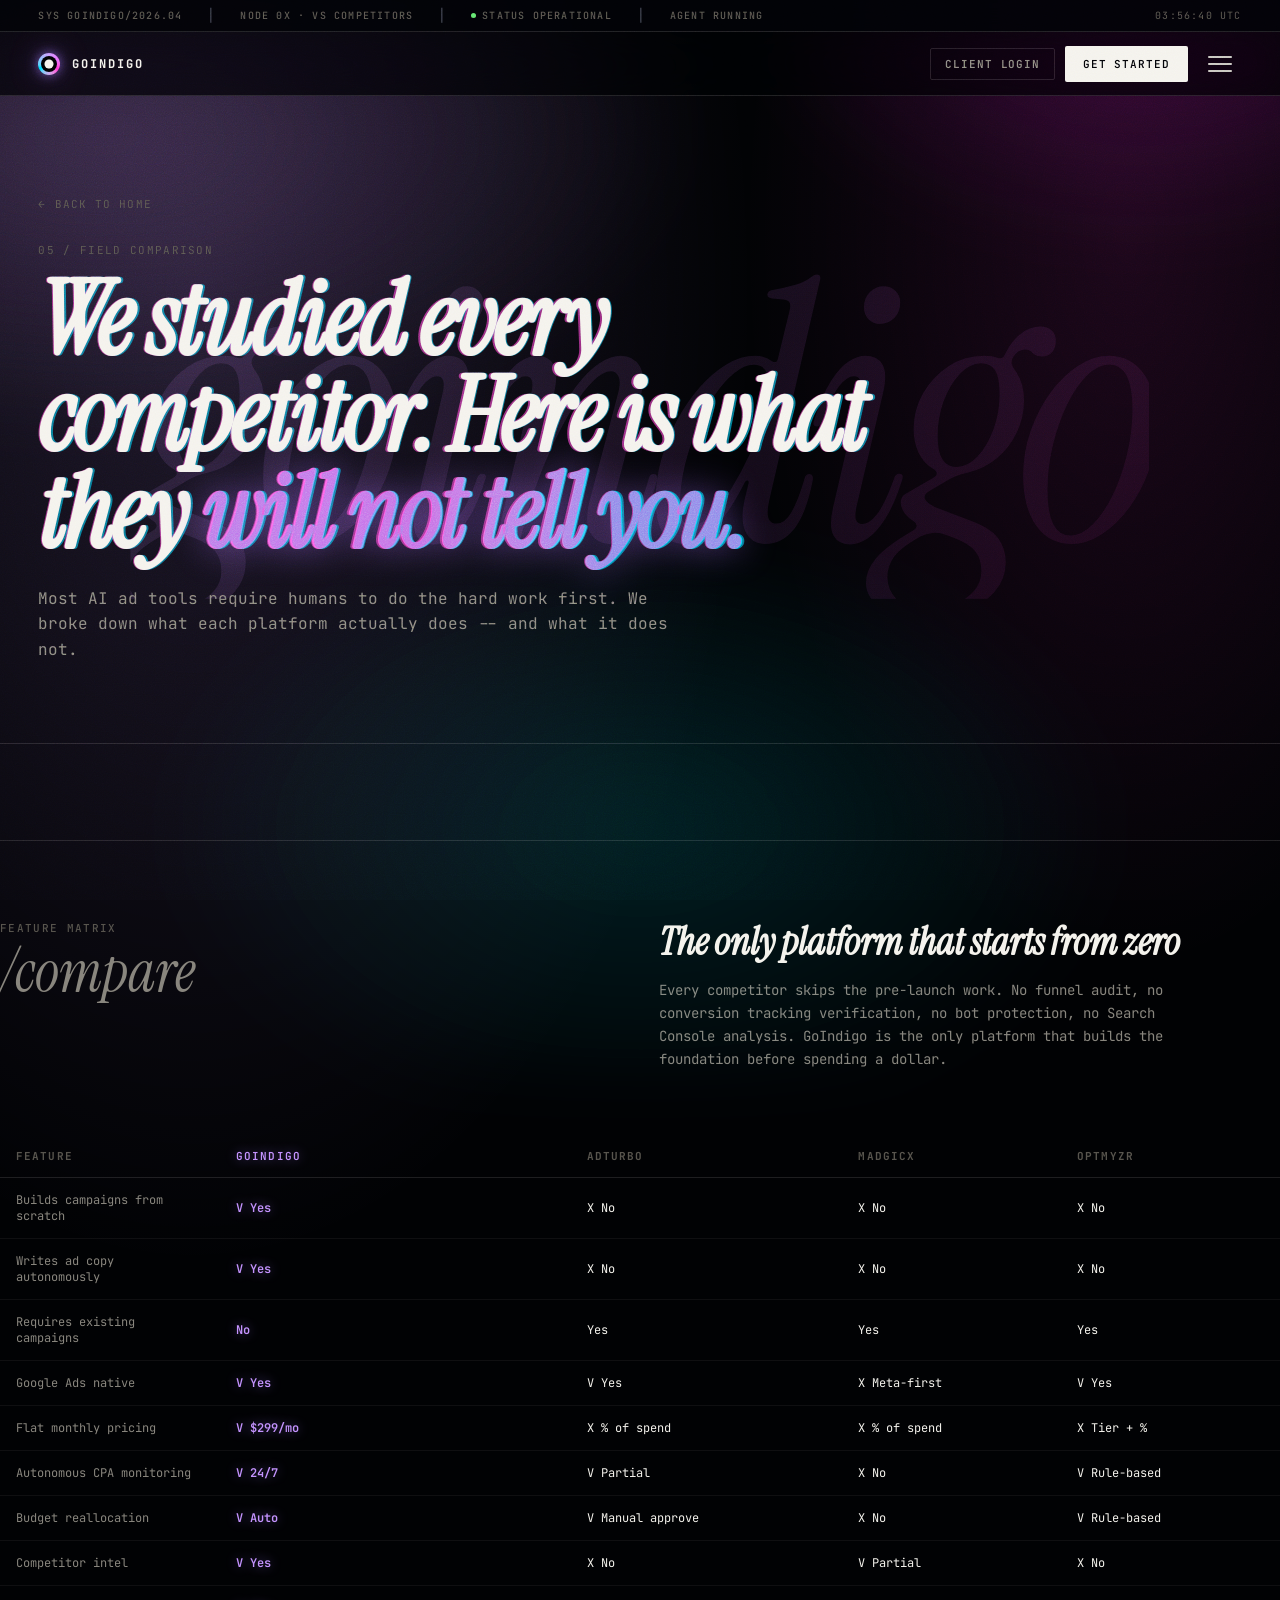
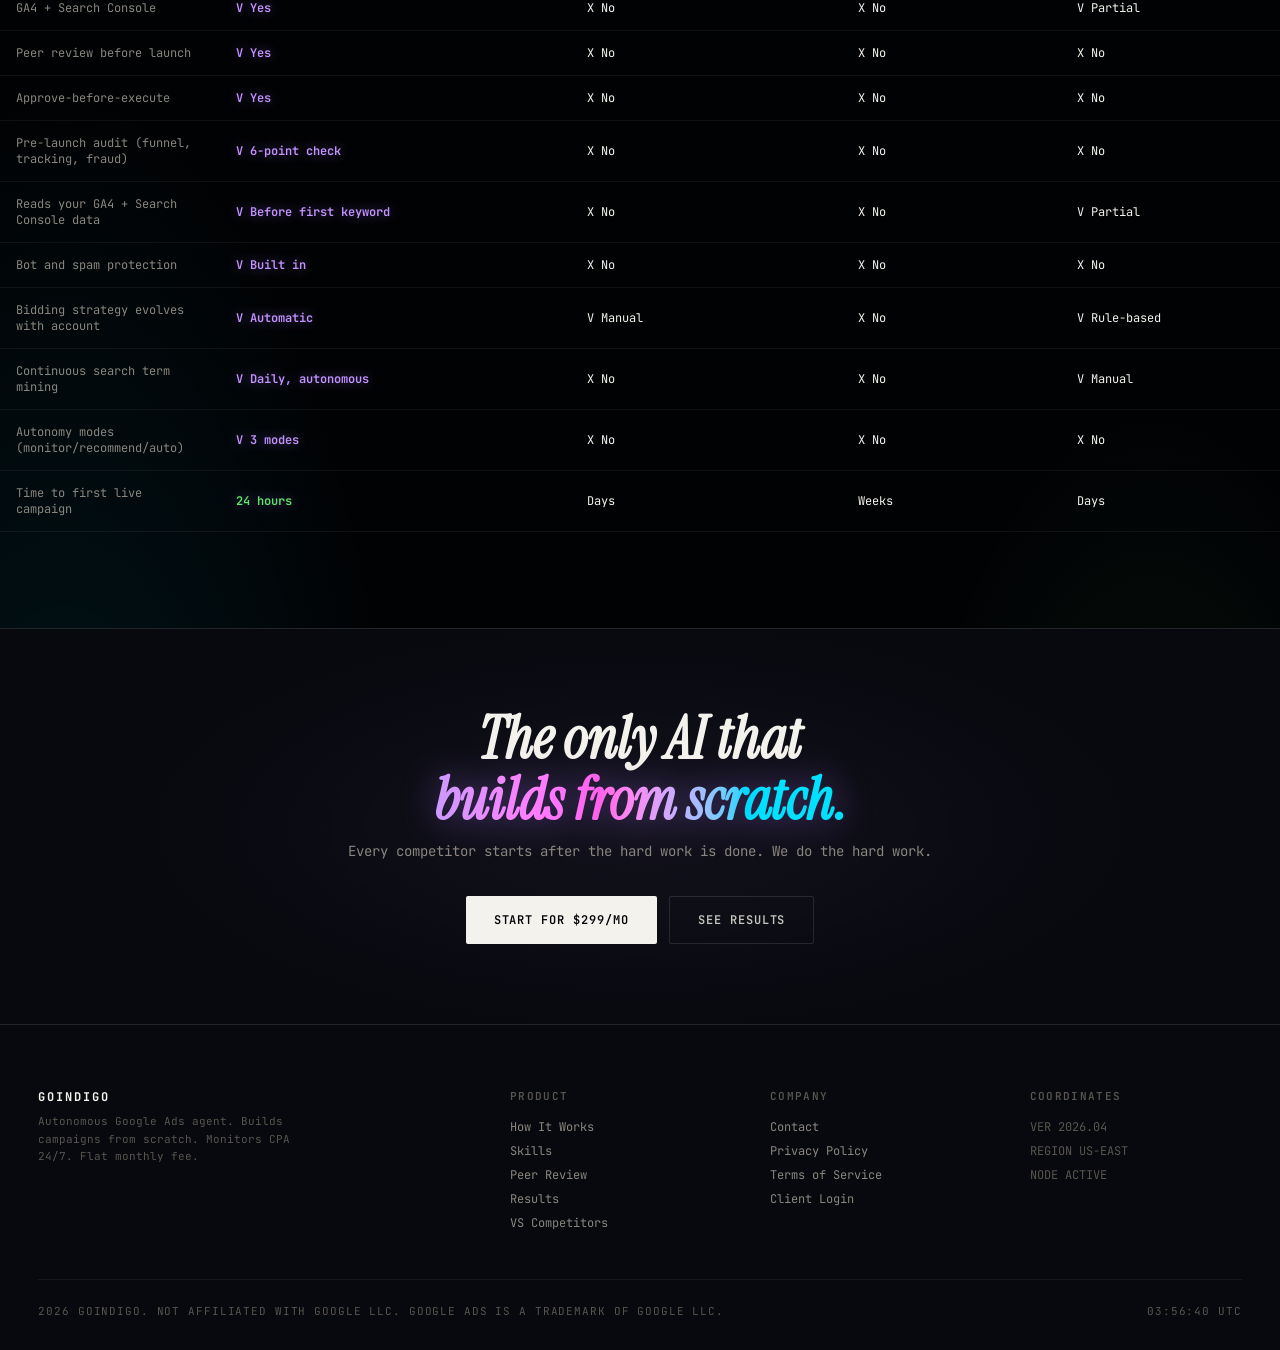
<file: vs-competitors.html>
<!DOCTYPE html>
<html lang="en" data-open="false">
<head>
<meta charset="UTF-8">
<meta name="viewport" content="width=device-width, initial-scale=1.0">
<title>VS Competitors -- GoIndigo</title>
<link rel="preconnect" href="https://fonts.googleapis.com">
<link rel="preconnect" href="https://fonts.gstatic.com" crossorigin>
<link href="https://fonts.googleapis.com/css2?family=JetBrains+Mono:wght@300;400;500;600;700&family=Instrument+Serif:ital@0;1&display=swap" rel="stylesheet">
<link rel="stylesheet" href="assets/base.css">
<link rel="stylesheet" href="assets/trip.css">
</head>
<body>
<div id="meta-strip" class="meta-strip"></div>
<nav id="site-nav"></nav>
<div class="page-hero">
  <div class="hero-word" aria-hidden="true">goindigo</div>
  <div class="wrap page-hero__inner">
    <a href="index.html" class="page-hero__back">&larr; Back to Home</a>
    <span class="page-hero__tag">05 / Field Comparison</span>
    <h1>We studied every<br>competitor. Here is what<br>they <span class="italic-serif accent">will not tell you.</span></h1>
    <p class="page-hero__sub">Most AI ad tools require humans to do the hard work first. We broke down what each platform actually does -- and what it does not.</p>
  </div>
</div>

<section class="section wrap">
  <div class="s-head rv">
    <div class="s-head__num"><span class="label-upper">Feature Matrix</span><span class="big serif italic-serif">/compare</span></div>
    <div class="s-head__title"><h2>The only platform that starts from zero</h2><p>Every competitor skips the pre-launch work. No funnel audit, no conversion tracking verification, no bot protection, no Search Console analysis. GoIndigo is the only platform that builds the foundation before spending a dollar.</p></div>
  </div>
  <div style="overflow-x:auto;" class="rv">
    <table class="vs-table">
      <thead>
        <tr>
          <th style="width:220px;">Feature</th>
          <th class="col-us">GoIndigo</th>
          <th>AdTurbo</th>
          <th>Madgicx</th>
          <th>Optmyzr</th>
        </tr>
      </thead>
      <tbody>
        <tr><td>Builds campaigns from scratch</td><td class="col-us">V Yes</td><td>X No</td><td>X No</td><td>X No</td></tr>
        <tr><td>Writes ad copy autonomously</td><td class="col-us">V Yes</td><td>X No</td><td>X No</td><td>X No</td></tr>
        <tr><td>Requires existing campaigns</td><td class="col-us">No</td><td>Yes</td><td>Yes</td><td>Yes</td></tr>
        <tr><td>Google Ads native</td><td class="col-us">V Yes</td><td>V Yes</td><td>X Meta-first</td><td>V Yes</td></tr>
        <tr><td>Flat monthly pricing</td><td class="col-us">V $299/mo</td><td>X % of spend</td><td>X % of spend</td><td>X Tier + % </td></tr>
        <tr><td>Autonomous CPA monitoring</td><td class="col-us">V 24/7</td><td>V Partial</td><td>X No</td><td>V Rule-based</td></tr>
        <tr><td>Budget reallocation</td><td class="col-us">V Auto</td><td>V Manual approve</td><td>X No</td><td>V Rule-based</td></tr>
        <tr><td>Competitor intel</td><td class="col-us">V Yes</td><td>X No</td><td>V Partial</td><td>X No</td></tr>
        <tr><td>GA4 + Search Console</td><td class="col-us">V Yes</td><td>X No</td><td>X No</td><td>V Partial</td></tr>
        <tr><td>Peer review before launch</td><td class="col-us">V Yes</td><td>X No</td><td>X No</td><td>X No</td></tr>
        <tr><td>Approve-before-execute</td><td class="col-us">V Yes</td><td>X No</td><td>X No</td><td>X No</td></tr>
        <tr><td>Pre-launch audit (funnel, tracking, fraud)</td><td class="col-us">V 6-point check</td><td>X No</td><td>X No</td><td>X No</td></tr>
        <tr><td>Reads your GA4 + Search Console data</td><td class="col-us">V Before first keyword</td><td>X No</td><td>X No</td><td>V Partial</td></tr>
        <tr><td>Bot and spam protection</td><td class="col-us">V Built in</td><td>X No</td><td>X No</td><td>X No</td></tr>
        <tr><td>Bidding strategy evolves with account</td><td class="col-us">V Automatic</td><td>V Manual</td><td>X No</td><td>V Rule-based</td></tr>
        <tr><td>Continuous search term mining</td><td class="col-us">V Daily, autonomous</td><td>X No</td><td>X No</td><td>V Manual</td></tr>
        <tr><td>Autonomy modes (monitor/recommend/auto)</td><td class="col-us">V 3 modes</td><td>X No</td><td>X No</td><td>X No</td></tr>
        <tr><td>Time to first live campaign</td><td class="col-us" style="color:var(--green);">24 hours</td><td>Days</td><td>Weeks</td><td>Days</td></tr>
      </tbody>
    </table>
  </div>
</section>
<div class="cta-strip"><div class="cta-strip__inner wrap rv"><h2>The only AI that<br><span class="italic-serif accent">builds from scratch.</span></h2><p>Every competitor starts after the hard work is done. We do the hard work.</p><div class="cta-strip__btns"><a href="contact.html" class="btn btn-primary"><span>Start for $299/mo</span></a><a href="results.html" class="btn btn-ghost"><span>See Results</span></a></div></div></div>
<footer id="site-footer"></footer>
<script src="assets/shell.js"></script>

</body>
</html>
</file>
<file: assets/base.css>
/* ============================================================
   GOINDIGO BASE SYSTEM — DESIGN TOKENS + COMPONENTS
   ============================================================ */

@import url('https://fonts.googleapis.com/css2?family=JetBrains+Mono:wght@300;400;500;600;700&family=Instrument+Serif:ital@0;1&display=swap');

/* ── TOKENS ── */
:root {
  /* Canvas */
  --ink-0: oklch(11% 0.012 270);
  --ink-1: oklch(14% 0.012 270);
  --ink-2: oklch(18% 0.014 270);
  --ink-3: oklch(24% 0.016 270);
  --ink-4: oklch(34% 0.018 270);
  --ink-line: oklch(95% 0.008 90 / 0.12);
  --ink-line-soft: oklch(95% 0.008 90 / 0.06);

  /* Foreground */
  --fg-0: oklch(96% 0.008 90);
  --fg-1: oklch(82% 0.010 90);
  --fg-2: oklch(62% 0.012 90);
  --fg-3: oklch(45% 0.012 90);

  /* Signals */
  --indigo: oklch(78% 0.22 295);
  --magenta: oklch(70% 0.28 340);
  --cyan: oklch(82% 0.16 215);
  --green: oklch(82% 0.20 145);
  --amber: oklch(82% 0.16 75);
  --red: oklch(72% 0.22 25);

  /* Type scale */
  --t-7xl: clamp(64px, 11vw, 168px);
  --t-6xl: clamp(56px, 8vw, 120px);
  --t-5xl: clamp(44px, 6vw, 88px);
  --t-4xl: clamp(36px, 4.5vw, 64px);
  --t-3xl: clamp(28px, 3vw, 44px);
  --t-2xl: 24px;
  --t-xl: 20px;
  --t-lg: 16px;
  --t-md: 14px;
  --t-sm: 12px;
  --t-xs: 11px;

  /* Layout */
  --gutter: clamp(20px, 3vw, 48px);
  --maxw: 1480px;
  --radius: 2px;
  --radius-lg: 4px;

  /* Fonts */
  --font-mono: 'JetBrains Mono', 'Courier New', monospace;
  --font-serif: 'Instrument Serif', Georgia, serif;

  /* Nav */
  --nav-h: 64px;
  --meta-h: 32px;
}

@media (max-width: 720px) {
  :root { --gutter: 16px; }
}

/* ── RESET ── */
*, *::before, *::after { margin: 0; padding: 0; box-sizing: border-box; }
html { scroll-behavior: smooth; -webkit-font-smoothing: antialiased; }
body {
  font-family: var(--font-mono);
  background: oklch(8% 0.012 270);
  color: var(--fg-0);
  overflow-x: hidden;
  min-height: 100vh;
}
a { color: inherit; text-decoration: none; }
img { display: block; max-width: 100%; }
button { font-family: inherit; cursor: pointer; border: none; background: none; }

/* ── LAYOUT ── */
.wrap {
  max-width: var(--maxw);
  margin: 0 auto;
  padding: 0 var(--gutter);
}
.grid-2 { display: grid; grid-template-columns: 1fr 1fr; gap: calc(var(--gutter) * 2); }
.grid-3 { display: grid; grid-template-columns: repeat(3, 1fr); gap: var(--gutter); }
.grid-4 { display: grid; grid-template-columns: repeat(4, 1fr); gap: var(--gutter); }

@media (max-width: 900px) {
  .grid-2, .grid-3, .grid-4 { grid-template-columns: 1fr; }
}
@media (min-width: 720px) and (max-width: 1100px) {
  .grid-4 { grid-template-columns: repeat(2, 1fr); }
  .grid-3 { grid-template-columns: repeat(2, 1fr); }
}

/* ── TYPOGRAPHY ── */
.mono { font-family: var(--font-mono); }
.serif { font-family: var(--font-serif); }
.italic-serif { font-family: var(--font-serif); font-style: italic; }

.display-1 { font-family: var(--font-serif); font-style: italic; font-size: var(--t-7xl); line-height: 0.92; letter-spacing: -0.02em; color: var(--fg-0); }
.display-2 { font-family: var(--font-serif); font-style: italic; font-size: var(--t-6xl); line-height: 0.94; letter-spacing: -0.02em; color: var(--fg-0); }
.display-3 { font-family: var(--font-serif); font-style: italic; font-size: var(--t-5xl); line-height: 0.96; letter-spacing: -0.015em; color: var(--fg-0); }

.label-upper {
  font-family: var(--font-mono);
  font-size: var(--t-xs);
  font-weight: 500;
  letter-spacing: 0.12em;
  text-transform: uppercase;
  color: var(--fg-2);
}

/* ── SECTION HEAD ── */
.s-head {
  display: grid;
  grid-template-columns: 1fr 1fr;
  gap: var(--gutter);
  padding: 80px 0 64px;
  border-top: 1px solid var(--ink-line);
}
.s-head__num { display: flex; flex-direction: column; gap: 8px; }
.s-head__num .label-upper { color: var(--fg-3); }
.s-head__num .big { font-family: var(--font-serif); font-style: italic; font-size: var(--t-4xl); color: var(--fg-2); line-height: 1; }
.s-head__title h2 {
  font-family: var(--font-serif);
  font-style: italic;
  font-size: var(--t-3xl);
  line-height: 1.1;
  color: var(--fg-0);
  margin-bottom: 16px;
}
.s-head__title p { font-size: var(--t-md); color: var(--fg-2); line-height: 1.65; max-width: 520px; }

@media (max-width: 720px) {
  .s-head { grid-template-columns: 1fr; padding: 48px 0 40px; }
}

/* ── PILL / STATUS ── */
.pill {
  display: inline-flex;
  align-items: center;
  gap: 8px;
  height: 24px;
  padding: 0 12px;
  border-radius: 999px;
  border: 1px solid var(--ink-line);
  background: var(--ink-2);
  font-family: var(--font-mono);
  font-size: var(--t-xs);
  font-weight: 500;
  letter-spacing: 0.10em;
  text-transform: uppercase;
  color: var(--fg-1);
}
.pill .dot {
  width: 6px;
  height: 6px;
  border-radius: 50%;
  background: var(--green);
  animation: pulse 1.6s ease-in-out infinite;
}
.pill--accent {
  border-color: oklch(78% 0.22 295 / 0.4);
  background: oklch(78% 0.22 295 / 0.08);
  color: var(--indigo);
}
.pill--amber { border-color: oklch(82% 0.16 75 / 0.4); background: oklch(82% 0.16 75 / 0.08); color: var(--amber); }
.pill--green { border-color: oklch(82% 0.20 145 / 0.4); background: oklch(82% 0.20 145 / 0.08); color: var(--green); }

/* ── BRACKET LABEL ── */
.bracket {
  font-family: var(--font-mono);
  font-size: var(--t-xs);
  font-weight: 600;
  letter-spacing: 0.12em;
  text-transform: uppercase;
  color: var(--fg-2);
}
.bracket::before { content: '[ '; color: var(--indigo); }
.bracket::after { content: ' ]'; color: var(--indigo); }

/* ── BUTTONS ── */
.btn {
  position: relative;
  display: inline-flex;
  align-items: center;
  justify-content: center;
  height: 48px;
  padding: 0 28px;
  border-radius: var(--radius);
  font-family: var(--font-mono);
  font-size: var(--t-sm);
  font-weight: 600;
  letter-spacing: 0.08em;
  text-transform: uppercase;
  overflow: hidden;
  transition: transform 0.2s, box-shadow 0.2s;
}
.btn::before {
  content: '';
  position: absolute;
  inset: 0;
  background: linear-gradient(92deg, var(--indigo), var(--magenta), var(--cyan));
  opacity: 0;
  transition: opacity 0.3s;
}
.btn:hover::before { opacity: 1; }
.btn:hover { transform: translateY(-1px); }
.btn span { position: relative; z-index: 1; }

.btn-primary {
  background: var(--fg-0);
  color: var(--ink-0);
}
.btn-primary:hover {
  box-shadow: 0 8px 32px oklch(78% 0.22 295 / 0.35);
  color: var(--fg-0);
}
.btn-ghost {
  background: transparent;
  color: var(--fg-1);
  border: 1px solid var(--ink-line);
}
.btn-ghost:hover {
  border-color: oklch(78% 0.22 295 / 0.5);
  color: var(--fg-0);
}

/* ── KV ROW ── */
.kv {
  display: flex;
  justify-content: space-between;
  align-items: baseline;
  padding: 10px 0;
  border-bottom: 1px dashed var(--ink-line-soft);
  gap: 16px;
}
.kv:last-child { border-bottom: none; }
.kv__k { font-size: var(--t-xs); color: var(--fg-3); letter-spacing: 0.08em; text-transform: uppercase; }
.kv__v { font-size: var(--t-sm); color: var(--fg-1); font-weight: 500; text-align: right; }
.kv__v--green { color: var(--green); }
.kv__v--amber { color: var(--amber); }
.kv__v--indigo { color: var(--indigo); }

/* ── CARD ── */
.card {
  background: var(--ink-2);
  border: 1px solid var(--ink-line);
  border-radius: var(--radius);
  padding: 28px;
}
.card--raised { background: var(--ink-3); }
.card__head {
  display: flex;
  align-items: center;
  justify-content: space-between;
  margin-bottom: 20px;
  padding-bottom: 16px;
  border-bottom: 1px solid var(--ink-line-soft);
}
.card__title { font-size: var(--t-md); font-weight: 600; color: var(--fg-0); letter-spacing: 0.06em; text-transform: uppercase; }

/* ── BIG NUMBERS ── */
.bignums { display: grid; grid-template-columns: repeat(4, 1fr); gap: 1px; background: var(--ink-line); border: 1px solid var(--ink-line); border-radius: var(--radius); overflow: hidden; }
.bignum { background: var(--ink-1); padding: 40px 28px; }
.bignum__v {
  font-family: var(--font-serif);
  font-style: italic;
  font-size: var(--t-5xl);
  line-height: 1;
  background: linear-gradient(140deg, var(--fg-0) 0%, var(--indigo) 60%, var(--magenta) 100%);
  -webkit-background-clip: text;
  -webkit-text-fill-color: transparent;
  background-clip: text;
  filter: drop-shadow(0 0 20px oklch(78% 0.22 295 / 0.4));
  display: block;
  margin-bottom: 12px;
}
.bignum__k { font-size: var(--t-xs); color: var(--fg-3); letter-spacing: 0.10em; text-transform: uppercase; display: block; margin-bottom: 4px; }
.bignum__d { font-size: var(--t-sm); color: var(--fg-2); line-height: 1.4; }

@media (max-width: 900px) {
  .bignums { grid-template-columns: repeat(2, 1fr); }
}
@media (max-width: 480px) {
  .bignums { grid-template-columns: 1fr; }
  .bignum__v { font-size: var(--t-4xl); }
}

/* ── SCROLL REVEAL ── */
.rv { opacity: 0; transform: translateY(16px); transition: opacity 0.6s ease, transform 0.6s ease; }
.rv.in { opacity: 1; transform: translateY(0); }

/* ── SECTION SPACING ── */
.section { padding: 96px 0; }
.section--lg { padding: 128px 0; }
.section--sm { padding: 64px 0; }

/* ── VS TABLE ── */
.vs-table { width: 100%; border-collapse: collapse; }
.vs-table th, .vs-table td { padding: 14px 16px; border-bottom: 1px solid var(--ink-line-soft); font-size: var(--t-sm); text-align: left; }
.vs-table th { font-size: var(--t-xs); letter-spacing: 0.10em; text-transform: uppercase; color: var(--fg-3); border-bottom: 1px solid var(--ink-line); }
.vs-table td:first-child { color: var(--fg-2); }
.vs-table .col-us { color: var(--indigo); font-weight: 600; text-shadow: 0 0 12px oklch(78% 0.22 295 / 0.4); }
.vs-table tr:hover td { background: var(--ink-2); }

/* ── PRICING ── */
.pricing-grid { display: grid; grid-template-columns: repeat(3, 1fr); gap: 1px; background: var(--ink-line); border: 1px solid var(--ink-line); border-radius: var(--radius); overflow: hidden; }
.plan { background: var(--ink-1); padding: 40px 32px; }
.plan--featured {
  background: linear-gradient(160deg, oklch(22% 0.06 270) 0%, oklch(18% 0.08 295) 100%);
  border-left: 1px solid oklch(78% 0.22 295 / 0.3);
  border-right: 1px solid oklch(78% 0.22 295 / 0.3);
  box-shadow: inset 0 0 60px oklch(78% 0.22 295 / 0.06);
}
.plan__tier { font-size: var(--t-xs); font-weight: 600; letter-spacing: 0.14em; text-transform: uppercase; color: var(--fg-3); margin-bottom: 12px; }
.plan__price { font-family: var(--font-serif); font-style: italic; font-size: var(--t-5xl); line-height: 1; color: var(--fg-0); margin-bottom: 4px; }
.plan__price sup { font-size: var(--t-xl); vertical-align: top; margin-top: 8px; font-style: normal; }
.plan__billing { font-size: var(--t-xs); color: var(--fg-3); margin-bottom: 32px; letter-spacing: 0.08em; }
.plan__features { list-style: none; margin-bottom: 36px; display: flex; flex-direction: column; gap: 10px; }
.plan__features li { font-size: var(--t-sm); color: var(--fg-2); padding-left: 20px; position: relative; }
.plan__features li::before { content: 'V'; position: absolute; left: 0; color: var(--green); font-weight: 700; font-size: 10px; }
.plan--featured .plan__price { color: var(--indigo); filter: drop-shadow(0 0 16px oklch(78% 0.22 295 / 0.45)); }
.plan--featured .plan__features li::before { color: var(--indigo); }

@media (max-width: 900px) {
  .pricing-grid { grid-template-columns: 1fr; background: transparent; border: none; gap: 12px; }
  .plan { border: 1px solid var(--ink-line); border-radius: var(--radius); }
}

/* ── LEGAL PAGES ── */
.legal-body { max-width: 720px; margin: 0 auto; }
.legal-body h2 { font-family: var(--font-serif); font-style: italic; font-size: var(--t-2xl); color: var(--fg-0); margin: 48px 0 16px; padding-top: 48px; border-top: 1px solid var(--ink-line-soft); }
.legal-body h2:first-child { margin-top: 0; padding-top: 0; border-top: none; }
.legal-body h3 { font-size: var(--t-md); font-weight: 600; color: var(--fg-1); margin: 28px 0 10px; letter-spacing: 0.06em; text-transform: uppercase; }
.legal-body p { font-size: var(--t-md); color: var(--fg-2); line-height: 1.7; margin-bottom: 16px; }
.legal-body ul { margin: 12px 0 16px 20px; }
.legal-body ul li { font-size: var(--t-md); color: var(--fg-2); line-height: 1.7; margin-bottom: 8px; }
.legal-body a { color: var(--indigo); }
.legal-body a:hover { color: var(--cyan); }
.legal-box { background: var(--ink-2); border: 1px solid oklch(78% 0.22 295 / 0.3); border-left: 3px solid var(--indigo); padding: 20px 24px; border-radius: var(--radius); margin: 20px 0; }
.legal-box p { margin-bottom: 0; color: var(--fg-1); }

/* ── ANIMATIONS ── */
@keyframes pulse {
  0%, 100% { opacity: 1; transform: scale(1); }
  50% { opacity: 0.35; transform: scale(0.7); }
}
@keyframes spin {
  from { transform: rotate(0deg); }
  to { transform: rotate(360deg); }
}
@keyframes blink {
  0%, 90%, 100% { transform: scaleY(1); }
  95% { transform: scaleY(0.1); }
}
@keyframes lf {
  from { opacity: 0; transform: translateX(-8px); }
  to { opacity: 1; transform: translateX(0); }
}
@keyframes drift {
  0%, 100% { transform: translate(0, 0) rotate(0deg) scale(1); }
  25% { transform: translate(3%, 2%) rotate(4deg) scale(1.03); }
  50% { transform: translate(-2%, 3%) rotate(-5deg) scale(1.06); }
  75% { transform: translate(2%, -2%) rotate(3deg) scale(1.02); }
}
@keyframes gridpan {
  from { transform: translate(0, 0); }
  to { transform: translate(60px, 60px); }
}
@keyframes tick {
  from { transform: translateX(0); }
  to { transform: translateX(-50%); }
}
@keyframes menuIn {
  from { opacity: 0; transform: translateY(12px); }
  to { opacity: 1; transform: translateY(0); }
}
@keyframes progressBar {
  0% { width: 12%; }
  100% { width: 100%; }
}

@media (prefers-reduced-motion: reduce) {
  .rv { opacity: 1; transform: none; transition: none; }
  * { animation-duration: 0.01ms !important; animation-iteration-count: 1 !important; transition-duration: 0.01ms !important; }
}

/* ── CONTACT FORM ── */
.form-group { display: flex; flex-direction: column; gap: 8px; }
.form-group label { font-size: var(--t-xs); font-weight: 600; letter-spacing: 0.12em; text-transform: uppercase; color: var(--fg-3); }
.form-group input, .form-group select, .form-group textarea {
  background: var(--ink-2);
  border: 1px solid var(--ink-line);
  border-radius: var(--radius);
  color: var(--fg-0);
  font-family: var(--font-mono);
  font-size: var(--t-md);
  padding: 12px 16px;
  outline: none;
  transition: border-color 0.2s;
  width: 100%;
  appearance: none;
}
.form-group input:focus, .form-group select:focus, .form-group textarea:focus { border-color: oklch(78% 0.22 295 / 0.6); }
.form-group textarea { resize: vertical; min-height: 100px; }
.form-row { display: grid; grid-template-columns: 1fr 1fr; gap: 16px; }
@media (max-width: 600px) { .form-row { grid-template-columns: 1fr; } }
</file>
<file: assets/trip.css>
/* ============================================================
   GOINDIGO TRIP LAYER — AURORA, CHROMATIC, GRAIN, HAMBURGER
   ============================================================ */

/* ── ATMOSPHERE ── */
body {
  background-color: oklch(8% 0.012 270);
  background-image:
    radial-gradient(ellipse 80% 60% at 15% 10%, oklch(78% 0.22 295 / 0.14) 0%, transparent 55%),
    radial-gradient(ellipse 60% 50% at 88% 8%, oklch(70% 0.28 340 / 0.10) 0%, transparent 50%),
    radial-gradient(ellipse 50% 60% at 5% 90%, oklch(82% 0.16 215 / 0.10) 0%, transparent 55%),
    radial-gradient(ellipse 40% 40% at 90% 88%, oklch(82% 0.20 145 / 0.08) 0%, transparent 50%);
  position: relative;
}

/* Grain + scanlines overlay */
body::before {
  content: '';
  position: fixed;
  inset: 0;
  z-index: 9998;
  pointer-events: none;
  opacity: 0.45;
  mix-blend-mode: overlay;
  background-image:
    url("data:image/svg+xml,%3Csvg xmlns='http://www.w3.org/2000/svg' width='300' height='300'%3E%3Cfilter id='n'%3E%3CfeTurbulence type='fractalNoise' baseFrequency='0.9' numOctaves='4' stitchTiles='stitch'/%3E%3C/filter%3E%3Crect width='300' height='300' filter='url(%23n)' opacity='1'/%3E%3C/svg%3E"),
    repeating-linear-gradient(0deg, transparent, transparent 2px, oklch(5% 0 0 / 0.04) 2px, oklch(5% 0 0 / 0.04) 4px);
  background-size: 300px 300px, 100% 4px;
}

/* Aurora blobs */
body::after {
  content: '';
  position: fixed;
  inset: -20%;
  z-index: 0;
  pointer-events: none;
  mix-blend-mode: screen;
  filter: blur(30px) saturate(140%);
  background:
    radial-gradient(ellipse 55% 40% at 20% 25%, oklch(78% 0.22 295 / 0.18) 0%, transparent 60%),
    radial-gradient(ellipse 40% 35% at 78% 15%, oklch(70% 0.28 340 / 0.15) 0%, transparent 55%),
    radial-gradient(ellipse 45% 40% at 50% 80%, oklch(82% 0.16 215 / 0.12) 0%, transparent 60%);
  animation: drift 28s ease-in-out alternate infinite;
}

/* Subtle grid pan */
.bg-grid {
  position: fixed;
  inset: 0;
  z-index: 0;
  pointer-events: none;
  opacity: 0.04;
  background-image:
    linear-gradient(var(--ink-line) 1px, transparent 1px),
    linear-gradient(90deg, var(--ink-line) 1px, transparent 1px);
  background-size: 60px 60px;
  animation: gridpan 60s linear infinite;
}

/* ── CHROMATIC ABERRATION ── */
.display-1, .display-2, .display-3, .page-hero h1, .chroma {
  text-shadow:
    -1.5px 0 0 oklch(72% 0.26 340 / 0.55),
    1.5px 0 0 oklch(78% 0.18 215 / 0.55);
}

/* ── GRADIENT ACCENT TYPE ── */
.italic-serif.accent {
  background: linear-gradient(92deg, oklch(80% 0.22 295), oklch(78% 0.26 340) 40%, oklch(82% 0.20 215) 80%);
  -webkit-background-clip: text;
  -webkit-text-fill-color: transparent;
  background-clip: text;
  filter: drop-shadow(0 0 18px oklch(70% 0.24 295 / 0.45));
}

/* ── SPINNING EYE GLYPH ── */
.eye-glyph {
  position: relative;
  width: 22px;
  height: 22px;
  border-radius: 50%;
  background: conic-gradient(var(--indigo), var(--magenta), var(--cyan), var(--indigo));
  animation: spin 12s linear infinite;
  box-shadow: 0 0 12px oklch(78% 0.22 295 / 0.5), 0 0 32px oklch(78% 0.22 295 / 0.2);
  flex-shrink: 0;
}
.eye-glyph::before {
  content: '';
  position: absolute;
  inset: 3px;
  border-radius: 50%;
  background: oklch(8% 0.012 270);
}
.eye-glyph::after {
  content: '';
  position: absolute;
  width: 9px;
  height: 9px;
  top: 50%;
  left: 50%;
  transform: translate(-50%, -50%);
  border-radius: 50%;
  background: var(--fg-0);
  animation: blink 6s ease-in-out infinite;
  z-index: 1;
}

/* ── HERO BACKDROP WORD ── */
.hero-word {
  position: absolute;
  left: 50%;
  top: 50%;
  transform: translate(-50%, -50%);
  font-family: var(--font-serif);
  font-style: italic;
  font-size: clamp(180px, 28vw, 460px);
  line-height: 1;
  white-space: nowrap;
  background: linear-gradient(135deg, oklch(78% 0.22 295 / 0.12), oklch(70% 0.28 340 / 0.06));
  -webkit-background-clip: text;
  -webkit-text-fill-color: transparent;
  background-clip: text;
  pointer-events: none;
  user-select: none;
  letter-spacing: -0.04em;
}

/* ── META STRIP ── */
.meta-strip {
  position: sticky;
  top: 0;
  z-index: 60;
  height: var(--meta-h);
  background: oklch(10% 0.015 270 / 0.95);
  border-bottom: 1px solid var(--ink-line);
  display: flex;
  align-items: center;
  padding: 0 var(--gutter);
  gap: 24px;
  overflow: hidden;
  backdrop-filter: blur(12px);
}
.meta-strip__item {
  font-size: 10px;
  font-weight: 500;
  letter-spacing: 0.12em;
  text-transform: uppercase;
  color: var(--fg-3);
  white-space: nowrap;
  display: flex;
  align-items: center;
  gap: 6px;
}
.meta-strip__item .dot { width: 5px; height: 5px; border-radius: 50%; background: var(--green); animation: pulse 1.6s ease-in-out infinite; flex-shrink: 0; }
.meta-strip__sep { color: var(--ink-4); }
.meta-strip__clock { margin-left: auto; color: var(--fg-3); font-size: 10px; letter-spacing: 0.12em; }

@media (max-width: 720px) {
  .meta-strip__item:not(:first-child):not(.meta-strip__clock) { display: none; }
}

/* ── NAV ── */
.site-nav {
  position: sticky;
  top: var(--meta-h);
  z-index: 50;
  height: var(--nav-h);
  background: oklch(8% 0.012 270 / 0.72);
  backdrop-filter: blur(18px) saturate(160%);
  border-bottom: 1px solid var(--ink-line);
  display: grid;
  grid-template-columns: auto 1fr auto;
  align-items: center;
  padding: 0 var(--gutter);
  gap: 20px;
}
.nav-brand {
  display: flex;
  align-items: center;
  gap: 12px;
  text-decoration: none;
}
.nav-brand__name {
  font-family: var(--font-mono);
  font-size: var(--t-sm);
  font-weight: 700;
  letter-spacing: 0.16em;
  text-transform: uppercase;
  color: var(--fg-0);
}
.nav-actions {
  display: flex;
  align-items: center;
  gap: 10px;
}

/* Hamburger trigger */
.ham {
  width: 44px;
  height: 36px;
  display: flex;
  flex-direction: column;
  justify-content: center;
  align-items: center;
  gap: 5px;
  cursor: pointer;
  background: none;
  border: none;
  padding: 4px;
}
.ham__bar {
  width: 24px;
  height: 2px;
  background: var(--fg-1);
  border-radius: 1px;
  transition: transform 0.35s cubic-bezier(0.7, 0, 0.2, 1), opacity 0.35s, background 0.2s;
  transform-origin: center;
}
.ham[aria-expanded="true"] .ham__bar:nth-child(1) { transform: translateY(7px) rotate(45deg); background: var(--fg-0); }
.ham[aria-expanded="true"] .ham__bar:nth-child(2) { opacity: 0; }
.ham[aria-expanded="true"] .ham__bar:nth-child(3) { transform: translateY(-7px) rotate(-45deg); background: var(--fg-0); }

/* Login + Get Started */
.nav-login {
  font-size: var(--t-xs);
  font-weight: 600;
  letter-spacing: 0.08em;
  text-transform: uppercase;
  color: var(--fg-2);
  padding: 8px 14px;
  border: 1px solid var(--ink-line);
  border-radius: var(--radius);
  transition: color 0.2s, border-color 0.2s;
}
.nav-login:hover { color: var(--fg-0); border-color: oklch(78% 0.22 295 / 0.4); }

@media (max-width: 720px) {
  .nav-login, .nav-getstarted { display: none; }
}

/* ── HAMBURGER OVERLAY ── */
.menu-overlay {
  position: fixed;
  inset: 0;
  z-index: 100;
  background: oklch(8% 0.012 270 / 0.92);
  backdrop-filter: blur(24px) saturate(160%);
  display: flex;
  flex-direction: column;
  opacity: 0;
  pointer-events: none;
  transition: opacity 0.35s;
  overflow: hidden;
}
.menu-overlay::before {
  content: '';
  position: absolute;
  inset: -20%;
  background:
    radial-gradient(ellipse 60% 50% at 15% 30%, oklch(78% 0.22 295 / 0.12) 0%, transparent 55%),
    radial-gradient(ellipse 40% 40% at 82% 65%, oklch(70% 0.28 340 / 0.10) 0%, transparent 50%);
  filter: blur(40px);
  pointer-events: none;
  animation: drift 28s ease-in-out alternate infinite;
}
.menu-overlay::after {
  content: '';
  position: absolute;
  inset: 0;
  background-image:
    linear-gradient(var(--ink-line-soft) 1px, transparent 1px),
    linear-gradient(90deg, var(--ink-line-soft) 1px, transparent 1px);
  background-size: 80px 80px;
  opacity: 0.3;
  pointer-events: none;
  -webkit-mask-image: radial-gradient(ellipse 80% 80% at 50% 50%, black 0%, transparent 100%);
  mask-image: radial-gradient(ellipse 80% 80% at 50% 50%, black 0%, transparent 100%);
}

[data-open="true"] .menu-overlay {
  opacity: 1;
  pointer-events: all;
}

.menu-overlay__inner {
  position: relative;
  z-index: 1;
  flex: 1;
  display: flex;
  flex-direction: column;
  justify-content: center;
  padding: calc(var(--nav-h) + var(--meta-h) + 32px) var(--gutter) 64px;
  max-width: var(--maxw);
  margin: 0 auto;
  width: 100%;
}

.menu-item {
  display: grid;
  grid-template-columns: 80px 1fr auto;
  align-items: center;
  padding: 20px 0;
  border-top: 1px solid var(--ink-line-soft);
  text-decoration: none;
  position: relative;
  overflow: hidden;
  transition: padding-left 0.4s ease;
  opacity: 0;
  transform: translateY(12px);
}
.menu-item:last-child { border-bottom: 1px solid var(--ink-line-soft); }

[data-open="true"] .menu-item {
  animation: menuIn 0.6s cubic-bezier(0.2, 0.7, 0.2, 1) forwards;
}
[data-open="true"] .menu-item:nth-child(1) { animation-delay: 0.05s; }
[data-open="true"] .menu-item:nth-child(2) { animation-delay: 0.10s; }
[data-open="true"] .menu-item:nth-child(3) { animation-delay: 0.15s; }
[data-open="true"] .menu-item:nth-child(4) { animation-delay: 0.20s; }
[data-open="true"] .menu-item:nth-child(5) { animation-delay: 0.25s; }
[data-open="true"] .menu-item:nth-child(6) { animation-delay: 0.30s; }
[data-open="true"] .menu-item:nth-child(7) { animation-delay: 0.35s; }

.menu-item:hover { padding-left: 24px; }

.menu-item__num {
  font-family: var(--font-mono);
  font-size: var(--t-xs);
  font-weight: 600;
  letter-spacing: 0.12em;
  color: var(--fg-3);
  text-transform: uppercase;
}
.menu-item__label {
  font-family: var(--font-serif);
  font-style: italic;
  font-size: clamp(40px, 7vw, 96px);
  line-height: 1;
  color: var(--fg-1);
  transition: color 0.3s;
  background: linear-gradient(90deg, var(--fg-0) 0%, var(--fg-0) 50%, var(--indigo) 50%);
  background-size: 200% 100%;
  background-position: 0% 0%;
  -webkit-background-clip: text;
  -webkit-text-fill-color: transparent;
  background-clip: text;
  transition: background-position 0.4s ease;
}
.menu-item:hover .menu-item__label { background-position: -100% 0%; }
.menu-item:hover .menu-item__label {
  text-shadow: none;
  filter: none;
}
.menu-item:hover {
  --rgb-shadow: -1px 0 0 oklch(72% 0.26 340 / 0.5), 1px 0 0 oklch(78% 0.18 215 / 0.5);
}
.menu-item__meta {
  font-family: var(--font-mono);
  font-size: var(--t-xs);
  letter-spacing: 0.12em;
  text-transform: uppercase;
  color: var(--fg-3);
  text-align: right;
}

.menu-item--active .menu-item__num { color: var(--green); }
.menu-item--active::before {
  content: '';
  position: absolute;
  left: -28px;
  top: 50%;
  transform: translateY(-50%);
  width: 6px;
  height: 6px;
  border-radius: 50%;
  background: var(--green);
}

@media (max-width: 720px) {
  .menu-item { grid-template-columns: 36px 1fr; }
  .menu-item__meta { display: none; }
}

/* Menu close button */
.menu-close {
  position: absolute;
  top: calc(var(--meta-h) + 16px);
  right: var(--gutter);
  width: 44px;
  height: 44px;
  display: flex;
  align-items: center;
  justify-content: center;
  cursor: pointer;
  color: var(--fg-2);
  font-size: 20px;
  z-index: 2;
  border: 1px solid var(--ink-line);
  border-radius: var(--radius);
  background: var(--ink-2);
  transition: color 0.2s, border-color 0.2s;
}
.menu-close:hover { color: var(--fg-0); border-color: var(--ink-line); }

/* ── FOOTER ── */
.site-footer {
  border-top: 1px solid var(--ink-line);
  padding: 64px 0 32px;
  background: var(--ink-1);
}
.footer-grid {
  display: grid;
  grid-template-columns: 2fr 1fr 1fr 1fr;
  gap: 48px;
  margin-bottom: 48px;
}
.footer-brand__name { font-size: var(--t-sm); font-weight: 700; letter-spacing: 0.16em; text-transform: uppercase; color: var(--fg-0); margin-bottom: 8px; }
.footer-brand__tag { font-size: var(--t-xs); color: var(--fg-3); line-height: 1.6; max-width: 280px; }
.footer-col__head { font-size: var(--t-xs); font-weight: 600; letter-spacing: 0.12em; text-transform: uppercase; color: var(--fg-3); margin-bottom: 16px; }
.footer-col__links { display: flex; flex-direction: column; gap: 8px; }
.footer-col__links a { font-size: var(--t-sm); color: var(--fg-2); transition: color 0.2s; }
.footer-col__links a:hover { color: var(--fg-0); }
.footer-bottom {
  padding-top: 24px;
  border-top: 1px solid var(--ink-line-soft);
  display: flex;
  justify-content: space-between;
  align-items: center;
  flex-wrap: wrap;
  gap: 12px;
}
.footer-copy { font-size: var(--t-xs); color: var(--fg-3); letter-spacing: 0.08em; }
.footer-clock { font-size: var(--t-xs); color: var(--fg-3); letter-spacing: 0.08em; }

@media (max-width: 900px) {
  .footer-grid { grid-template-columns: 1fr 1fr; }
}
@media (max-width: 600px) {
  .footer-grid { grid-template-columns: 1fr; }
  .footer-bottom { flex-direction: column; text-align: center; }
}

/* ── PAGE HERO ── */
.page-hero {
  position: relative;
  overflow: hidden;
  padding: 96px 0 80px;
  border-bottom: 1px solid var(--ink-line);
}
.page-hero__inner { position: relative; z-index: 2; }
.page-hero__back {
  display: inline-flex;
  align-items: center;
  gap: 8px;
  font-size: var(--t-xs);
  letter-spacing: 0.10em;
  text-transform: uppercase;
  color: var(--fg-3);
  margin-bottom: 32px;
  transition: color 0.2s;
}
.page-hero__back:hover { color: var(--fg-1); }
.page-hero__tag { display: block; font-size: var(--t-xs); letter-spacing: 0.12em; text-transform: uppercase; color: var(--fg-3); margin-bottom: 16px; }
.page-hero h1 {
  font-family: var(--font-serif);
  font-style: italic;
  font-size: var(--t-6xl);
  line-height: 0.94;
  letter-spacing: -0.02em;
  color: var(--fg-0);
  margin-bottom: 24px;
  max-width: 900px;
}
.page-hero__sub { font-size: var(--t-lg); color: var(--fg-2); line-height: 1.6; max-width: 640px; }

/* ── TICKER ── */
.ticker-wrap {
  overflow: hidden;
  border-top: 1px solid var(--ink-line);
  border-bottom: 1px solid var(--ink-line);
  height: 40px;
  display: flex;
  align-items: center;
  background: var(--ink-1);
}
.ticker-track {
  display: flex;
  animation: tick 60s linear infinite;
  white-space: nowrap;
}
.ticker-item {
  display: inline-flex;
  align-items: center;
  gap: 16px;
  padding: 0 32px;
  font-size: var(--t-xs);
  letter-spacing: 0.12em;
  text-transform: uppercase;
  color: var(--fg-2);
}
.ticker-item .pill { flex-shrink: 0; }

/* ── SECTION RULE ── */
.s-rule { height: 1px; background: var(--ink-line); margin: 0; }

/* ── CODE BLOCK ── */
.code-block {
  background: var(--ink-0);
  border: 1px solid var(--ink-line);
  border-radius: var(--radius);
  padding: 20px 24px;
  font-size: var(--t-sm);
  color: var(--fg-2);
  line-height: 1.8;
  overflow-x: auto;
}
.code-block .tok-key { color: var(--cyan); }
.code-block .tok-val { color: var(--green); }
.code-block .tok-num { color: var(--amber); }
.code-block .tok-comment { color: var(--fg-3); }
.code-block .tok-build { color: var(--indigo); }

/* ── AGENT MONITOR ── */
.agent-monitor {
  border: 1px solid oklch(78% 0.22 295 / 0.25);
  border-radius: var(--radius);
  background: var(--ink-1);
  box-shadow: 0 0 60px oklch(78% 0.22 295 / 0.08), inset 0 0 40px oklch(78% 0.22 295 / 0.03);
  overflow: hidden;
}
.agent-monitor__header {
  display: flex;
  align-items: center;
  gap: 12px;
  padding: 14px 20px;
  border-bottom: 1px solid var(--ink-line);
  background: var(--ink-0);
}
.agent-monitor__title { font-size: var(--t-xs); font-weight: 600; letter-spacing: 0.12em; text-transform: uppercase; color: var(--fg-2); }
.agent-monitor__body { display: grid; grid-template-columns: 1fr 1fr 1fr; }
.monitor-col {
  padding: 20px;
  border-right: 1px solid var(--ink-line-soft);
}
.monitor-col:last-child { border-right: none; }
.monitor-col__head { font-size: var(--t-xs); letter-spacing: 0.10em; text-transform: uppercase; color: var(--fg-3); margin-bottom: 16px; display: flex; align-items: center; gap: 8px; }
.log-entry {
  display: flex;
  gap: 8px;
  align-items: baseline;
  font-size: var(--t-xs);
  padding: 3px 0;
  animation: lf 0.5s ease;
}
.log-ts { color: var(--fg-3); font-weight: 300; flex-shrink: 0; }
.log-tag { padding: 1px 5px; border-radius: 2px; font-weight: 700; font-size: 9px; letter-spacing: 0.08em; flex-shrink: 0; }
.tag--build { background: oklch(78% 0.22 295 / 0.15); color: var(--indigo); }
.tag--bid { background: oklch(82% 0.16 75 / 0.15); color: var(--amber); }
.tag--ok { background: oklch(82% 0.20 145 / 0.15); color: var(--green); }
.tag--alert { background: oklch(72% 0.22 25 / 0.15); color: var(--red); }
.log-msg { color: var(--fg-2); line-height: 1.5; }

.progress-wrap { margin: 16px 0 8px; }
.progress-label { display: flex; justify-content: space-between; font-size: var(--t-xs); color: var(--fg-3); margin-bottom: 6px; }
.progress-bar { height: 3px; background: var(--ink-3); border-radius: 2px; overflow: hidden; }
.progress-fill { height: 100%; background: linear-gradient(90deg, var(--indigo), var(--magenta)); border-radius: 2px; animation: progressBar 60s linear infinite; }

.kpi-grid { display: grid; grid-template-columns: 1fr 1fr; gap: 12px; }
.kpi-card { background: var(--ink-2); border: 1px solid var(--ink-line-soft); border-radius: var(--radius); padding: 14px; }
.kpi-card__v { font-family: var(--font-serif); font-style: italic; font-size: var(--t-3xl); line-height: 1; color: var(--indigo); filter: drop-shadow(0 0 8px oklch(78% 0.22 295 / 0.4)); }
.kpi-card__k { font-size: 9px; letter-spacing: 0.10em; text-transform: uppercase; color: var(--fg-3); margin-top: 4px; }

.monitor-footer {
  padding: 12px 20px;
  border-top: 1px solid var(--ink-line-soft);
  background: var(--ink-0);
  overflow: hidden;
}

@media (max-width: 900px) {
  .agent-monitor__body { grid-template-columns: 1fr; }
  .monitor-col { border-right: none; border-bottom: 1px solid var(--ink-line-soft); }
  .monitor-col:last-child { border-bottom: none; }
}

/* ── SKILL CARDS ── */
.skill-card {
  border: 1px solid var(--ink-line);
  border-radius: var(--radius);
  background: var(--ink-2);
  padding: 32px 28px;
  position: relative;
  overflow: hidden;
  transition: border-color 0.3s, box-shadow 0.3s;
}
.skill-card:hover {
  border-color: oklch(78% 0.22 295 / 0.35);
  box-shadow: 0 0 40px oklch(78% 0.22 295 / 0.08);
}
.skill-card::before {
  content: '';
  position: absolute;
  top: 0; left: 0; right: 0;
  height: 2px;
  background: linear-gradient(90deg, var(--indigo), var(--magenta));
  opacity: 0;
  transition: opacity 0.3s;
}
.skill-card:hover::before { opacity: 1; }
.skill-card__num { font-size: var(--t-xs); letter-spacing: 0.14em; text-transform: uppercase; color: var(--fg-3); margin-bottom: 16px; }
.skill-card__name { font-family: var(--font-serif); font-style: italic; font-size: var(--t-2xl); color: var(--fg-0); margin-bottom: 12px; }
.skill-card__desc { font-size: var(--t-sm); color: var(--fg-2); line-height: 1.65; margin-bottom: 20px; }
.skill-card__tags { display: flex; flex-wrap: wrap; gap: 6px; margin-top: auto; }
.skill-tag { font-size: 9px; letter-spacing: 0.10em; text-transform: uppercase; color: var(--fg-3); border: 1px solid var(--ink-line); padding: 3px 8px; border-radius: var(--radius); }
.skill-card__score { position: absolute; top: 28px; right: 28px; font-size: var(--t-xs); color: var(--indigo); letter-spacing: 0.08em; }

/* ── PEER REVIEW GATES ── */
.review-gate {
  border: 1px solid var(--ink-line);
  border-radius: var(--radius);
  overflow: hidden;
  transition: border-color 0.3s;
}
.review-gate:hover { border-color: oklch(82% 0.20 145 / 0.3); }
.review-gate__header {
  display: grid;
  grid-template-columns: 60px 1fr auto;
  align-items: center;
  gap: 16px;
  padding: 20px 24px;
  background: var(--ink-2);
  border-bottom: 1px solid var(--ink-line-soft);
  cursor: pointer;
}
.review-gate__num { font-family: var(--font-serif); font-style: italic; font-size: var(--t-3xl); color: var(--fg-3); line-height: 1; }
.review-gate__title { font-size: var(--t-md); font-weight: 600; color: var(--fg-0); letter-spacing: 0.04em; }
.review-gate__status { display: flex; align-items: center; gap: 8px; font-size: var(--t-xs); }
.gate-pass { color: var(--green); }
.gate-pending { color: var(--amber); }
.review-gate__body { padding: 24px; background: var(--ink-1); }

/* ── CTA STRIP ── */
.cta-strip {
  background: var(--ink-1);
  border-top: 1px solid var(--ink-line);
  padding: 80px 0;
  text-align: center;
  position: relative;
  overflow: hidden;
}
.cta-strip::before {
  content: '';
  position: absolute;
  inset: 0;
  background: radial-gradient(ellipse 60% 80% at 50% 50%, oklch(78% 0.22 295 / 0.06) 0%, transparent 65%);
  pointer-events: none;
}
.cta-strip__inner { position: relative; z-index: 1; }
.cta-strip h2 { font-family: var(--font-serif); font-style: italic; font-size: var(--t-4xl); line-height: 1.05; color: var(--fg-0); margin-bottom: 12px; }
.cta-strip p { font-size: var(--t-md); color: var(--fg-2); margin-bottom: 36px; }
.cta-strip__btns { display: flex; gap: 12px; justify-content: center; flex-wrap: wrap; }
</file>
